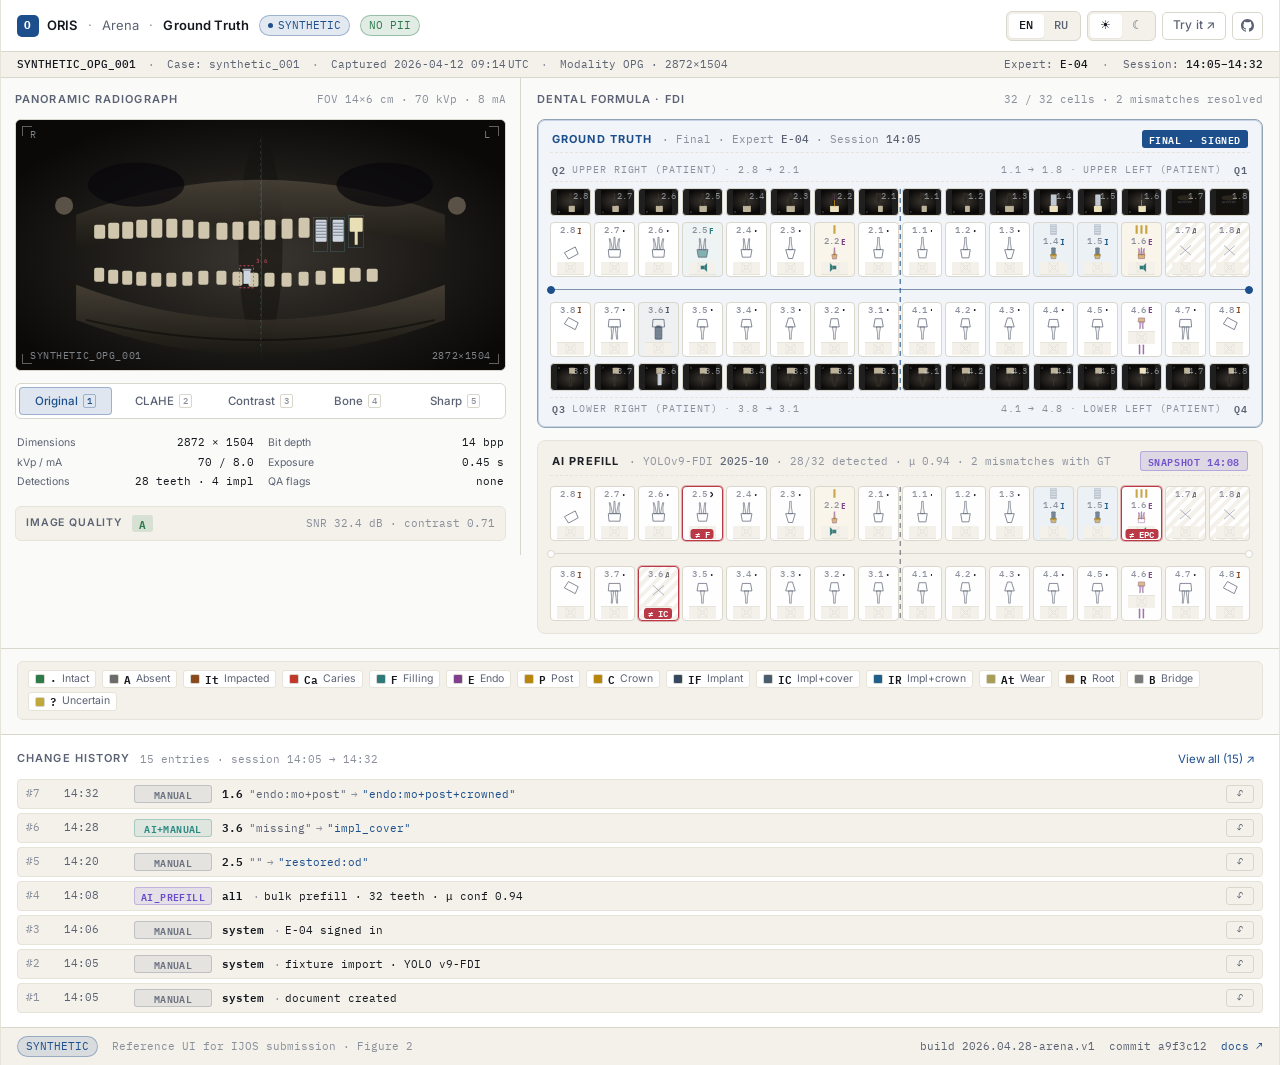
<file: docs/figure2.html>
<!doctype html>
<html lang="en" data-theme="light" data-lang="en">
<head>
<meta charset="utf-8">
<title>ORIS v0.1 · Reference Application</title>
<meta name="viewport" content="width=1280">
<link rel="preconnect" href="https://fonts.googleapis.com">
<link rel="preconnect" href="https://fonts.gstatic.com" crossorigin>
<link href="https://fonts.googleapis.com/css2?family=Inter:wght@400;500;600;700&family=IBM+Plex+Mono:wght@400;500;600&display=swap" rel="stylesheet">
<style>
  /* ============ TOKENS ============ */
  :root {
    --bg: #050507;
    --surface: #0e1117;
    --surface-2: #161a24;
    --surface-3: #1d2230;
    --border: #242a3a;
    --border-soft: #1b202c;
    --border-strong: #3a4256;
    --text: #e6e8ee;
    --text-muted: #8a93a6;
    --text-dim: #5b6478;
    --accent: #6dc4d8;
    --accent-ink: #061013;
    --danger: #e0556b;

    --src-manual: #8a93a6;
    --src-ai: #a78bfa;
    --src-ai-manual: #5fbab2;

    /* status palette — print-safe, identical in both themes */
    --st-present: #2c7a4a;
    --st-missing: #6b6b6b;
    --st-impacted: #8a4a20;
    --st-caries: #c0392b;
    --st-attrition: #a89e58;
    --st-root: #8c5e2a;
    --st-restored: #2c7a7a;
    --st-endo: #7e3f8c;
    --st-impl: #34495e;
    --st-impl-cover: #4a5d70;
    --st-impl-heal: #5e6f80;
    --st-impl-rest: #1f5f8c;
    --st-post: #b8860b;
    --st-crowned: #b8860b;
    --st-bridge: #7a7a7a;
    --st-bar: #4a4a4a;
    --st-cantilever: #7a6a7a;
    --st-uncertain: #c0a83a;

    --font-ui: 'Inter', system-ui, sans-serif;
    --font-mono: 'IBM Plex Mono', ui-monospace, monospace;
  }
  [data-theme="light"] {
    --bg: #fafaf8;
    --surface: #ffffff;
    --surface-2: #f3f1ea;
    --surface-3: #ebe8de;
    --border: #d9d6cc;
    --border-soft: #e6e3d9;
    --border-strong: #b6b1a3;
    --text: #15181f;
    --text-muted: #5b6273;
    --text-dim: #8a8f9c;
    --accent: #1d4f8c;
    --accent-ink: #ffffff;
    --danger: #b8323f;

    --src-manual: #6b7180;
    --src-ai: #6b4cc8;
    --src-ai-manual: #2a8a82;
  }

  * { box-sizing: border-box; }
  html, body { margin: 0; padding: 0; }
  body {
    background: var(--bg);
    color: var(--text);
    font-family: var(--font-ui);
    font-size: 13px;
    line-height: 1.4;
    -webkit-font-smoothing: antialiased;
  }
  .mono { font-family: var(--font-mono); font-variant-numeric: tabular-nums; }
  .tabular { font-variant-numeric: tabular-nums; }
  :focus-visible { outline: 2px solid var(--accent); outline-offset: 2px; border-radius: 3px; }

  button { font: inherit; }

  /* ============ SHELL ============ */
  .app {
    width: 1280px;
    margin: 0 auto;
    background: var(--bg);
    border-left: 1px solid var(--border-soft);
    border-right: 1px solid var(--border-soft);
  }

  /* ============ TOPBAR ============ */
  .topbar {
    height: 52px;
    display: flex; align-items: center;
    padding: 0 16px;
    border-bottom: 1px solid var(--border);
    background: var(--surface);
    gap: 10px;
    white-space: nowrap;
  }
  .brand { display: flex; align-items: center; gap: 8px; font-weight: 600; font-size: 13px; letter-spacing: 0.01em; white-space: nowrap; flex-shrink: 0; }
  .brand-mark {
    width: 22px; height: 22px; border-radius: 5px;
    background: var(--accent); color: var(--accent-ink);
    display: grid; place-items: center;
    font-family: var(--font-mono); font-size: 11px; font-weight: 700;
  }
  .brand-sep { color: var(--text-dim); font-weight: 400; padding: 0 2px; }
  .brand-sub { color: var(--text-muted); font-weight: 400; }
  .brand-mode { color: var(--text); font-weight: 600; }

  .pill {
    display: inline-flex; align-items: center; gap: 5px;
    padding: 2px 8px; border-radius: 999px;
    font-family: var(--font-mono); font-size: 10.5px;
    border: 1px solid;
    white-space: nowrap;
    flex-shrink: 0;
  }
  .pill.synthetic {
    background: color-mix(in srgb, var(--accent) 12%, transparent);
    color: var(--accent);
    border-color: color-mix(in srgb, var(--accent) 35%, transparent);
  }
  .pill.no-pii {
    background: color-mix(in srgb, var(--st-present) 14%, transparent);
    color: var(--st-present);
    border-color: color-mix(in srgb, var(--st-present) 40%, transparent);
  }

  .topbar-right { margin-left: auto; display: flex; align-items: center; gap: 6px; }
  .seg {
    display: inline-flex; padding: 2px;
    background: var(--surface-2); border: 1px solid var(--border);
    border-radius: 6px;
  }
  .seg button {
    height: 24px; padding: 0 10px;
    background: transparent; border: 0;
    color: var(--text-muted);
    font-size: 11.5px; font-weight: 500;
    border-radius: 4px; cursor: pointer;
    font-family: var(--font-mono);
    letter-spacing: 0.03em;
  }
  .seg button[aria-pressed="true"] {
    background: var(--surface); color: var(--text);
    box-shadow: 0 1px 2px rgba(0,0,0,.06);
  }
  [data-theme="dark"] .seg button[aria-pressed="true"] { background: var(--surface-3); }

  .icon-btn {
    height: 28px; min-width: 28px; padding: 0 8px;
    display: inline-flex; align-items: center; justify-content: center; gap: 6px;
    background: transparent; color: var(--text-muted);
    border: 1px solid var(--border); border-radius: 5px;
    font-size: 12px; cursor: pointer;
    transition: color .12s, border-color .12s;
  }
  .icon-btn:hover { color: var(--text); border-color: var(--text-dim); }
  .icon-btn svg { width: 13px; height: 13px; }

  /* ============ INFO STRIP ============ */
  .infostrip {
    height: 26px;
    display: flex; align-items: center; gap: 12px;
    padding: 0 16px;
    background: var(--surface-2);
    border-bottom: 1px solid var(--border);
    font-size: 11px; color: var(--text-muted);
    font-family: var(--font-mono);
    white-space: nowrap;
    overflow: hidden;
  }
  .infostrip b { color: var(--text); font-weight: 500; }
  .infostrip .sep { color: var(--text-dim); }
  .infostrip .right { margin-left: auto; display: flex; gap: 14px; }

  /* ============ MAIN: production darwin_lab pattern ============ */
  /* Grid layout: 520px OPG + fluid formulas. Sticky disabled — preview widths
     are too narrow for sticky to behave as in production (1600+ workstation). */
  .arena-body {
    display: grid;
    grid-template-columns: 520px 1fr;
    align-items: start;
    min-width: 0;
  }
  .arena-opg-col {
    border-right: 1px solid var(--border);
    min-width: 0;
  }
  .arena-formulas-col {
    min-width: 0;
    padding: 14px 16px;
    display: flex; flex-direction: column; gap: 12px;
  }
  .legend-wrap {
    padding: 0 16px 14px;
    border-top: 1px solid var(--border);
    padding-top: 12px;
  }

  /* ============ LEFT: OPG ============ */
  .left { padding: 14px; display: flex; flex-direction: column; gap: 12px; }

  .panel-head {
    display: flex; align-items: baseline; gap: 10px;
  }
  .panel-title {
    font-size: 11px; text-transform: uppercase; letter-spacing: 0.1em;
    color: var(--text-muted); font-weight: 600;
  }
  .panel-meta {
    margin-left: auto;
    font-family: var(--font-mono); font-size: 10.5px; color: var(--text-dim);
  }

  .opg-stage {
    width: 100%;
    aspect-ratio: 488 / 250;
    background: #08090b;
    border: 1px solid var(--border);
    border-radius: 6px;
    overflow: hidden;
    position: relative;
  }
  [data-theme="light"] .opg-stage { background: #1a1a1a; }
  .opg-stage svg { width: 100%; height: 100%; display: block; }
  .opg-overlay {
    position: absolute; inset: 0;
    pointer-events: none;
    color: rgba(220,230,240,.55);
    font-family: var(--font-mono); font-size: 9.5px;
    letter-spacing: 0.06em; text-transform: uppercase;
  }
  .opg-overlay .corner { position: absolute; width: 10px; height: 10px; border: 1px solid rgba(255,255,255,.35); }
  .opg-overlay .corner.tl { top: 6px; left: 6px; border-right: 0; border-bottom: 0; }
  .opg-overlay .corner.tr { top: 6px; right: 6px; border-left: 0; border-bottom: 0; }
  .opg-overlay .corner.bl { bottom: 6px; left: 6px; border-right: 0; border-top: 0; }
  .opg-overlay .corner.br { bottom: 6px; right: 6px; border-left: 0; border-top: 0; }
  .opg-overlay .meta-tl { position: absolute; top: 8px; left: 14px; }
  .opg-overlay .meta-tr { position: absolute; top: 8px; right: 14px; }
  .opg-overlay .meta-bl { position: absolute; bottom: 8px; left: 14px; }
  .opg-overlay .meta-br { position: absolute; bottom: 8px; right: 14px; }
  .opg-overlay .axis { position: absolute; left: 50%; top: 6px; bottom: 6px; width: 1px; background: linear-gradient(to bottom, transparent, rgba(109,196,216,.25), transparent); }

  .filter-bar {
    display: flex; gap: 4px;
    background: var(--surface);
    border: 1px solid var(--border);
    border-radius: 6px;
    padding: 3px;
  }
  .filter-btn {
    flex: 1; height: 28px;
    background: transparent; border: 1px solid transparent;
    color: var(--text-muted);
    font-size: 11.5px; font-weight: 500;
    border-radius: 4px; cursor: pointer;
    display: inline-flex; align-items: center; justify-content: center; gap: 5px;
    transition: color .12s, background .12s;
  }
  .filter-btn:hover { color: var(--text); background: var(--surface-2); }
  .filter-btn[aria-pressed="true"] {
    background: color-mix(in srgb, var(--accent) 14%, transparent);
    color: var(--accent);
    border-color: color-mix(in srgb, var(--accent) 35%, transparent);
  }
  .filter-btn .kbd {
    font-family: var(--font-mono); font-size: 9px;
    color: var(--text-dim); border: 1px solid var(--border); border-radius: 2px;
    padding: 0 3px; line-height: 1.4;
  }
  .filter-btn[aria-pressed="true"] .kbd { color: var(--accent); border-color: color-mix(in srgb, var(--accent) 35%, transparent); }

  .opg-meta-grid {
    display: grid; grid-template-columns: 1fr 1fr; gap: 4px 14px;
    font-size: 11px;
    padding: 4px 2px;
  }
  .opg-meta-grid .row { display: flex; justify-content: space-between; gap: 8px; align-items: baseline; min-width: 0; }
  .opg-meta-grid .label { color: var(--text-muted); white-space: nowrap; flex-shrink: 0; font-size: 10.5px; }
  .opg-meta-grid .val { color: var(--text); font-family: var(--font-mono); font-size: 10.5px; white-space: nowrap; overflow: hidden; text-overflow: ellipsis; }

  .qa-row {
    display: flex; align-items: center; gap: 10px;
    padding: 8px 10px;
    background: var(--surface-2);
    border: 1px solid var(--border-soft);
    border-radius: 6px;
    font-size: 11.5px;
  }
  .qa-row .label { color: var(--text-muted); font-size: 10.5px; text-transform: uppercase; letter-spacing: 0.08em; font-weight: 600; }
  .qa-row .grade {
    font-family: var(--font-mono); color: var(--st-present);
    background: color-mix(in srgb, var(--st-present) 14%, transparent);
    padding: 1px 7px; border-radius: 3px;
    font-size: 11px; font-weight: 600;
  }
  .qa-row .meta { margin-left: auto; font-family: var(--font-mono); font-size: 10.5px; color: var(--text-dim); }

  /* ============ FORMULA blocks ============ */
  .right { display: contents; }
  .formula-head {
    display: flex; align-items: baseline; gap: 10px;
  }
  .formula-actions { margin-left: auto; display: flex; gap: 6px; }

  /* Wrapper blocks */
  .block {
    border: 1px solid var(--border);
    border-radius: 8px;
    padding: 10px 12px 12px;
    display: flex; flex-direction: column; gap: 6px;
    min-width: 0;
    background: var(--surface);
  }
  .block.gt {
    background: color-mix(in srgb, var(--accent) 6%, var(--surface));
    border-color: color-mix(in srgb, var(--accent) 38%, var(--border));
    box-shadow: 0 0 0 1px color-mix(in srgb, var(--accent) 20%, transparent) inset;
  }
  .block.ai {
    background: var(--surface-2);
    border-color: var(--border-soft);
    opacity: 0.96;
  }
  .block-head {
    display: flex; align-items: center; gap: 10px;
    padding: 0 2px 4px;
    border-bottom: 1px dashed var(--border-soft);
    margin-bottom: 4px;
    white-space: nowrap;
  }
  .block-head .ttl {
    font-size: 11px; text-transform: uppercase; letter-spacing: 0.1em;
    color: var(--text); font-weight: 700;
  }
  .block.gt .block-head .ttl {
    color: var(--accent);
  }
  .block-head .meta {
    font-family: var(--font-mono); font-size: 10.5px;
    color: var(--text-dim);
  }
  .block-head .meta b { color: var(--text-muted); font-weight: 500; }
  .block-head .badge {
    margin-left: auto;
    font-family: var(--font-mono); font-size: 10px;
    padding: 2px 7px; border-radius: 3px;
    letter-spacing: 0.06em; font-weight: 600;
  }
  .block.gt .block-head .badge { background: var(--accent); color: var(--accent-ink); }
  .block.ai .block-head .badge { background: color-mix(in srgb, var(--src-ai) 16%, transparent); color: var(--src-ai); border: 1px solid color-mix(in srgb, var(--src-ai) 35%, transparent); }

  /* Block-internal midline divider */
  .midline {
    position: relative;
    height: 1px;
    margin: 6px 0;
    background: var(--border);
  }
  .block.gt .midline { background: color-mix(in srgb, var(--accent) 50%, var(--border)); }
  .midline::before, .midline::after {
    content: ''; position: absolute; top: -3px; width: 6px; height: 6px;
    background: var(--surface); border: 1px solid var(--border); border-radius: 50%;
  }
  .block.gt .midline::before, .block.gt .midline::after {
    background: var(--accent);
    border-color: var(--accent);
  }
  .midline::before { left: -3px; }
  .midline::after { right: -3px; }
  .midline .lab {
    position: absolute; top: -7px; left: 50%; transform: translateX(-50%);
    background: var(--surface);
    padding: 0 8px;
    font-family: var(--font-mono); font-size: 9px;
    letter-spacing: 0.12em;
    color: var(--text-dim);
    text-transform: uppercase;
  }
  .block.gt .midline .lab { background: color-mix(in srgb, var(--accent) 6%, var(--surface)); color: var(--accent); }
  .block.ai .midline .lab { background: var(--surface-2); }

  /* AI block — same cell scale as GT (production pattern: identical structure, only chrome differs) */
  /* No size overrides; cells share --cell-w / --cell-h via .cells grid */

  /* mismatch indicator on AI cells */
  .cell.mismatch { position: relative; }
  .cell.mismatch .mm-flag {
    position: absolute; bottom: 1px; left: 50%; transform: translateX(-50%);
    display: inline-flex; align-items: center; gap: 2px;
    font-family: var(--font-mono); font-size: 8.5px;
    color: white; background: var(--danger);
    padding: 1px 4px; border-radius: 3px;
    line-height: 1; font-weight: 600;
    z-index: 2;
    white-space: nowrap;
  }
  .cell.mismatch[data-diff]:hover::before {
    content: '✗ ' attr(data-ai) ' → ' attr(data-diff);
    position: absolute; bottom: calc(100% + 6px); left: 50%; transform: translateX(-50%);
    background: var(--danger); color: white;
    font-family: var(--font-mono); font-size: 10px;
    padding: 3px 7px; border-radius: 3px; white-space: nowrap;
    z-index: 10; pointer-events: none;
  }
  .cell.mismatch[data-diff]:hover::after {
    content: ''; position: absolute; bottom: calc(100% + 2px); left: 50%; transform: translateX(-50%);
    border: 4px solid transparent; border-top-color: var(--danger);
    z-index: 10; pointer-events: none;
  }
  .cell.selected[data-ostr]:hover::before {
    content: attr(data-ostr);
    position: absolute; bottom: calc(100% + 6px); left: 50%; transform: translateX(-50%);
    background: var(--accent); color: var(--accent-ink);
    font-family: var(--font-mono); font-size: 10px;
    padding: 3px 7px; border-radius: 3px; white-space: nowrap;
    z-index: 10; pointer-events: none;
  }

  /* Quadrant labels above carousel */
  .quad-row {
    display: grid;
    grid-template-columns: 1fr 1fr;
    font-family: var(--font-mono); font-size: 9.5px;
    color: var(--text-dim);
    letter-spacing: 0.1em;
    text-transform: uppercase;
    padding: 0 2px 4px;
    border-bottom: 1px dashed var(--border-soft);
  }
  .quad-row .q { display: flex; align-items: center; gap: 6px; }
  .quad-row .q.right { justify-content: flex-end; }
  .quad-row .q .num { color: var(--text-muted); font-weight: 600; }

  /* Carousel of crops */
  .crops {
    display: grid;
    grid-template-columns: repeat(16, minmax(0, 1fr));
    gap: 3px;
    min-width: 0;
  }
  .crop {
    position: relative;
    aspect-ratio: 80 / 56;
    background: #0a0a0a;
    border: 1px solid var(--border);
    border-radius: 4px;
    overflow: hidden;
    cursor: zoom-in;
    transition: border-color .12s, transform .12s;
  }
  .crop:hover { border-color: var(--accent); transform: translateY(-1px); }
  [data-theme="light"] .crop { background: #1f1f1f; }
  .crop svg { width: 100%; height: 100%; display: block; }
  .crop .crop-fdi {
    position: absolute; top: 1px; right: 2px;
    font-family: var(--font-mono); font-size: 8.5px;
    color: rgba(220,230,240,.55);
  }
  .crop.flipped svg { transform: scaleY(-1); }

  /* AI prefill row */
  .row-band {
    display: grid;
    grid-template-columns: 78px 1fr;
    gap: 6px;
    align-items: stretch;
  }
  .band-label {
    display: flex; flex-direction: column; justify-content: center;
    padding: 4px 6px;
    border-right: 1px dashed var(--border-soft);
  }
  .band-label .ttl {
    font-size: 10.5px; text-transform: uppercase; letter-spacing: 0.08em;
    color: var(--text-muted); font-weight: 600;
  }
  .band-label .sub {
    font-family: var(--font-mono); font-size: 9.5px; color: var(--text-dim); margin-top: 2px;
  }
  .band-label .conf {
    font-family: var(--font-mono); font-size: 10.5px;
    margin-top: 4px; color: var(--src-ai); font-weight: 500;
  }
  .row-band.gt .band-label .ttl { color: var(--text); }
  .row-band.gt .band-label .pip {
    display: inline-block; width: 6px; height: 6px;
    border-radius: 50%; background: var(--accent);
    margin-right: 5px; vertical-align: middle;
  }

  .cells {
    display: grid;
    grid-template-columns: repeat(16, minmax(0, 1fr));
    gap: 3px;
    min-width: 0;
  }

  .cell {
    aspect-ratio: 48 / 64;
    min-width: 0;
    background: var(--surface);
    border: 1px solid var(--border);
    border-radius: 4px;
    position: relative;
    display: flex; flex-direction: column;
    align-items: stretch;
    overflow: hidden;
    cursor: pointer;
    transition: border-color .12s, transform .12s, box-shadow .12s;
  }
  .cell:hover { border-color: var(--text-muted); }
  .cell.selected {
    border-color: var(--accent);
    box-shadow: 0 0 0 2px color-mix(in srgb, var(--accent) 25%, transparent);
  }
  .cell.mismatch {
    border-color: var(--danger);
    box-shadow: 0 0 0 1px color-mix(in srgb, var(--danger) 35%, transparent);
  }
  .cell.flipped .anatomy { transform: scaleY(-1); }
  .cell.flipped .surfaces { transform: scaleY(-1); }

  /* Vertical midline (FDI sagittal plane) — separator on 8th cell of each row */
  /* Vertical anatomical centerline — one independent line per chart.
     Each chart's line is positioned absolutely on the .block element and
     spans from that block's top crops/cell row down to its bottom one,
     never crossing the gap to the other block. */
  .cell.midline-right { /* class kept for legacy; no styling */ }
  .block.gt, .block.ai { position: relative; }
  .anatomical-axis {
    position: absolute;
    left: 50%;
    width: 1.5px;
    transform: translateX(-0.75px);
    pointer-events: none;
    z-index: 5;
    /* Dashed look via mask. */
    -webkit-mask-image: repeating-linear-gradient(to bottom, #000 0 5px, transparent 5px 9px);
            mask-image: repeating-linear-gradient(to bottom, #000 0 5px, transparent 5px 9px);
  }
  .block.gt .anatomical-axis {
    background: color-mix(in srgb, var(--accent) 70%, transparent);
  }
  .block.ai .anatomical-axis {
    background: color-mix(in srgb, var(--text-muted) 70%, transparent);
  }

  /* Inline cell-root SVG block — sits above crown for upper, below for lower (production darwin_lab pattern) */
  .cell .cell-root {
    height: 11px;
    display: flex; align-items: center; justify-content: center;
    pointer-events: none;
    opacity: 0.75;
    flex-shrink: 0;
  }
  .cell .cell-root svg { display: block; width: 100%; height: 100%; }
  /* hide cell-root for cells without endo/root indication */
  .cell:not(.has-root) .cell-root { display: none; }

  /* Cell internals — flex column with ordered rows.
     Top row: FDI label + status abbr (no overlap).
     Middle: anatomy SVG (flex:1).
     Optional: cell-root SVG (above for upper, below for lower).
     Bottom: surface map polygon. */
  .cell .head {
    display: flex; align-items: center; justify-content: space-between;
    padding: 1px 3px 0;
    gap: 2px;
    min-height: 11px;
    order: 1;
  }
  .cell .fdi {
    font-family: var(--font-mono); font-size: 8.5px;
    color: var(--text-dim);
    font-weight: 500;
    line-height: 1;
    flex-shrink: 0;
  }
  .cell .abbr {
    font-family: var(--font-mono); font-size: 9px;
    font-weight: 600;
    color: var(--text);
    line-height: 1;
    overflow: hidden;
    text-overflow: ellipsis;
    white-space: nowrap;
    min-width: 0;
    text-align: right;
  }
  .cell .anatomy {
    flex: 1;
    display: flex; align-items: center; justify-content: center;
    padding: 1px;
    min-height: 0;
    order: 2;
  }
  .cell .anatomy svg { display: block; width: 100%; height: 100%; }
  .cell .surfaces {
    height: 13px;
    display: flex; align-items: center; justify-content: center;
    border-top: 1px solid var(--border-soft);
    background: var(--surface-2);
    order: 3;
    flex-shrink: 0;
  }
  .cell .surfaces svg { display: block; height: 11px; width: 11px; }

  /* upper: cell-root above crown (visually) but in flow ordered first.
     But .flipped flips anatomy via scaleY — so for upper cells the cell-root
     stays anatomically "below" the inverted crown, which is correct. */
  .cell.flipped .cell-root { order: 0; }
  .cell:not(.flipped) .cell-root { order: 4; }

  /* Visual cell variants by status */
  .cell.s-missing { background: repeating-linear-gradient(135deg, var(--surface) 0 4px, var(--surface-2) 4px 8px); color: var(--text-dim); }
  .cell.s-missing .abbr { color: var(--text-dim); }
  .cell.s-impl-cover { background: color-mix(in srgb, var(--st-impl) 8%, var(--surface)); }
  .cell.s-impl-restored { background: color-mix(in srgb, var(--st-impl-rest) 9%, var(--surface)); }
  .cell.s-endo-post-crowned { background: color-mix(in srgb, var(--st-crowned) 8%, var(--surface)); }
  .cell.s-restored { background: color-mix(in srgb, var(--st-restored) 8%, var(--surface)); }

  /* Small status legend */
  .legend {
    display: flex; flex-wrap: wrap; gap: 4px 6px;
    padding: 8px 10px;
    background: var(--surface-2);
    border: 1px solid var(--border-soft);
    border-radius: 6px;
  }
  .legend-item {
    display: inline-flex; align-items: center; gap: 5px;
    padding: 1px 6px;
    font-size: 11px;
    border-radius: 3px;
    background: var(--surface);
    border: 1px solid var(--border-soft);
  }
  .legend-item .swatch {
    width: 10px; height: 10px; border-radius: 2px;
    border: 1px solid var(--border);
  }
  .legend-item .ab { font-family: var(--font-mono); font-size: 10.5px; color: var(--text); font-weight: 600; }
  .legend-item .nm { color: var(--text-muted); font-size: 10.5px; }

  /* ============ HISTORY ============ */
  .history {
    border-top: 1px solid var(--border);
    padding: 12px 16px 14px;
    background: var(--surface);
  }
  .history-head { white-space: nowrap; }
  .history-head {
    display: flex; align-items: center; gap: 10px;
    margin-bottom: 8px;
  }
  .history-title { font-size: 11px; text-transform: uppercase; letter-spacing: 0.1em; color: var(--text-muted); font-weight: 600; }
  .history-meta { font-family: var(--font-mono); font-size: 10.5px; color: var(--text-dim); }
  .history-actions { margin-left: auto; display: flex; gap: 6px; }
  .history-link {
    background: transparent; border: 0;
    color: var(--accent); font-size: 11.5px;
    cursor: pointer; padding: 4px 8px;
    border-radius: 4px;
  }
  .history-link:hover { background: color-mix(in srgb, var(--accent) 12%, transparent); }

  .history-strip {
    display: grid; gap: 4px;
  }
  .hist-item {
    display: grid;
    grid-template-columns: 28px 60px 78px 1fr 28px;
    align-items: center;
    gap: 10px;
    padding: 5px 8px;
    background: var(--surface-2);
    border: 1px solid var(--border-soft);
    border-radius: 4px;
    font-size: 11.5px;
  }
  .hist-item .seq {
    font-family: var(--font-mono); font-size: 11px;
    color: var(--text-dim);
  }
  .hist-item .ts {
    font-family: var(--font-mono); font-size: 11px;
    color: var(--text-muted);
  }
  .hist-item .src {
    font-size: 10px; font-family: var(--font-mono);
    text-transform: uppercase; letter-spacing: 0.04em;
    padding: 1px 6px; border-radius: 3px;
    text-align: center;
    border: 1px solid;
    font-weight: 600;
  }
  .hist-item .src.manual { color: var(--src-manual); background: color-mix(in srgb, var(--src-manual) 10%, transparent); border-color: color-mix(in srgb, var(--src-manual) 30%, transparent); }
  .hist-item .src.ai_prefill { color: var(--src-ai); background: color-mix(in srgb, var(--src-ai) 10%, transparent); border-color: color-mix(in srgb, var(--src-ai) 30%, transparent); }
  .hist-item .src.ai_prefill_then_manual { color: var(--src-ai-manual); background: color-mix(in srgb, var(--src-ai-manual) 10%, transparent); border-color: color-mix(in srgb, var(--src-ai-manual) 30%, transparent); }
  .hist-item .diff { color: var(--text); font-family: var(--font-mono); font-size: 11px; }
  .hist-item .diff em { color: var(--text-dim); font-style: normal; padding: 0 4px; }
  .hist-item .diff .a { color: var(--text-muted); }
  .hist-item .diff .b { color: var(--accent); }
  .hist-item .diff .fdi { color: var(--text); font-weight: 600; padding-right: 6px; }
  .hist-item .roll {
    background: transparent; border: 1px solid var(--border);
    color: var(--text-muted);
    font-size: 10px; padding: 1px 4px;
    border-radius: 3px; cursor: pointer;
    font-family: var(--font-mono);
  }
  .hist-item .roll:hover { color: var(--danger); border-color: var(--danger); }

  /* ============ FOOTER ============ */
  .footer {
    border-top: 1px solid var(--border);
    background: var(--surface-2);
    padding: 8px 16px;
    display: flex; align-items: center; gap: 14px;
    font-family: var(--font-mono); font-size: 10.5px;
    color: var(--text-muted);
    white-space: nowrap;
  }
  .footer .right { margin-left: auto; display: flex; gap: 14px; }
  .footer .ref { color: var(--text-dim); }
  .footer a { color: var(--accent); text-decoration: none; }

  /* ============ I18N ============ */
  [data-lang="en"] .ru-only { display: none; }
  [data-lang="ru"] .en-only { display: none; }
</style>
</head>
<body>
<div class="app">
  <!-- =========== TOPBAR =========== -->
  <header class="topbar">
    <div class="brand">
      <span class="brand-mark">O</span>
      <span>ORIS</span>
      <span class="brand-sep">·</span>
      <span class="brand-sub">Arena</span>
      <span class="brand-sep">·</span>
      <span class="brand-mode" data-i18n="mode.gt">Ground Truth</span>
    </div>
    <span class="pill synthetic"><span style="width:5px;height:5px;border-radius:50%;background:currentColor"></span>SYNTHETIC</span>
    <span class="pill no-pii">NO&nbsp;PII</span>

    <div class="topbar-right">
      <div class="seg" role="tablist" aria-label="Language">
        <button data-lang-toggle="en" aria-pressed="true">EN</button>
        <button data-lang-toggle="ru" aria-pressed="false">RU</button>
      </div>
      <div class="seg" role="tablist" aria-label="Theme">
        <button data-theme-toggle="light" aria-pressed="true" title="Light"><span aria-hidden="true">☀</span></button>
        <button data-theme-toggle="dark" aria-pressed="false" title="Dark"><span aria-hidden="true">☾</span></button>
      </div>
      <a href="/play" class="icon-btn" title="Interactive playground" data-i18n-title="nav.play" style="text-decoration:none; padding:4px 10px; font-size:12px; font-weight:500; letter-spacing:0.01em;" data-i18n="nav.play">Try it ↗</a>
      <a href="https://github.com/zmeik/oris" target="_blank" rel="noopener" class="icon-btn" title="GitHub" aria-label="GitHub repository">
        <svg viewBox="0 0 16 16" fill="currentColor" aria-hidden="true"><path d="M8 0C3.58 0 0 3.58 0 8a8 8 0 005.47 7.59c.4.07.55-.17.55-.38 0-.19-.01-.82-.01-1.49-2.01.37-2.53-.49-2.69-.94-.09-.23-.48-.94-.82-1.13-.28-.15-.68-.52-.01-.53.63-.01 1.08.58 1.23.82.72 1.21 1.87.87 2.33.66.07-.52.28-.87.51-1.07-1.78-.2-3.64-.89-3.64-3.95 0-.87.31-1.59.82-2.15-.08-.2-.36-1.02.08-2.12 0 0 .67-.21 2.2.82.64-.18 1.32-.27 2-.27.68 0 1.36.09 2 .27 1.53-1.04 2.2-.82 2.2-.82.44 1.1.16 1.92.08 2.12.51.56.82 1.27.82 2.15 0 3.07-1.87 3.75-3.65 3.95.29.25.54.73.54 1.48 0 1.07-.01 1.93-.01 2.2 0 .21.15.46.55.38A8.013 8.013 0 0016 8c0-4.42-3.58-8-8-8z"/></svg>
      </a>
    </div>
  </header>

  <!-- =========== INFO STRIP =========== -->
  <div class="infostrip">
    <span><b>SYNTHETIC_OPG_001</b></span>
    <span class="sep">·</span>
    <span><span data-i18n="meta.case">Case</span>: synthetic_001</span>
    <span class="sep">·</span>
    <span><span data-i18n="meta.captured">Captured</span> 2026-04-12 09:14&thinsp;UTC</span>
    <span class="sep">·</span>
    <span><span data-i18n="meta.modality">Modality</span> OPG · 2872×1504</span>
    <div class="right">
      <span><span data-i18n="meta.expert">Expert</span>: <b>E-04</b></span>
      <span class="sep">·</span>
      <span><span data-i18n="meta.session">Session</span>: <b>14:05–14:32</b></span>
    </div>
  </div>

  <!-- =========== MAIN =========== -->
  <main>
   <div class="arena-body">
    <!-- ===== LEFT: OPG col (sticky) ===== -->
    <section class="arena-opg-col left">
      <div class="panel-head">
        <span class="panel-title" data-i18n="opg.title">Panoramic radiograph</span>
        <span class="panel-meta">FOV 14×6 cm · 70 kVp · 8 mA</span>
      </div>

      <div class="opg-stage">
        <svg viewBox="0 0 488 250" preserveAspectRatio="xMidYMid slice" aria-label="Synthetic panoramic radiograph">
          <defs>
            <radialGradient id="opgGrad" cx="50%" cy="55%" r="60%">
              <stop offset="0%" stop-color="#3a3530"/>
              <stop offset="60%" stop-color="#1c1a17"/>
              <stop offset="100%" stop-color="#0a0908"/>
            </radialGradient>
            <radialGradient id="archG" cx="50%" cy="50%" r="50%">
              <stop offset="0%" stop-color="#d6cfb8"/>
              <stop offset="80%" stop-color="#7a7160"/>
              <stop offset="100%" stop-color="#3c3830" stop-opacity="0"/>
            </radialGradient>
            <linearGradient id="boneG" x1="0" x2="0" y1="0" y2="1">
              <stop offset="0%" stop-color="#4a4338"/>
              <stop offset="100%" stop-color="#1a1813"/>
            </linearGradient>
            <filter id="grain"><feTurbulence type="fractalNoise" baseFrequency="0.9" numOctaves="2" seed="3"/><feColorMatrix values="0 0 0 0 0  0 0 0 0 0  0 0 0 0 0  0 0 0 0.06 0"/><feComposite in2="SourceGraphic" operator="in"/></filter>
          </defs>
          <rect width="488" height="250" fill="url(#opgGrad)"/>
          <!-- Spine column shadow -->
          <ellipse cx="244" cy="125" rx="22" ry="105" fill="#15130f" opacity="0.55"/>
          <!-- Mandibular arch (lower) -->
          <path d="M 60 165 Q 244 235 428 165 L 428 200 Q 244 270 60 200 Z" fill="url(#boneG)" opacity="0.85"/>
          <!-- Maxillary arch (upper) -->
          <path d="M 60 95 Q 244 25 428 95 L 428 130 Q 244 80 60 130 Z" fill="url(#boneG)" opacity="0.85"/>
          <!-- Sinus voids -->
          <ellipse cx="120" cy="65" rx="48" ry="22" fill="#08070a" opacity="0.7"/>
          <ellipse cx="368" cy="65" rx="48" ry="22" fill="#08070a" opacity="0.7"/>
          <!-- TMJ heads -->
          <circle cx="48" cy="86" r="9" fill="#5a5246"/>
          <circle cx="440" cy="86" r="9" fill="#5a5246"/>
          <!-- Tooth crowns row, upper -->
          <g fill="#cfc6ad">
            <!-- Q2 (left in image: indices 0..7) -->
            <rect x="78"  y="105" width="11" height="14" rx="2"/>
            <rect x="92"  y="103" width="11" height="16" rx="2"/>
            <rect x="106" y="102" width="11" height="17" rx="2"/>
            <rect x="120" y="100" width="11" height="18" rx="2"/>
            <rect x="135" y="99"  width="11" height="19" rx="2"/>
            <rect x="150" y="99"  width="11" height="19" rx="2"/>
            <rect x="166" y="100" width="11" height="18" rx="2"/>
            <rect x="182" y="102" width="11" height="17" rx="2"/>
            <!-- Q1 -->
            <rect x="200" y="103" width="11" height="17" rx="2"/>
            <rect x="216" y="102" width="11" height="18" rx="2"/>
            <rect x="232" y="101" width="11" height="19" rx="2"/>
            <rect x="248" y="100" width="11" height="20" rx="2"/>
            <rect x="265" y="99"  width="11" height="20" rx="2"/>
            <rect x="282" y="98"  width="11" height="20" rx="2"/>
            <!-- 1.5 implant fixture (cyan threaded) -->
            <g>
              <rect x="299" y="100" width="11" height="22" rx="1" fill="#cfd6e0"/>
              <rect x="299" y="102" width="11" height="1" fill="#7a8290"/>
              <rect x="299" y="105" width="11" height="1" fill="#7a8290"/>
              <rect x="299" y="108" width="11" height="1" fill="#7a8290"/>
              <rect x="299" y="111" width="11" height="1" fill="#7a8290"/>
              <rect x="299" y="114" width="11" height="1" fill="#7a8290"/>
              <rect x="299" y="117" width="11" height="1" fill="#7a8290"/>
            </g>
            <!-- 1.4 implant fixture -->
            <g>
              <rect x="316" y="100" width="11" height="22" rx="1" fill="#cfd6e0"/>
              <rect x="316" y="103" width="11" height="1" fill="#7a8290"/>
              <rect x="316" y="106" width="11" height="1" fill="#7a8290"/>
              <rect x="316" y="109" width="11" height="1" fill="#7a8290"/>
              <rect x="316" y="112" width="11" height="1" fill="#7a8290"/>
              <rect x="316" y="115" width="11" height="1" fill="#7a8290"/>
            </g>
            <!-- 1.6 endo+post+crowned (radiopaque crown + post) -->
            <g>
              <rect x="333" y="98" width="13" height="14" rx="1" fill="#e8dfb6"/>
              <rect x="338" y="111" width="3" height="14" fill="#e8dfb6"/>
            </g>
            <!-- 1.7, 1.8 missing (gap) -->
          </g>
          <!-- Tooth crowns lower -->
          <g fill="#cfc6ad">
            <rect x="78"  y="148" width="10" height="14" rx="2"/>
            <rect x="92"  y="150" width="10" height="14" rx="2"/>
            <rect x="106" y="151" width="10" height="14" rx="2"/>
            <rect x="120" y="152" width="10" height="14" rx="2"/>
            <rect x="135" y="153" width="10" height="14" rx="2"/>
            <rect x="150" y="153" width="10" height="14" rx="2"/>
            <rect x="166" y="152" width="10" height="14" rx="2"/>
            <rect x="182" y="151" width="10" height="14" rx="2"/>
            <rect x="200" y="151" width="10" height="14" rx="2"/>
            <rect x="216" y="152" width="10" height="14" rx="2"/>
            <rect x="232" y="153" width="10" height="14" rx="2"/>
            <rect x="248" y="153" width="10" height="14" rx="2"/>
            <rect x="265" y="153" width="10" height="14" rx="2"/>
            <rect x="282" y="152" width="10" height="14" rx="2"/>
            <rect x="299" y="151" width="10" height="14" rx="2"/>
            <!-- 4.6 endo+restored+crowned (radiopaque) -->
            <rect x="316" y="148" width="12" height="16" rx="1" fill="#e8dfb6"/>
            <rect x="333" y="148" width="11" height="14" rx="2"/>
            <rect x="350" y="149" width="11" height="13" rx="2"/>
            <!-- 3.6 (after midline) impl_cover - subtle screw -->
            <g>
              <rect x="226" y="149" width="9" height="2" rx="1" fill="#aab2bf"/>
              <rect x="227" y="151" width="7" height="13" fill="#cfd6e0"/>
            </g>
          </g>
          <!-- IAN canal hint -->
          <path d="M 70 200 Q 244 240 418 200" stroke="#0a0907" stroke-width="2" fill="none" opacity="0.55"/>
          <!-- Midline guide -->
          <line x1="244" y1="20" x2="244" y2="230" stroke="#6dc4d8" stroke-opacity="0.18" stroke-dasharray="2 4"/>
          <!-- detection bboxes (subtle) -->
          <g stroke="#6dc4d8" stroke-opacity="0.35" fill="none" stroke-width="0.5">
            <rect x="332" y="96" width="15" height="32"/>
            <rect x="297" y="98" width="14" height="34"/>
            <rect x="314" y="98" width="14" height="34"/>
          </g>
          <!-- mismatch highlight on 3.6 -->
          <rect x="223" y="146" width="14" height="22" stroke="#e0556b" stroke-width="1" fill="none" stroke-dasharray="2 2" opacity="0.85"/>
          <text x="240" y="143" font-family="IBM Plex Mono, monospace" font-size="6" fill="#e0556b" opacity="0.9">3.6</text>
        </svg>
        <div class="opg-overlay" aria-hidden="true">
          <span class="corner tl"></span><span class="corner tr"></span>
          <span class="corner bl"></span><span class="corner br"></span>
          <span class="meta-tl">R</span>
          <span class="meta-tr">L</span>
          <span class="meta-bl">SYNTHETIC_OPG_001</span>
          <span class="meta-br">2872×1504</span>
          <span class="axis"></span>
        </div>
      </div>

      <!-- Filter buttons -->
      <div class="filter-bar" role="group" aria-label="Image filter">
        <button class="filter-btn" aria-pressed="true" data-filter="orig"><span data-i18n="filter.orig">Original</span><span class="kbd">1</span></button>
        <button class="filter-btn" aria-pressed="false" data-filter="clahe">CLAHE<span class="kbd">2</span></button>
        <button class="filter-btn" aria-pressed="false" data-filter="contrast"><span data-i18n="filter.contrast">Contrast</span><span class="kbd">3</span></button>
        <button class="filter-btn" aria-pressed="false" data-filter="bone"><span data-i18n="filter.bone">Bone</span><span class="kbd">4</span></button>
        <button class="filter-btn" aria-pressed="false" data-filter="sharp"><span data-i18n="filter.sharp">Sharp</span><span class="kbd">5</span></button>
      </div>

      <!-- Technical metadata grid -->
      <div class="opg-meta-grid">
        <div class="row"><span class="label" data-i18n="meta.dim">Dimensions</span><span class="val">2872 × 1504</span></div>
        <div class="row"><span class="label" data-i18n="meta.bit">Bit depth</span><span class="val">14 bpp</span></div>
        <div class="row"><span class="label" data-i18n="meta.kvp">kVp / mA</span><span class="val">70 / 8.0</span></div>
        <div class="row"><span class="label" data-i18n="meta.expmA">Exposure</span><span class="val">0.45 s</span></div>
        <div class="row"><span class="label" data-i18n="meta.det">Detections</span><span class="val">28 teeth · 4 impl</span></div>
        <div class="row"><span class="label" data-i18n="meta.qa">QA flags</span><span class="val">none</span></div>
      </div>

      <div class="qa-row">
        <span class="label" data-i18n="qa.label">Image quality</span>
        <span class="grade">A</span>
        <span class="meta">SNR 32.4 dB · contrast 0.71</span>
      </div>
    </section>

    <!-- ===== RIGHT: formulas col (GT + AI stack) ===== -->
    <section class="arena-formulas-col">
      <div class="formula-head">
        <span class="panel-title" data-i18n="formula.title">Dental formula · FDI</span>
        <span class="panel-meta">32 / 32 cells · 2 mismatches resolved</span>
      </div>

      <!-- ===================================================
           BLOCK 1 — GROUND TRUTH (full documentation w/ crops)
           =================================================== -->
      <section class="block gt" aria-label="Ground truth block">
        <div class="anatomical-axis" aria-hidden="true"></div>
        <div class="block-head">
          <span class="ttl" data-i18n="block.gt.title">Ground truth</span>
          <span class="meta">· <span data-i18n="block.gt.final">Final</span> · <span data-i18n="meta.expert">Expert</span> <b>E-04</b> · <span data-i18n="meta.session">Session</span> <b>14:05</b></span>
          <span class="badge" data-i18n="block.gt.badge">FINAL · SIGNED</span>
        </div>

        <!-- Quadrant labels above upper crops -->
        <div class="quad-row">
          <span class="q"><span class="num">Q2</span><span data-i18n="quad.upperRight">Upper right (patient)</span> · 2.8 → 2.1</span>
          <span class="q right">1.1 → 1.8 · <span data-i18n="quad.upperLeft">Upper left (patient)</span><span class="num" style="margin-left:6px">Q1</span></span>
        </div>

        <!-- Crops upper (roots UP — flipped) -->
        <div class="crops" id="cropsUpper" aria-label="Upper crops carousel"></div>

        <!-- GT row UPPER -->
        <div class="cells" id="gtUpper"></div>

        <!-- Midline divider -->
        <div class="midline" style="color: rgba(120, 140, 29, 0.404)"></div>

        <!-- GT row LOWER -->
        <div class="cells" id="gtLower"></div>

        <!-- Crops lower (roots DOWN) -->
        <div class="crops" id="cropsLower" aria-label="Lower crops carousel"></div>

        <!-- Quadrant labels under lower crops -->
        <div class="quad-row" style="border-bottom: 0; border-top: 1px dashed var(--border-soft); padding-top: 4px; padding-bottom: 0;">
          <span class="q"><span class="num">Q3</span><span data-i18n="quad.lowerRight">Lower right (patient)</span> · 3.8 → 3.1</span>
          <span class="q right">4.1 → 4.8 · <span data-i18n="quad.lowerLeft">Lower left (patient)</span><span class="num" style="margin-left:6px">Q4</span></span>
        </div>
      </section><!-- /.block.gt -->

      <!-- ===================================================
           BLOCK 2 — AI PREFILL (sibling of GT, same scale)
           =================================================== -->
      <section class="block ai" aria-label="AI prefill block">
        <div class="anatomical-axis" aria-hidden="true"></div>
        <div class="block-head">
          <span class="ttl" data-i18n="block.ai.title">AI prefill</span>
          <span class="meta">· YOLOv9-FDI <b>2025-10</b> · <span data-i18n="block.ai.det">28/32 detected</span> · μ 0.94 · <span data-i18n="block.ai.diff">2 mismatches with GT</span></span>
          <span class="badge" data-i18n="block.ai.badge">SNAPSHOT 14:08</span>
        </div>
        <div class="cells" id="aiUpper"></div>
        <div class="midline"></div>
        <div class="cells" id="aiLower"></div>
      </section><!-- /.block.ai -->

    </section><!-- /.arena-formulas-col -->
   </div><!-- /.arena-body -->

   <!-- Status legend — full-width below arena, above history -->
   <div class="legend-wrap">
     <div class="legend" id="legend"></div>
   </div>
  </main>

  <!-- =========== HISTORY =========== -->
  <section class="history" aria-labelledby="histTitle">
    <div class="history-head">
      <span class="history-title" id="histTitle" data-i18n="hist.title">Change history</span>
      <span class="history-meta">15 entries · session 14:05 → 14:32</span>
      <div class="history-actions">
        <button class="history-link" data-i18n="hist.viewAll">View all (15) ↗</button>
      </div>
    </div>
    <div class="history-strip" id="histStrip"></div>
  </section>

  <!-- =========== FOOTER =========== -->
  <footer class="footer">
    <span class="pill synthetic">SYNTHETIC</span>
    <span class="ref" data-i18n="footer.ref">Reference UI for IJOS submission · Figure 2</span>
    <div class="right">
      <span>build 2026.04.28-arena.v1</span>
      <span>commit a9f3c12</span>
      <a href="#">docs ↗</a>
    </div>
  </footer>
</div>

<script>
/* =========================================================
   Dictionaries
   ========================================================= */
const I18N = {
  en: {
    'mode.gt': 'Ground Truth',
    'nav.play': 'Try it ↗',
    'meta.case': 'Case',
    'meta.captured': 'Captured',
    'meta.modality': 'Modality',
    'meta.expert': 'Expert',
    'meta.session': 'Session',
    'opg.title': 'Panoramic radiograph',
    'filter.orig': 'Original',
    'filter.contrast': 'Contrast',
    'filter.bone': 'Bone',
    'filter.sharp': 'Sharp',
    'meta.dim': 'Dimensions',
    'meta.bit': 'Bit depth',
    'meta.kvp': 'kVp / mA',
    'meta.expmA': 'Exposure',
    'meta.det': 'Detections',
    'meta.qa': 'QA flags',
    'qa.label': 'Image quality',
    'formula.title': 'Dental formula · FDI',
    'quad.upperRight': 'Upper right (patient)',
    'quad.upperLeft': 'Upper left (patient)',
    'quad.lowerRight': 'Lower right (patient)',
    'quad.lowerLeft': 'Lower left (patient)',
    'row.ai': 'AI prefill',
    'row.gt': 'Ground truth',
    'block.gt.title': 'Ground truth',
    'block.gt.final': 'Final',
    'block.gt.badge': 'FINAL · SIGNED',
    'block.ai.title': 'AI prefill',
    'block.ai.det': '28/32 detected',
    'block.ai.diff': '2 mismatches with GT',
    'block.ai.badge': 'SNAPSHOT 14:08',
    'midline': '\\n',
    'hist.title': 'Change history',
    'hist.viewAll': 'View all (15) ↗',
    'footer.ref': 'Reference UI for IJOS submission · Figure 2',
  },
  ru: {
    'mode.gt': 'Эталон',
    'nav.play': 'Поиграть ↗',
    'meta.case': 'Случай',
    'meta.captured': 'Снято',
    'meta.modality': 'Модальность',
    'meta.expert': 'Эксперт',
    'meta.session': 'Сессия',
    'opg.title': 'Панорамный снимок',
    'filter.orig': 'Оригинал',
    'filter.contrast': 'Контраст',
    'filter.bone': 'Кость',
    'filter.sharp': 'Резкость',
    'meta.dim': 'Размер',
    'meta.bit': 'Битность',
    'meta.kvp': 'кВп / мА',
    'meta.expmA': 'Экспозиция',
    'meta.det': 'Детекции',
    'meta.qa': 'QA-флаги',
    'qa.label': 'Качество снимка',
    'formula.title': 'Зубная формула · FDI',
    'quad.upperRight': 'Верх. правый (пациент)',
    'quad.upperLeft': 'Верх. левый (пациент)',
    'quad.lowerRight': 'Ниж. правый (пациент)',
    'quad.lowerLeft': 'Ниж. левый (пациент)',
    'row.ai': 'AI-черновик',
    'row.gt': 'Эталон',
    'block.gt.title': 'Эталон',
    'block.gt.final': 'Финал',
    'block.gt.badge': 'ФИНАЛ · ПОДПИСАН',
    'block.ai.title': 'AI-черновик',
    'block.ai.det': '28 из 32 найдено',
    'block.ai.diff': '2 расхождения с GT',
    'block.ai.badge': 'СНИМОК 14:08',
    'midline': '\\n',
    'hist.title': 'История изменений',
    'hist.viewAll': 'Показать все (15) ↗',
    'footer.ref': 'Референсный UI для IJOS · Figure 2',
  },
};

/* =========================================================
   Status taxonomy — abbr per RU/EN convention (§1)
   ========================================================= */
const STATUSES = {
  present:           { ru: '·',   en: '·',  color: 'var(--st-present)',   name: { en: 'Intact',     ru: 'Интактный' } },
  missing:           { ru: 'О',   en: 'A',  color: 'var(--st-missing)',   name: { en: 'Absent',     ru: 'Отсутствует' } },
  impacted:          { ru: 'Rt',  en: 'It', color: 'var(--st-impacted)',  name: { en: 'Impacted',   ru: 'Ретинирован' } },
  caries:            { ru: 'С',   en: 'Ca', color: 'var(--st-caries)',    name: { en: 'Caries',     ru: 'Кариес' } },
  attrition:         { ru: 'Ст',  en: 'At', color: 'var(--st-attrition)', name: { en: 'Wear',       ru: 'Стираемость' } },
  root:              { ru: 'R',   en: 'R',  color: 'var(--st-root)',      name: { en: 'Root',       ru: 'Корень' } },
  restored:          { ru: 'П',   en: 'F',  color: 'var(--st-restored)',  name: { en: 'Filling',    ru: 'Пломба' } },
  endo:              { ru: 'Э',   en: 'E',  color: 'var(--st-endo)',      name: { en: 'Endo',       ru: 'Эндо' } },
  impl_fixture:      { ru: 'И',   en: 'IF', color: 'var(--st-impl)',      name: { en: 'Implant',    ru: 'Имплантат' } },
  impl_cover:        { ru: 'ИЗ',  en: 'IC', color: 'var(--st-impl-cover)',name: { en: 'Impl+cover', ru: 'И+Заглушка' } },
  impl_healing:      { ru: 'ИФ',  en: 'IH', color: 'var(--st-impl-heal)', name: { en: 'Impl+heal',  ru: 'И+Формирователь' } },
  impl_abutment:     { ru: 'И',   en: 'IA', color: 'var(--st-impl)',      name: { en: 'Impl+abut',  ru: 'И+Абатмент' } },
  impl_temp_abut:    { ru: 'И',   en: 'IT', color: 'var(--st-impl)',      name: { en: 'Impl+temp',  ru: 'И+Времен.' } },
  impl_provisional:  { ru: 'И',   en: 'IP', color: 'var(--st-impl)',      name: { en: 'Impl+prov',  ru: 'И+Провиз.' } },
  impl_restored:     { ru: 'ИК',  en: 'IR', color: 'var(--st-impl-rest)', name: { en: 'Impl+crown', ru: 'И+Коронка' } },
  post:              { ru: 'Ш',   en: 'P',  color: 'var(--st-post)',      name: { en: 'Post',       ru: 'Штифт' } },
  crowned:           { ru: 'К',   en: 'C',  color: 'var(--st-crowned)',   name: { en: 'Crown',      ru: 'Коронка' } },
  bridge:            { ru: 'М',   en: 'B',  color: 'var(--st-bridge)',    name: { en: 'Bridge',     ru: 'Мост' } },
  bar:               { ru: 'Б',   en: 'Bar',color: 'var(--st-bar)',       name: { en: 'Bar',        ru: 'Балка' } },
  cantilever:        { ru: 'Кн',  en: 'Ct', color: 'var(--st-cantilever)',name: { en: 'Cantilever', ru: 'Консоль' } },
  uncertain:         { ru: '?',   en: '?',  color: 'var(--st-uncertain)', name: { en: 'Uncertain',  ru: 'Неясно' } },
  empty:             { ru: '✕',   en: '✕',  color: 'var(--text-dim)',     name: { en: 'Reset',      ru: 'Сброс' } },
};

/* primary status from layered string (first layer minus surfaces) */
function primary(layered) {
  if (!layered) return 'empty';
  const first = layered.split('+')[0].split(':')[0];
  return first;
}
function abbr(layered, lang) {
  if (!layered) return STATUSES.empty[lang];
  const layers = layered.split('+').map(l => l.split(':')[0]);
  // collapse implant series + post + crowned
  return layers.map(k => STATUSES[k]?.[lang] ?? '?').join('');
}
function surfacesOf(layered) {
  if (!layered) return null;
  for (const layer of layered.split('+')) {
    const [k, s] = layer.split(':');
    if (s) return { status: k, surfaces: s.split('') };
  }
  return null;
}

/* =========================================================
   FDI ordering — Q2(28..21) Q1(11..18) for upper, Q3 / Q4 for lower
   The user's eye reads left→right within the image
   ========================================================= */
const UPPER_FDI = ['2.8','2.7','2.6','2.5','2.4','2.3','2.2','2.1', '1.1','1.2','1.3','1.4','1.5','1.6','1.7','1.8'];
const LOWER_FDI = ['3.8','3.7','3.6','3.5','3.4','3.3','3.2','3.1', '4.1','4.2','4.3','4.4','4.5','4.6','4.7','4.8'];

/* tooth type by FDI second digit */
function toothType(fdi) {
  const n = parseInt(fdi.split('.')[1], 10);
  const upper = fdi[0] === '1' || fdi[0] === '2';
  if (n === 1 || n === 2) return upper ? 'UP_I' : 'LO_I';
  if (n === 3) return upper ? 'UP_C' : 'LO_C';
  if (n === 4 || n === 5) return upper ? 'UP_PM' : 'LO_PM';
  return upper ? 'UP_M' : 'LO_M'; // 6,7,8
}

/* =========================================================
   Demo data — AI prefill vs GT
   ========================================================= */
const GT = {
  '1.8':'missing', '1.7':'missing',
  '1.6':'endo:mo+post+crowned',
  '1.5':'impl_restored', '1.4':'impl_restored',
  '1.3':'present', '1.2':'present', '1.1':'present',
  '2.1':'present', '2.2':'endo:mo+post+crowned',
  '2.3':'present', '2.4':'present',
  '2.5':'restored:od', '2.6':'present', '2.7':'present', '2.8':'impacted',
  '3.8':'impacted','3.7':'present','3.6':'impl_cover',
  '3.5':'present','3.4':'present','3.3':'present','3.2':'present','3.1':'present',
  '4.1':'present','4.2':'present','4.3':'present','4.4':'present','4.5':'present',
  '4.6':'endo+restored+crowned','4.7':'present','4.8':'impacted',
};
const AI = {
  ...GT,
  // AI underestimates: 1.6 had no crown yet, 2.5 plain, 3.6 thought missing
  '1.6': 'endo:mo+post',
  '2.5': '',
  '3.6': 'missing',
};

const HISTORY = [
  { seq:7, ts:'14:32', src:'manual',                  fdi:'1.6', a:'endo:mo+post',     b:'endo:mo+post+crowned' },
  { seq:6, ts:'14:28', src:'ai_prefill_then_manual',  fdi:'3.6', a:'missing',          b:'impl_cover' },
  { seq:5, ts:'14:20', src:'manual',                  fdi:'2.5', a:'',                 b:'restored:od' },
  { seq:4, ts:'14:08', src:'ai_prefill', bulk:true,   note:'bulk prefill · 32 teeth · μ conf 0.94' },
  { seq:3, ts:'14:06', src:'manual',                  fdi:'expert', note:'E-04 signed in' },
  { seq:2, ts:'14:05', src:'manual',                  fdi:'doc',    note:'fixture import · YOLO v9-FDI' },
  { seq:1, ts:'14:05', src:'manual',                  fdi:'doc',    note:'document created' },
];

/* =========================================================
   SVG: per-tooth anatomy (TOOTH_LIBRARY-light)
   roots always pointing DOWN in svg (y+); cell flips for upper.
   ========================================================= */
function anatomySvg({ type, status, fdi }) {
  const W = 28, H = 36;
  const isUpper = fdi[0] === '1' || fdi[0] === '2';
  const layers = (status||'').split('+').map(s => s.split(':')[0]);
  const has = k => layers.includes(k);

  // Crown shape per type
  let crownPath, neckY = 16, neckW = 14;
  if (type === 'UP_I' || type === 'LO_I')      { crownPath = `M 9 4 L 19 4 L 21 16 L 7 16 Z`;  neckW = 14; }
  else if (type === 'UP_C' || type === 'LO_C') { crownPath = `M 11 3 L 17 3 L 21 16 L 7 16 Z`;  neckW = 14; }
  else if (type === 'UP_PM'|| type === 'LO_PM'){ crownPath = `M 8 5 L 20 5 L 22 16 L 6 16 Z`;   neckW = 16; }
  else                                          { crownPath = `M 6 5 L 22 5 L 23 16 L 5 16 Z`;  neckW = 18; }

  // Roots — number per type
  let roots = [];
  if (type === 'UP_I' || type === 'LO_I' || type === 'LO_C' || type === 'UP_C')
    roots = [{ x:14, w:6, len:18, curve:0 }];
  else if (type === 'UP_PM') roots = [{x:11,w:4,len:16,curve:-1},{x:17,w:4,len:16,curve:1}];
  else if (type === 'LO_PM') roots = [{x:14,w:6,len:18,curve:0}];
  else if (type === 'UP_M')  roots = [{x:9,w:4,len:16,curve:-2},{x:14,w:4,len:18,curve:0},{x:19,w:4,len:16,curve:2}];
  else                       roots = [{x:11,w:4,len:18,curve:-1},{x:17,w:4,len:18,curve:1}];

  const stroke = 'currentColor';
  const crownFill = (() => {
    if (has('crowned') || has('impl_restored')) return 'var(--st-crowned)';
    if (has('restored')) return 'var(--st-restored)';
    if (has('caries'))   return 'var(--st-caries)';
    return 'transparent';
  })();
  const crownStroke = has('endo') ? 'var(--st-endo)' : 'currentColor';

  // Implant fixture rendered as threaded rectangle in place of roots
  const isImpl = has('impl_fixture') || has('impl_cover') || has('impl_healing') || has('impl_abutment') || has('impl_temp_abut') || has('impl_provisional') || has('impl_restored');

  const paths = [];

  // crown
  if (has('missing')) {
    paths.push(`<path d="M 6 8 L 22 22 M 22 8 L 6 22" stroke="var(--text-dim)" stroke-width="1.4" fill="none" opacity="0.7"/>`);
  } else if (has('impacted')) {
    paths.push(`<g transform="rotate(28 14 14)"><path d="${crownPath}" fill="${crownFill}" fill-opacity="0.55" stroke="${crownStroke}" stroke-width="1"/></g>`);
  } else {
    paths.push(`<path d="${crownPath}" fill="${crownFill}" fill-opacity="0.55" stroke="${crownStroke}" stroke-width="1.1"/>`);
  }

  // roots
  if (isImpl) {
    // implant fixture
    paths.push(`<rect x="9" y="16" width="10" height="18" fill="var(--st-impl)" fill-opacity="0.7" stroke="var(--st-impl)" stroke-width="0.8" rx="1"/>`);
    for (let y = 18; y <= 32; y += 2) paths.push(`<line x1="9" y1="${y}" x2="19" y2="${y}" stroke="rgba(255,255,255,.35)" stroke-width="0.4"/>`);
    if (has('impl_restored')) {
      paths.push(`<rect x="6" y="13" width="16" height="4" fill="var(--st-crowned)" fill-opacity="0.85" rx="1"/>`);
    } else if (has('impl_cover')) {
      paths.push(`<rect x="11" y="14" width="6" height="2" fill="var(--text-muted)"/>`);
    } else if (has('impl_healing')) {
      paths.push(`<rect x="11" y="12" width="6" height="4" fill="var(--st-impl-heal)" rx="1"/>`);
    }
  } else if (!has('missing') && !has('impacted')) {
    for (const r of roots) {
      const tipX = r.x + r.curve;
      const baseTopX1 = r.x - r.w/2;
      const baseTopX2 = r.x + r.w/2;
      const tipY = 16 + r.len;
      const tipW = Math.max(1, r.w * 0.4);
      const d = `M ${baseTopX1} 16 Q ${r.x - 0.5} ${16 + r.len*0.6} ${tipX - tipW/2} ${tipY} L ${tipX + tipW/2} ${tipY} Q ${r.x + 0.5} ${16 + r.len*0.6} ${baseTopX2} 16 Z`;
      paths.push(`<path d="${d}" fill="rgba(0,0,0,0.04)" stroke="${has('endo') ? 'var(--st-endo)' : 'currentColor'}" stroke-width="0.9" stroke-linejoin="round"/>`);
      // canal fill if endo
      if (has('endo')) {
        const canalD = `M ${tipX} 16.5 Q ${r.x - 0.3} ${16 + r.len*0.55} ${tipX} ${tipY - 1.2}`;
        paths.push(`<path d="${canalD}" stroke="var(--st-endo)" stroke-width="1.1" fill="none" stroke-linecap="round"/>`);
      }
      // post
      if (has('post')) {
        const postD = `M ${tipX - 0.6} 13 L ${tipX + 0.6} 13 L ${tipX + 0.4} ${16 + r.len*0.55} L ${tipX - 0.4} ${16 + r.len*0.55} Z`;
        paths.push(`<path d="${postD}" fill="var(--st-post)"/>`);
      }
    }
  }

  // FDI quadrant flip — done at the cell level via CSS
  return `<svg viewBox="0 0 ${W} ${H}" preserveAspectRatio="xMidYMid meet" style="color:var(--text-muted)">${paths.join('')}</svg>`;
}

/* =========================================================
   SVG: surface polygon (5 zones m d o v l)
   ========================================================= */
function surfacesSvg({ surfaces, status, fdi }) {
  // m on left if Q2/Q3, on right if Q1/Q4
  const q = parseInt(fdi[0], 10);
  const mLeft = (q === 2 || q === 3);
  // viewBox 24x24
  const fill = (s) => surfaces?.includes(s) ? 'var(--st-restored)' : 'transparent';
  // zones: outer ring 4 zones (m d v l), center o
  const m = mLeft
    ? `M 2 2 L 12 12 L 2 22 Z`     // mesial = LEFT triangle
    : `M 22 2 L 12 12 L 22 22 Z`;
  const d = mLeft
    ? `M 22 2 L 12 12 L 22 22 Z`
    : `M 2 2 L 12 12 L 2 22 Z`;
  const v = `M 2 2 L 22 2 L 12 12 Z`;
  const l = `M 2 22 L 22 22 L 12 12 Z`;
  const o = `M 8 8 L 16 8 L 16 16 L 8 16 Z`;
  return `<svg viewBox="0 0 24 24" preserveAspectRatio="xMidYMid meet">
    <path d="${v}" fill="${fill('v')}" stroke="var(--border)" stroke-width="0.6"/>
    <path d="${l}" fill="${fill('l')}" stroke="var(--border)" stroke-width="0.6"/>
    <path d="${m}" fill="${fill('m')}" stroke="var(--border)" stroke-width="0.6"/>
    <path d="${d}" fill="${fill('d')}" stroke="var(--border)" stroke-width="0.6"/>
    <rect x="8" y="8" width="8" height="8" fill="${fill('o')}" stroke="var(--border)" stroke-width="0.6"/>
  </svg>`;
}

/* =========================================================
   Crop SVG (mini-radiograph stub)
   ========================================================= */
function cropSvg(fdi) {
  const seed = (fdi.charCodeAt(0) + fdi.charCodeAt(2)) % 10;
  const xCrown = 28 + (seed % 3) * 2;
  const status = GT[fdi];
  const isImpl = /impl/.test(status||'');
  const isMissing = status === 'missing';
  const hasCrown = /crowned|impl_restored/.test(status||'');
  const xrayCrown = hasCrown ? '#ece2bd' : '#bcb39a';
  if (isMissing) {
    return `<svg viewBox="0 0 80 56" preserveAspectRatio="xMidYMid slice">
      <rect width="80" height="56" fill="#13110d"/>
      <ellipse cx="40" cy="38" rx="18" ry="6" fill="#2a261c"/>
      <text x="40" y="32" font-family="IBM Plex Mono" font-size="6" fill="#5b6478" text-anchor="middle">MISSING</text>
    </svg>`;
  }
  return `<svg viewBox="0 0 80 56" preserveAspectRatio="xMidYMid slice">
    <defs><radialGradient id="cg${fdi.replace('.','')}" cx="50%" cy="55%"><stop offset="0%" stop-color="#3a3530"/><stop offset="100%" stop-color="#0a0908"/></radialGradient></defs>
    <rect width="80" height="56" fill="url(#cg${fdi.replace('.','')})"/>
    <rect x="${30+seed}" y="6" width="${20-seed}" height="14" rx="1.5" fill="${xrayCrown}"/>
    ${isImpl ? `
      <rect x="${33+seed}" y="20" width="${14-seed}" height="26" rx="1" fill="#cfd6e0"/>
      ${[22,25,28,31,34,37,40,43].map(y => `<line x1="${33+seed}" y1="${y}" x2="${47-seed}" y2="${y}" stroke="#7a8290" stroke-width="0.5"/>`).join('')}
    ` : `
      <path d="M ${32+seed} 20 Q ${37+seed} 35 ${36+seed} 48 L ${44-seed} 48 Q ${43-seed} 35 ${48-seed} 20 Z" fill="#2a2620" stroke="#5a5246" stroke-width="0.5"/>
      ${/endo/.test(status||'') ? `<path d="M 40 22 L 40 46" stroke="#7e3f8c" stroke-width="1" fill="none"/>` : ''}
      ${/post/.test(status||'') ? `<rect x="39" y="19" width="2" height="14" fill="#b8860b"/>` : ''}
    `}
    <text x="2" y="9" font-family="IBM Plex Mono" font-size="6" fill="rgba(255,255,255,.55)">${fdi}</text>
  </svg>`;
}

/* =========================================================
   SVG: inline cell-root indicator (production darwin_lab)
   Tiny vertical strokes representing rooted/endo status.
   ========================================================= */
function rootSvg(status, type) {
  // canal count: 1 for incisors/canines/premolars-single, 2 for upper PM, 3 for molars
  let canals = 2;
  if (type === 'UP_I' || type === 'UP_C' || type === 'LO_I' || type === 'LO_C') canals = 1;
  if (type === 'UP_PM') canals = 2;
  if (type === 'LO_PM') canals = 1;
  if (type === 'UP_M') canals = 3;
  if (type === 'LO_M') canals = 2;

  const W = 28, H = 11;
  const isImpl = /impl_restored/.test(status);
  const isPost = /post/.test(status);
  const isEndo = /endo/.test(status);
  const isRoot = status === 'root';

  // Implant: solid threaded fixture mini
  if (isImpl) {
    return `<svg viewBox="0 0 ${W} ${H}" preserveAspectRatio="xMidYMid meet">
      <rect x="11" y="0" width="6" height="${H}" rx="0.5" fill="#cfd6e0" stroke="#7a8290" stroke-width="0.4"/>
      <line x1="11" y1="2.5" x2="17" y2="2.5" stroke="#7a8290" stroke-width="0.5"/>
      <line x1="11" y1="5" x2="17" y2="5" stroke="#7a8290" stroke-width="0.5"/>
      <line x1="11" y1="7.5" x2="17" y2="7.5" stroke="#7a8290" stroke-width="0.5"/>
      <line x1="11" y1="10" x2="17" y2="10" stroke="#7a8290" stroke-width="0.5"/>
    </svg>`;
  }

  // Endo / post / root: vertical canal strokes
  const cx = W / 2;
  const spread = canals === 1 ? 0 : canals === 2 ? 4 : 5;
  const positions = canals === 1 ? [cx]
    : canals === 2 ? [cx - spread/2, cx + spread/2]
    : [cx - spread, cx, cx + spread];

  const canalColor = isPost ? 'var(--st-post, #e0a85a)'
    : isEndo ? 'var(--st-endo, #d8b4d8)'
    : 'var(--text-dim, #6a7080)';
  const canalW = isPost ? 2.2 : 1.6;

  const strokes = positions.map(x => {
    if (isPost) {
      // Filled dense post
      return `<rect x="${x - canalW/2}" y="1" width="${canalW}" height="${H - 2}" fill="${canalColor}" rx="0.4"/>`;
    }
    if (isEndo) {
      return `<line x1="${x}" y1="1" x2="${x}" y2="${H - 1}" stroke="${canalColor}" stroke-width="${canalW}" stroke-linecap="round"/>`;
    }
    // root only: outline
    return `<line x1="${x}" y1="1.5" x2="${x}" y2="${H - 1.5}" stroke="${canalColor}" stroke-width="0.9" stroke-dasharray="1.5 1" stroke-linecap="round"/>`;
  }).join('');

  return `<svg viewBox="0 0 ${W} ${H}" preserveAspectRatio="xMidYMid meet">${strokes}</svg>`;
}

/* =========================================================
   Render
   ========================================================= */
function statusClass(layered) {
  if (!layered) return '';
  if (layered === 'missing') return 's-missing';
  if (layered === 'impl_cover') return 's-impl-cover';
  if (layered === 'impl_restored') return 's-impl-restored';
  if (layered.startsWith('endo') && /post/.test(layered) && /crowned/.test(layered)) return 's-endo-post-crowned';
  if (layered.startsWith('restored')) return 's-restored';
  return '';
}

function renderCells(host, fdiList, sourceMap, opts={}) {
  host.innerHTML = '';
  fdiList.forEach((fdi, i) => {
    const layered = sourceMap[fdi] ?? '';
    const lang = document.documentElement.dataset.lang;
    const sf = surfacesOf(layered);
    const isUpper = fdi[0] === '1' || fdi[0] === '2';
    const cls = ['cell', statusClass(layered)];
    if (isUpper) cls.push('flipped');
    // Vertical midline (FDI sagittal plane) — separator on 8th cell of each row
    if (i === 7) cls.push('midline-right');
    // Inline cell-root SVG for endodontically treated / rooted teeth
    const hasRoot = /endo|^root|impl_restored|post/.test(layered);
    if (hasRoot) cls.push('has-root');
    // mismatch flag — show on the AI row (where the original disagreement lived)
    const isAi = opts.ai;
    const isMismatch = AI[fdi] !== GT[fdi];
    if (isAi && isMismatch) cls.push('mismatch');
    const ttype = toothType(fdi);
    const cell = document.createElement('button');
    cell.className = cls.filter(Boolean).join(' ');
    cell.type = 'button';
    cell.dataset.fdi = fdi;
    if (isAi && isMismatch) {
      cell.dataset.ai = abbr(AI[fdi], lang) || '∅';
      cell.dataset.diff = abbr(GT[fdi], lang) || '∅';
    }
    cell.setAttribute('aria-label', `FDI ${fdi} — ${layered || 'empty'}`);
    cell.innerHTML = `
      ${hasRoot ? `<span class="cell-root">${rootSvg(layered, ttype)}</span>` : ''}
      <span class="head">
        <span class="fdi mono">${fdi}</span>
        <span class="abbr" style="${layered && layered !== 'present' ? 'color:'+(STATUSES[primary(layered)]?.color || 'var(--text)') : ''}">${abbr(layered, lang)}</span>
      </span>
      <span class="anatomy">${anatomySvg({ type: ttype, status: layered, fdi })}</span>
      <span class="surfaces">${surfacesSvg({ surfaces: sf?.surfaces || [], status: sf?.status, fdi })}</span>
      ${isAi && isMismatch ? `<span class="mm-flag" title="AI ≠ GT">≠ ${abbr(GT[fdi], lang) || '∅'}</span>` : ''}
    `;
    host.appendChild(cell);
  });
}

function renderCrops(host, fdiList, flip) {
  host.innerHTML = '';
  fdiList.forEach(fdi => {
    const c = document.createElement('button');
    c.type = 'button';
    c.className = 'crop' + (flip ? ' flipped' : '');
    c.dataset.fdi = fdi;
    c.setAttribute('aria-label', `Crop ${fdi}`);
    c.innerHTML = cropSvg(fdi) + `<span class="crop-fdi">${fdi}</span>`;
    host.appendChild(c);
  });
}

function renderLegend() {
  const host = document.getElementById('legend');
  const lang = document.documentElement.dataset.lang;
  const order = ['present','missing','impacted','caries','restored','endo','post','crowned','impl_fixture','impl_cover','impl_restored','attrition','root','bridge','uncertain'];
  host.innerHTML = order.map(k => {
    const s = STATUSES[k];
    return `<span class="legend-item"><span class="swatch" style="background:${s.color}"></span><span class="ab">${s[lang]}</span><span class="nm">${s.name[lang]}</span></span>`;
  }).join('');
}

function renderHistory() {
  const host = document.getElementById('histStrip');
  const lang = document.documentElement.dataset.lang;
  const SRC_LABEL = {
    en: { manual:'manual', ai_prefill:'ai_prefill', ai_prefill_then_manual:'ai+manual' },
    ru: { manual:'вручную', ai_prefill:'ai_prefill', ai_prefill_then_manual:'ai+вручную' }
  };
  host.innerHTML = HISTORY.map(h => `
    <div class="hist-item">
      <span class="seq">#${h.seq}</span>
      <span class="ts">${h.ts}</span>
      <span class="src ${h.src}">${SRC_LABEL[lang][h.src]}</span>
      <span class="diff">
        ${h.bulk
          ? `<span class="fdi">${lang==='en'?'all':'все'}</span><em>·</em>${h.note}`
          : h.fdi === 'doc' || h.fdi === 'expert'
              ? `<span class="fdi">${lang==='en'?'system':'система'}</span><em>·</em>${h.note}`
              : `<span class="fdi">${h.fdi}</span><span class="a">"${h.a}"</span><em>→</em><span class="b">"${h.b}"</span>`
        }
      </span>
      <button class="roll" title="${lang==='en'?'Rollback':'Откатить'}" aria-label="Rollback">↶</button>
    </div>
  `).join('');
}

function applyI18n() {
  const lang = document.documentElement.dataset.lang;
  document.querySelectorAll('[data-i18n]').forEach(el => {
    const key = el.getAttribute('data-i18n');
    if (I18N[lang][key]) el.textContent = I18N[lang][key];
  });
}

function renderAll() {
  renderCrops(document.getElementById('cropsUpper'), UPPER_FDI, true);
  renderCrops(document.getElementById('cropsLower'), LOWER_FDI, false);
  renderCells(document.getElementById('gtUpper'), UPPER_FDI, GT);
  renderCells(document.getElementById('gtLower'), LOWER_FDI, GT);
  renderCells(document.getElementById('aiUpper'), UPPER_FDI, AI, { ai:true });
  renderCells(document.getElementById('aiLower'), LOWER_FDI, AI, { ai:true });
  renderLegend();
  renderHistory();
  applyI18n();
  positionAnatomicalAxis();
}

function positionAnatomicalAxis() {
  // GT axis: top of cropsUpper to bottom of cropsLower (within .block.gt).
  const gtBlock = document.querySelector('.block.gt');
  const gtAxis  = gtBlock?.querySelector('.anatomical-axis');
  const gtTop   = document.getElementById('cropsUpper');
  const gtBot   = document.getElementById('cropsLower');
  if (gtBlock && gtAxis && gtTop && gtBot) {
    const bR = gtBlock.getBoundingClientRect();
    const tR = gtTop.getBoundingClientRect();
    const cR = gtBot.getBoundingClientRect();
    gtAxis.style.top    = (tR.top - bR.top) + 'px';
    gtAxis.style.bottom = (bR.bottom - cR.bottom) + 'px';
  }

  // AI axis: top of aiUpper to bottom of aiLower (within .block.ai).
  const aiBlock = document.querySelector('.block.ai');
  const aiAxis  = aiBlock?.querySelector('.anatomical-axis');
  const aiTop   = document.getElementById('aiUpper');
  const aiBot   = document.getElementById('aiLower');
  if (aiBlock && aiAxis && aiTop && aiBot) {
    const bR = aiBlock.getBoundingClientRect();
    const tR = aiTop.getBoundingClientRect();
    const cR = aiBot.getBoundingClientRect();
    aiAxis.style.top    = (tR.top - bR.top) + 'px';
    aiAxis.style.bottom = (bR.bottom - cR.bottom) + 'px';
  }
}

window.addEventListener('resize', () => positionAnatomicalAxis());

/* =========================================================
   Toggles & state
   ========================================================= */
function setLang(l) {
  document.documentElement.dataset.lang = l;
  localStorage.setItem('oris.lang', l);
  document.querySelectorAll('[data-lang-toggle]').forEach(b => {
    b.setAttribute('aria-pressed', String(b.dataset.langToggle === l));
  });
  renderAll();
}
function setTheme(t) {
  document.documentElement.dataset.theme = t;
  localStorage.setItem('oris.theme', t);
  document.querySelectorAll('[data-theme-toggle]').forEach(b => {
    b.setAttribute('aria-pressed', String(b.dataset.themeToggle === t));
  });
}

document.querySelectorAll('[data-lang-toggle]').forEach(b => b.addEventListener('click', () => setLang(b.dataset.langToggle)));
document.querySelectorAll('[data-theme-toggle]').forEach(b => b.addEventListener('click', () => setTheme(b.dataset.themeToggle)));

/* Filter buttons */
document.querySelectorAll('.filter-btn').forEach(b => {
  b.addEventListener('click', () => {
    document.querySelectorAll('.filter-btn').forEach(x => x.setAttribute('aria-pressed','false'));
    b.setAttribute('aria-pressed','true');
  });
});

/* Cell selection */
document.addEventListener('click', e => {
  const cell = e.target.closest('.cell');
  if (!cell) return;
  document.querySelectorAll('.cell.selected').forEach(c => c.classList.remove('selected'));
  cell.classList.add('selected');
});

/* Keyboard 1..5 for filters */
document.addEventListener('keydown', e => {
  if (e.target.matches('input,textarea')) return;
  if (e.key >= '1' && e.key <= '5') {
    const btns = document.querySelectorAll('.filter-btn');
    const idx = parseInt(e.key,10) - 1;
    if (btns[idx]) btns[idx].click();
  }
});

/* Init from storage */
const savedLang = localStorage.getItem('oris.lang');
const savedTheme = localStorage.getItem('oris.theme');
if (savedLang) setLang(savedLang); else setLang('en');
if (savedTheme) setTheme(savedTheme); else setTheme('light');

renderAll();
</script>
</body>
</html>
</file>
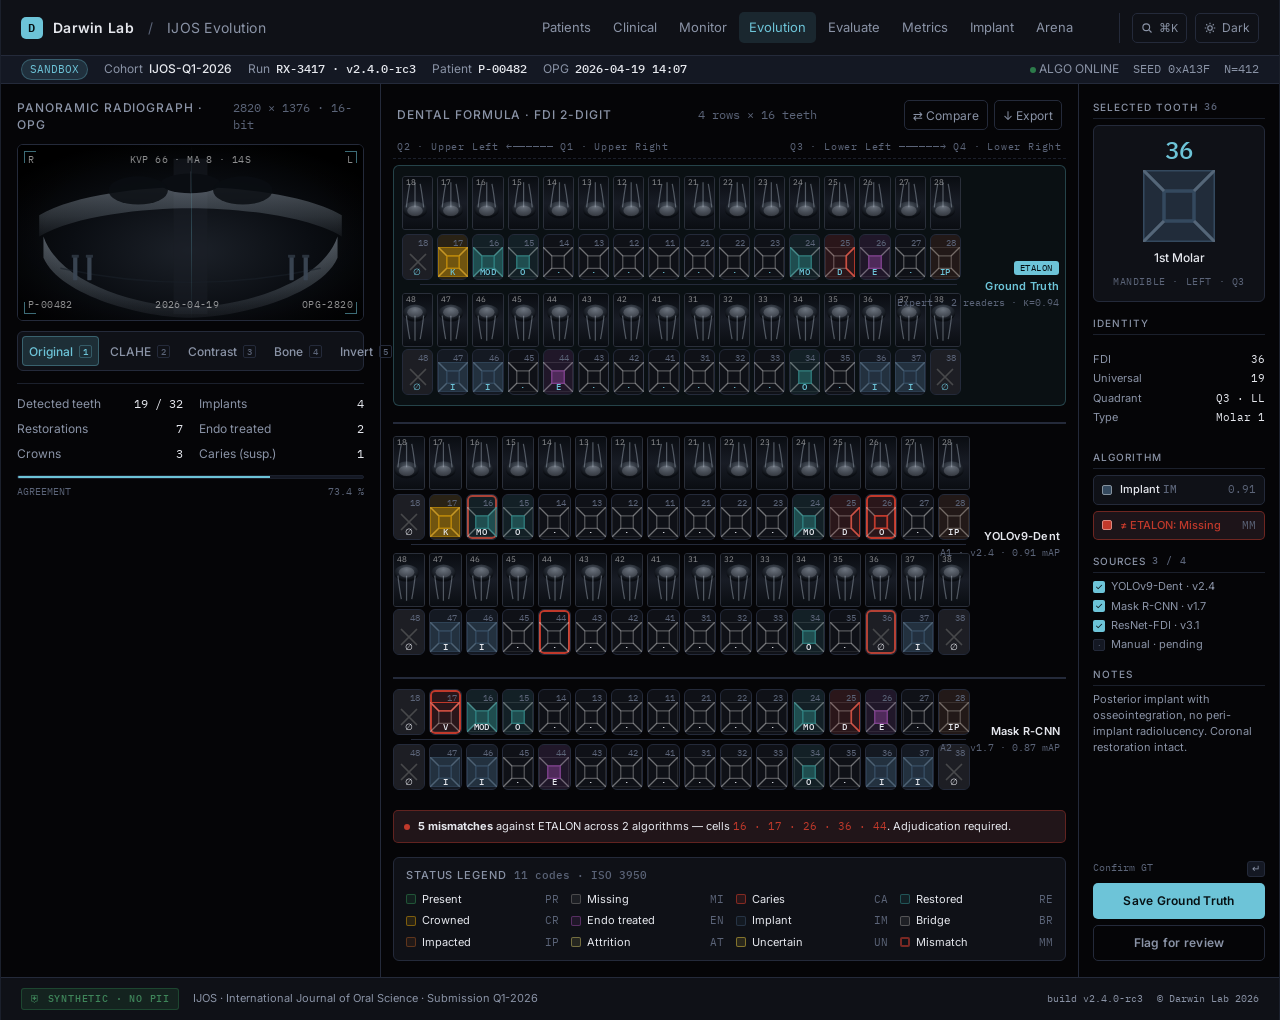
<file: docs/design-reference/cowork-source.html>
<!doctype html>
<html lang="en">
<head>
<meta charset="utf-8">
<title>IJOS — Evolution Lab</title>
<meta name="viewport" content="width=1280">
<link rel="preconnect" href="https://fonts.googleapis.com">
<link rel="preconnect" href="https://fonts.gstatic.com" crossorigin>
<link href="https://fonts.googleapis.com/css2?family=Inter:wght@400;500;600&family=IBM+Plex+Mono:wght@400;500&display=swap" rel="stylesheet">
<style>
  /* ---------- TOKENS ---------- */
  :root {
    --bg: #050507;
    --surface: #0f1117;
    --surface-2: #141823;
    --border: #242a3a;
    --border-soft: #1b202c;
    --text: #e6e8ee;
    --text-muted: #8a93a6;
    --text-dim: #5b6478;
    --accent: #6dc4d8;
    --accent-ink: #061013;
    --danger: #e0556b;

    /* status (same in both themes per spec) */
    --st-caries: #c0392b;
    --st-endo: #7e3f8c;
    --st-crown: #b8860b;
    --st-restored: #2c7a7a;
    --st-implant: #34495e;
    --st-missing: #6b6b6b;
    --st-present: #2c7a4a;
    --st-impacted: #8a4a20;
    --st-attrition: #a89e58;
    --st-uncertain: #c0a83a;
    --st-bridge: #7a7a7a;

    --font-ui: 'Inter', system-ui, sans-serif;
    --font-mono: 'IBM Plex Mono', ui-monospace, monospace;
  }
  [data-theme="light"] {
    --bg: #fafaf8;
    --surface: #ffffff;
    --surface-2: #f1f1ec;
    --border: #d9d6cc;
    --border-soft: #e6e3d9;
    --text: #1a1d24;
    --text-muted: #5b6273;
    --text-dim: #8a8f9c;
    --accent: #1d4f8c;
    --accent-ink: #ffffff;
    --danger: #b8323f;
  }

  * { box-sizing: border-box; }
  html, body { margin: 0; padding: 0; }
  body {
    background: var(--bg);
    color: var(--text);
    font-family: var(--font-ui);
    font-size: 14px;
    line-height: 1.4;
    -webkit-font-smoothing: antialiased;
    min-height: 100vh;
  }
  .tabular { font-variant-numeric: tabular-nums; }
  .mono { font-family: var(--font-mono); font-variant-numeric: tabular-nums; }

  /* Focus rings */
  :focus-visible {
    outline: 2px solid var(--accent);
    outline-offset: 2px;
    border-radius: 3px;
  }

  /* ---------- APP SHELL ---------- */
  .app {
    width: 1280px;
    margin: 0 auto;
    background: var(--bg);
    border-left: 1px solid var(--border-soft);
    border-right: 1px solid var(--border-soft);
    min-height: 900px;
  }

  /* Topbar */
  .topbar {
    height: 56px;
    display: flex;
    align-items: center;
    padding: 0 20px;
    border-bottom: 1px solid var(--border);
    background: var(--surface);
    gap: 24px;
  }
  .brand {
    display: flex; align-items: center; gap: 10px;
    font-weight: 600; font-size: 14px; letter-spacing: 0.02em;
  }
  .brand-mark {
    width: 22px; height: 22px; border-radius: 5px;
    background: var(--accent);
    display: grid; place-items: center;
    color: var(--accent-ink);
    font-family: var(--font-mono); font-size: 12px; font-weight: 600;
  }
  .brand-sep { color: var(--text-dim); margin: 0 4px; font-weight: 400; }
  .brand-sub { color: var(--text-muted); font-weight: 400; }

  .nav {
    margin-left: auto;
    display: flex; align-items: center; gap: 2px;
  }
  .nav a {
    font-size: 13px; padding: 6px 10px; border-radius: 5px;
    color: var(--text-muted); text-decoration: none;
    transition: color .12s, background .12s;
  }
  .nav a:hover { color: var(--text); }
  .nav a.active {
    color: var(--accent); background: color-mix(in srgb, var(--accent) 12%, transparent);
  }
  .topbar-tools { display: flex; align-items: center; gap: 8px; margin-left: 12px; padding-left: 12px; border-left: 1px solid var(--border); }
  .icon-btn {
    height: 30px; min-width: 30px; padding: 0 8px;
    display: inline-flex; align-items: center; gap: 6px;
    background: transparent; color: var(--text-muted);
    border: 1px solid var(--border); border-radius: 5px;
    font-family: var(--font-ui); font-size: 12px;
    cursor: pointer; transition: color .12s, border-color .12s, background .12s;
  }
  .icon-btn:hover { color: var(--text); border-color: var(--text-dim); }

  /* Sandbox bar */
  .sandbox {
    height: 28px;
    display: flex; align-items: center; gap: 16px;
    padding: 0 20px;
    background: var(--surface-2);
    border-bottom: 1px solid var(--border);
    font-size: 12px; color: var(--text-muted);
  }
  .sandbox .pill {
    display: inline-flex; align-items: center; gap: 6px;
    padding: 2px 8px; border-radius: 999px;
    background: color-mix(in srgb, var(--accent) 14%, transparent);
    color: var(--accent);
    font-family: var(--font-mono); font-size: 11px;
    border: 1px solid color-mix(in srgb, var(--accent) 30%, transparent);
  }
  .sandbox .crumb { display: inline-flex; align-items: center; gap: 6px; }
  .sandbox .crumb b { color: var(--text); font-weight: 500; }
  .sandbox .right { margin-left: auto; display: flex; gap: 14px; }
  .dot { width: 6px; height: 6px; border-radius: 50%; background: var(--st-present); display: inline-block; }

  /* ---------- 3-col layout ---------- */
  .layout {
    display: grid;
    grid-template-columns: 380px 1fr 200px;
    /* widened center for 16 × 48px cells = 700px */
    gap: 0;
  }
  .col {
    border-right: 1px solid var(--border);
    min-height: 760px;
  }
  .col:last-child { border-right: 0; }

  /* ---------- LEFT: X-RAY ---------- */
  .xray-panel { padding: 16px 16px 14px; }
  .panel-head {
    display: flex; align-items: baseline; gap: 10px;
    margin-bottom: 10px;
  }
  .panel-title { font-size: 12px; text-transform: uppercase; letter-spacing: 0.08em; color: var(--text-muted); font-weight: 500; }
  .panel-meta { font-size: 12px; color: var(--text-dim); margin-left: auto; font-family: var(--font-mono); }

  .xray-stage {
    width: 100%;
    aspect-ratio: 488 / 250;
    background: #000;
    border-radius: 6px;
    border: 1px solid var(--border);
    overflow: hidden;
    position: relative;
  }
  [data-theme="light"] .xray-stage { background: #1a1a1a; }
  .xray-stage svg { width: 100%; height: 100%; display: block; transition: filter .25s ease; }
  .xray-overlay {
    position: absolute; inset: 0;
    pointer-events: none;
    display: flex; flex-direction: column;
    padding: 8px 10px;
    color: rgba(255,255,255,.55);
    font-family: var(--font-mono); font-size: 10px;
    letter-spacing: 0.04em;
    text-transform: uppercase;
  }
  .xray-overlay .corners {
    position: absolute; inset: 6px; pointer-events: none;
  }
  .xray-corner {
    position: absolute; width: 12px; height: 12px;
    border: 1px solid rgba(109,196,216,.55);
  }
  .xray-corner.tl { top:0; left:0; border-right: none; border-bottom: none; }
  .xray-corner.tr { top:0; right:0; border-left: none; border-bottom: none; }
  .xray-corner.bl { bottom:0; left:0; border-right: none; border-top: none; }
  .xray-corner.br { bottom:0; right:0; border-left: none; border-top: none; }
  .xray-meta-row {
    display: flex; justify-content: space-between; width: 100%;
  }
  .xray-meta-row.bottom { margin-top: auto; }
  .xray-axis {
    position: absolute; left: 50%; top: 0; bottom: 0; width: 1px;
    background: linear-gradient(to bottom, transparent, rgba(109,196,216,.25), transparent);
  }

  /* Filter toolbar */
  .filter-bar {
    margin-top: 10px;
    display: flex; gap: 4px;
    background: var(--surface);
    border: 1px solid var(--border);
    border-radius: 6px;
    padding: 4px;
  }
  .filter-btn {
    flex: 1;
    height: 30px;
    background: transparent;
    border: 1px solid transparent;
    color: var(--text-muted);
    font-family: var(--font-ui);
    font-size: 12px;
    font-weight: 500;
    border-radius: 4px;
    cursor: pointer;
    transition: all .12s;
    display: inline-flex; align-items: center; justify-content: center; gap: 6px;
  }
  .filter-btn:hover { color: var(--text); background: var(--surface-2); }
  .filter-btn[aria-pressed="true"] {
    background: color-mix(in srgb, var(--accent) 16%, transparent);
    color: var(--accent);
    border-color: color-mix(in srgb, var(--accent) 35%, transparent);
  }
  .filter-btn .kbd {
    font-family: var(--font-mono); font-size: 9px;
    color: var(--text-dim);
    border: 1px solid var(--border); border-radius: 2px;
    padding: 0 3px;
  }
  .filter-btn[aria-pressed="true"] .kbd { color: var(--accent); border-color: color-mix(in srgb, var(--accent) 30%, transparent); }

  /* Detection chips strip */
  .detections {
    margin-top: 12px;
    border-top: 1px solid var(--border-soft);
    padding-top: 12px;
    display: grid;
    grid-template-columns: 1fr 1fr;
    gap: 8px 16px;
    font-size: 12px;
  }
  .det-row { display: flex; justify-content: space-between; align-items: center; }
  .det-row .label { color: var(--text-muted); }
  .det-row .val { color: var(--text); font-family: var(--font-mono); }
  .progress {
    margin-top: 12px;
    height: 4px; background: var(--surface-2); border-radius: 2px; overflow: hidden;
    border: 1px solid var(--border-soft);
  }
  .progress > span { display: block; height: 100%; background: var(--accent); width: 73%; }

  /* ---------- CENTER: FORMULA ---------- */
  .center-panel { padding: 16px 12px; }
  .formula-head { display: flex; align-items: center; gap: 12px; margin-bottom: 10px; padding: 0 4px; }
  .formula-title { font-size: 12px; text-transform: uppercase; letter-spacing: 0.08em; color: var(--text-muted); font-weight: 500; }
  .formula-actions { margin-left: auto; display: flex; gap: 6px; }

  /* quadrant labels above the grid */
  .quad-row {
    display: grid;
    grid-template-columns: 1fr 1fr;
    font-family: var(--font-mono); font-size: 10px; color: var(--text-dim);
    letter-spacing: 0.08em;
    padding: 0 4px 4px;
    border-bottom: 1px dashed var(--border-soft);
    margin-bottom: 6px;
  }
  .quad-row span:last-child { text-align: right; }

  .formula-table {
    display: flex; flex-direction: column; gap: 6px;
  }
  .formula-row {
    display: flex; align-items: center; gap: 10px;
    padding: 6px 4px;
    border-radius: 6px;
  }
  .formula-row.etalon {
    background: color-mix(in srgb, var(--accent) 8%, transparent);
    border: 1px solid color-mix(in srgb, var(--accent) 30%, transparent);
    padding: 8px 6px;
  }
  .row-label {
    width: 86px; flex: 0 0 86px;
    display: flex; flex-direction: column; gap: 2px;
  }
  .row-label .name {
    font-size: 12px; font-weight: 600; color: var(--text);
    display: inline-flex; align-items: center; gap: 6px;
  }
  .formula-row.etalon .row-label .name { color: var(--accent); }
  .row-label .sub {
    font-family: var(--font-mono); font-size: 10px; color: var(--text-dim);
  }
  .row-label .badge {
    display: inline-block; padding: 1px 6px; font-size: 9px; font-family: var(--font-mono);
    color: var(--accent-ink); background: var(--accent); border-radius: 3px;
    letter-spacing: 0.06em;
  }

  /* ---------- Algorithm block ---------- */
  .algo-block {
    position: relative;
    padding: 10px 0;
    display: grid;
    grid-template-columns: 1fr;
    gap: 0;
  }
  .algo-block + .algo-block {
    border-top: 2px solid var(--border);
    margin-top: 6px;
  }
  .algo-block.etalon {
    background: color-mix(in srgb, var(--accent) 6%, transparent);
    border: 1px solid color-mix(in srgb, var(--accent) 28%, transparent);
    border-radius: 6px;
    padding: 8px 8px 10px;
  }
  .algo-block.etalon + .algo-block { margin-top: 10px; border-top: 2px solid var(--border); }

  .algo-label {
    position: absolute;
    right: 6px; top: 50%;
    transform: translateY(-50%);
    display: flex; flex-direction: column; align-items: flex-end; gap: 2px;
    font-size: 11px;
    pointer-events: none;
  }
  .algo-label .name { font-weight: 600; color: var(--text); letter-spacing: 0.02em; }
  .algo-label .sub { font-family: var(--font-mono); font-size: 10px; color: var(--text-dim); }
  .algo-label .badge {
    display: inline-block; padding: 1px 6px; font-size: 9px; font-family: var(--font-mono);
    color: var(--accent-ink); background: var(--accent); border-radius: 3px;
    letter-spacing: 0.06em; margin-bottom: 2px;
  }
  .algo-block.etalon .algo-label .name { color: var(--accent); }

  /* sub-rows */
  .arch-row {
    display: flex; align-items: stretch;
    padding-right: 96px; /* room for algo label on right */
  }
  .arch-row .arch-tag {
    width: 18px; flex: 0 0 18px;
    font-family: var(--font-mono); font-size: 9px;
    color: var(--text-dim);
    display: flex; align-items: center; justify-content: center;
    writing-mode: vertical-rl;
    transform: rotate(180deg);
    letter-spacing: 0.12em;
    text-transform: uppercase;
  }

  .midline-divider {
    height: 1px; background: var(--border);
    margin: 4px 18px 4px 18px;
    margin-right: calc(96px + 4px);
  }

  /* cells row */
  .cells {
    display: grid;
    grid-template-columns: repeat(16, 1fr);
    gap: 4px;
    flex: 1;
  }

  .cell {
    aspect-ratio: 48 / 56;
    min-width: 0;
    background: var(--surface);
    border: 1px solid var(--border);
    border-radius: 6px;
    position: relative;
    display: flex; flex-direction: column;
    align-items: center; justify-content: flex-start;
    padding: 2px 2px 2px;
    cursor: pointer;
    transition: transform .08s, border-color .12s;
  }
  .cell:hover { border-color: var(--text-dim); transform: translateY(-1px); }
  .cell[aria-selected="true"] {
    border-color: var(--accent);
    box-shadow: 0 0 0 1px var(--accent);
  }
  .cell.mismatch {
    box-shadow: inset 0 0 0 2px var(--st-caries);
  }
  .cell.mismatch[aria-selected="true"] {
    box-shadow: inset 0 0 0 2px var(--st-caries), 0 0 0 1px var(--accent);
  }

  /* Status fill = 15% bg */
  .cell .fill {
    position: absolute; inset: 0; border-radius: 5px;
    opacity: 0.15;
    pointer-events: none;
  }
  .cell .fdi {
    position: absolute; top: 3px; right: 4px;
    font-family: var(--font-mono); font-size: 9px;
    color: var(--text-dim);
    letter-spacing: 0;
    line-height: 1;
    font-variant-numeric: tabular-nums;
  }
  .cell .tooth {
    width: 30px; height: 30px;
    margin-top: 10px;
    flex-shrink: 0;
    display: block;
  }
  .cell .abbr {
    position: absolute; bottom: 3px; left: 0; right: 0;
    text-align: center;
    font-family: var(--font-mono); font-size: 9px;
    font-weight: 500;
    letter-spacing: 0.04em;
    line-height: 1;
    color: var(--text);
  }
  .cell.gt .abbr { color: var(--accent); }

  /* ---------- Crop carousel ---------- */
  .crop-carousel {
    display: grid;
    grid-template-columns: repeat(16, 1fr);
    gap: 4px;
    padding-right: 96px;
    height: 56px;
    margin-bottom: 4px;
    align-items: end;
    position: relative;
  }
  .crop-carousel.upper { align-items: flex-end; }
  .crop-carousel.lower { align-items: flex-start; margin-top: 4px; margin-bottom: 0; }

  .carousel-card {
    height: 54px;
    width: 100%;
    border: 1px solid #2a2f3a;
    border-radius: 3px;
    background: #0a0d12;
    position: relative;
    cursor: pointer;
    transition: border-color .14s, transform .12s;
    overflow: hidden;
  }
  .carousel-card svg { display:block; width:100%; height:100%; }
  [data-theme="light"] .carousel-card { background: #1a1d22; border-color: #4a4e58; }
  .carousel-card:hover { border-color: var(--accent); transform: translateY(-1px); }
  .carousel-card .fdi-tag {
    position: absolute; top: 1px; left: 3px;
    font-family: var(--font-mono); font-size: 8px;
    color: rgba(255,255,255,0.55);
    letter-spacing: 0;
    z-index: 2;
    line-height: 1;
  }
  .carousel-card .surf-tag {
    position: absolute; bottom: 1px; right: 3px;
    font-family: var(--font-mono); font-size: 8px;
    color: var(--accent);
    z-index: 2;
    line-height: 1;
  }

  /* ---------- Crop viewer overlay ---------- */
  .crop-viewer-backdrop {
    position: fixed; inset: 0;
    background: rgba(0,0,0,0.72);
    display: none;
    z-index: 100;
    backdrop-filter: blur(2px);
  }
  .crop-viewer-backdrop.open { display: block; }
  .crop-viewer {
    position: absolute;
    top: 50%; left: 50%;
    transform: translate(-50%, -50%);
    width: 480px;
    background: var(--surface);
    border: 1px solid var(--accent);
    border-radius: 8px;
    box-shadow: 0 24px 60px rgba(0,0,0,0.6), 0 0 0 4px color-mix(in srgb, var(--accent) 18%, transparent);
    overflow: hidden;
    display: grid;
    grid-template-columns: 1fr 120px;
  }
  .crop-viewer-head {
    grid-column: 1 / -1;
    display: flex; align-items: center; gap: 8px;
    padding: 8px 12px;
    border-bottom: 1px solid var(--border);
    background: var(--surface-2);
  }
  .crop-viewer-head .title {
    font-family: var(--font-mono); font-size: 14px; color: var(--accent);
    font-weight: 500;
  }
  .crop-viewer-head .meta {
    font-family: var(--font-mono); font-size: 11px; color: var(--text-dim);
  }
  .crop-viewer-head .close {
    margin-left: auto;
    height: 24px; width: 24px;
    display: grid; place-items: center;
    background: transparent;
    border: 1px solid var(--border);
    border-radius: 4px;
    color: var(--text-muted);
    cursor: pointer;
    font-family: var(--font-mono);
  }
  .crop-viewer-head .close:hover { color: var(--st-caries); border-color: var(--st-caries); }
  .crop-viewer-img {
    background: #000;
    aspect-ratio: 360 / 260;
    position: relative;
  }
  .crop-viewer-img svg { width: 100%; height: 100%; display: block; }
  .crop-viewer-img .corners {
    position: absolute; inset: 8px; pointer-events: none;
  }
  .crop-viewer-img .xc {
    position: absolute; width: 14px; height: 14px;
    border: 1px solid var(--accent);
  }
  .crop-viewer-img .xc.tl { top:0; left:0; border-right:none; border-bottom:none; }
  .crop-viewer-img .xc.tr { top:0; right:0; border-left:none; border-bottom:none; }
  .crop-viewer-img .xc.bl { bottom:0; left:0; border-right:none; border-top:none; }
  .crop-viewer-img .xc.br { bottom:0; right:0; border-left:none; border-top:none; }
  .crop-viewer-img .scale-bar {
    position: absolute; bottom: 10px; left: 10px;
    color: var(--accent); font-family: var(--font-mono); font-size: 10px;
    display: flex; align-items: center; gap: 6px;
  }
  .crop-viewer-img .scale-bar::before {
    content: ""; width: 36px; height: 2px; background: var(--accent);
  }

  .crop-viewer-side {
    border-left: 1px solid var(--border);
    background: var(--surface);
    padding: 10px 8px;
    display: flex; flex-direction: column; gap: 6px;
  }
  .crop-viewer-side .lab {
    font-size: 10px; text-transform: uppercase; letter-spacing: 0.08em;
    color: var(--text-muted);
  }
  .surf-btn {
    height: 26px; width: 100%;
    background: var(--surface-2);
    border: 1px solid var(--border);
    border-radius: 4px;
    color: var(--text); font-family: var(--font-mono); font-size: 11px;
    display: flex; align-items: center; gap: 6px;
    padding: 0 8px;
    cursor: pointer;
  }
  .surf-btn:hover { border-color: var(--accent); color: var(--accent); }
  .surf-btn .dot { width: 8px; height: 8px; border-radius: 50%; background: var(--text-dim); }
  .surf-btn.on .dot { background: var(--accent); }
  .crop-viewer-foot {
    grid-column: 1 / -1;
    display: flex; gap: 8px;
    padding: 8px 12px;
    border-top: 1px solid var(--border);
    background: var(--surface-2);
    font-family: var(--font-mono); font-size: 11px;
    color: var(--text-muted);
  }
  .crop-viewer-foot .right { margin-left: auto; display: flex; gap: 6px; }
  .crop-viewer-foot kbd {
    background: var(--bg); border: 1px solid var(--border);
    border-radius: 3px; padding: 0 5px;
    font-family: var(--font-mono); font-size: 10px;
    color: var(--text-muted);
  }
  .cell.empty {
    background: transparent;
    border-style: dashed;
    border-color: var(--border-soft);
  }

  /* Quadrant divider in middle of grid */
  .cells .divider {
    width: 0; border-left: 1px dashed var(--border);
    margin: 0 -2px;
    align-self: stretch;
  }

  /* Legend */
  .legend {
    margin-top: 14px;
    padding: 10px 12px;
    background: var(--surface);
    border: 1px solid var(--border);
    border-radius: 6px;
  }
  .legend-title {
    font-size: 11px; text-transform: uppercase; letter-spacing: 0.08em;
    color: var(--text-muted); font-weight: 500; margin-bottom: 8px;
    display: flex; align-items: center; gap: 8px;
  }
  .legend-title .count {
    font-family: var(--font-mono); color: var(--text-dim);
    text-transform: none; letter-spacing: 0;
  }
  .legend-grid {
    display: grid;
    grid-template-columns: repeat(4, 1fr);
    gap: 6px 12px;
  }
  .legend-item {
    display: flex; align-items: center; gap: 6px;
    font-size: 11px;
  }
  .legend-swatch {
    width: 10px; height: 10px; border-radius: 2px;
    border: 1px solid color-mix(in srgb, currentColor 60%, transparent);
    background: color-mix(in srgb, currentColor 15%, transparent);
  }
  .legend-item .name { color: var(--text); }
  .legend-item .abbr { color: var(--text-dim); font-family: var(--font-mono); margin-left: auto; }

  /* ---------- RIGHT: SIDEBAR ---------- */
  .sidebar { padding: 16px 14px; display: flex; flex-direction: column; gap: 14px; height: 100%; }
  .sb-section { display: flex; flex-direction: column; gap: 6px; }
  .sb-head {
    font-size: 10px; text-transform: uppercase; letter-spacing: 0.1em;
    color: var(--text-muted); font-weight: 500;
    display: flex; align-items: center; gap: 6px;
    padding-bottom: 4px; border-bottom: 1px solid var(--border-soft);
  }
  .sb-head .num { font-family: var(--font-mono); color: var(--text-dim); }

  .tooth-card {
    display: flex; flex-direction: column; align-items: center; gap: 8px;
    padding: 12px 8px;
    background: var(--surface);
    border: 1px solid var(--border);
    border-radius: 6px;
  }
  .tooth-card .big-fdi {
    font-family: var(--font-mono); font-size: 24px; font-weight: 500;
    color: var(--accent);
    line-height: 1;
  }
  .tooth-card .tooth-big { width: 72px; height: 72px; }
  .tooth-card .name {
    font-size: 12px; color: var(--text); font-weight: 500;
  }
  .tooth-card .pos {
    font-size: 10px; color: var(--text-dim); font-family: var(--font-mono);
    text-transform: uppercase; letter-spacing: 0.06em;
  }

  .kv {
    display: grid; grid-template-columns: 1fr auto;
    gap: 4px 8px;
    font-size: 11px;
  }
  .kv dt { color: var(--text-muted); font-weight: 400; }
  .kv dd { margin: 0; color: var(--text); font-family: var(--font-mono); text-align: right; }

  .status-row {
    display: flex; align-items: center; gap: 8px;
    padding: 6px 8px;
    background: var(--surface);
    border: 1px solid var(--border);
    border-radius: 5px;
    font-size: 11px;
  }
  .status-row .swatch {
    width: 10px; height: 10px; border-radius: 2px;
  }
  .status-row .name { flex: 1; color: var(--text); font-weight: 500; }
  .status-row .conf { color: var(--text-dim); font-family: var(--font-mono); }

  .source-list { display: flex; flex-direction: column; gap: 4px; }
  .source-item {
    display: flex; align-items: center; gap: 6px;
    font-size: 11px; color: var(--text-muted);
  }
  .source-item .check {
    width: 12px; height: 12px; border-radius: 2px;
    background: var(--accent);
    color: var(--accent-ink);
    display: grid; place-items: center;
    font-size: 9px;
  }
  .source-item.off .check { background: var(--surface-2); color: var(--text-dim); border: 1px solid var(--border); }

  .btn {
    height: 36px; padding: 0 12px;
    border-radius: 5px;
    font-family: var(--font-ui); font-size: 12px; font-weight: 600;
    cursor: pointer;
    display: inline-flex; align-items: center; justify-content: center; gap: 6px;
    border: 1px solid transparent;
    transition: all .12s;
    width: 100%;
    letter-spacing: 0.02em;
  }
  .btn-primary { background: var(--accent); color: var(--accent-ink); }
  .btn-primary:hover { filter: brightness(1.06); }
  .btn-ghost { background: transparent; color: var(--text-muted); border-color: var(--border); }
  .btn-ghost:hover { color: var(--text); border-color: var(--text-dim); }

  .sb-actions { margin-top: auto; display: flex; flex-direction: column; gap: 6px; }
  .keyhint {
    display: flex; justify-content: space-between;
    font-size: 10px; color: var(--text-dim);
    font-family: var(--font-mono);
  }
  .keyhint kbd {
    background: var(--surface-2); border: 1px solid var(--border);
    border-radius: 3px; padding: 0 4px;
    font-family: var(--font-mono); font-size: 10px;
    color: var(--text-muted);
  }

  /* Footer */
  .footer {
    border-top: 1px solid var(--border);
    padding: 10px 20px;
    display: flex; align-items: center; gap: 14px;
    font-size: 11px; color: var(--text-muted);
    background: var(--surface);
  }
  .footer .right { margin-left: auto; display: flex; gap: 14px; align-items: center; font-family: var(--font-mono); font-size: 10px; }
  .privacy {
    display: inline-flex; align-items: center; gap: 6px;
    padding: 3px 8px;
    background: color-mix(in srgb, var(--st-present) 18%, transparent);
    color: color-mix(in srgb, var(--st-present) 90%, var(--text));
    border: 1px solid color-mix(in srgb, var(--st-present) 40%, transparent);
    border-radius: 3px;
    font-family: var(--font-mono); font-size: 10px; letter-spacing: 0.08em;
    font-weight: 500;
  }
  [data-theme="light"] .privacy {
    color: #1a5a3a;
    background: color-mix(in srgb, var(--st-present) 14%, white);
  }

  /* Mismatch alert banner under formula */
  .alert {
    margin-top: 10px;
    padding: 8px 10px;
    background: color-mix(in srgb, var(--st-caries) 10%, var(--surface));
    border: 1px solid color-mix(in srgb, var(--st-caries) 40%, transparent);
    border-radius: 5px;
    font-size: 11px;
    color: var(--text);
    display: flex; align-items: center; gap: 8px;
  }
  .alert .pin { width: 6px; height: 6px; border-radius: 50%; background: var(--st-caries); }
  .alert .mono { color: var(--st-caries); }

  /* tweaks: ensure fixed center width sums to 1280 cleanly when 16*24+15*4 = 444 */
</style>
</head>
<body data-theme="dark">
<div class="app" role="application" aria-label="Evolution lab — dental formula evaluator">

  <!-- ============== TOPBAR ============== -->
  <header class="topbar">
    <div class="brand">
      <div class="brand-mark" aria-hidden="true">D</div>
      <span>Darwin Lab</span>
      <span class="brand-sep">/</span>
      <span class="brand-sub">IJOS Evolution</span>
    </div>

    <nav class="nav" aria-label="Primary">
      <a href="#">Patients</a>
      <a href="#">Clinical</a>
      <a href="#">Monitor</a>
      <a href="#" class="active" aria-current="page">Evolution</a>
      <a href="#">Evaluate</a>
      <a href="#">Metrics</a>
      <a href="#">Implant</a>
      <a href="#">Arena</a>
    </nav>

    <div class="topbar-tools">
      <button class="icon-btn" aria-label="Search">
        <svg width="12" height="12" viewBox="0 0 16 16" fill="none" stroke="currentColor" stroke-width="1.5"><circle cx="7" cy="7" r="4.5"/><path d="m11 11 3 3"/></svg>
        <span class="mono">⌘K</span>
      </button>
      <button class="icon-btn" id="themeBtn" aria-label="Toggle theme" aria-pressed="false">
        <svg width="12" height="12" viewBox="0 0 16 16" fill="none" stroke="currentColor" stroke-width="1.5"><circle cx="8" cy="8" r="3"/><path d="M8 1v2M8 13v2M1 8h2M13 8h2M3 3l1.4 1.4M11.6 11.6 13 13M3 13l1.4-1.4M11.6 4.4 13 3"/></svg>
        <span id="themeLabel">Dark</span>
      </button>
    </div>
  </header>

  <!-- ============== SANDBOX BAR ============== -->
  <div class="sandbox" role="region" aria-label="Sandbox context">
    <span class="pill" aria-label="Sandbox environment">SANDBOX</span>
    <span class="crumb">Cohort <b>IJOS-Q1-2026</b></span>
    <span class="crumb">Run <b class="mono">RX-3417 · v2.4.0-rc3</b></span>
    <span class="crumb">Patient <b class="mono">P-00482</b></span>
    <span class="crumb">OPG <b class="mono">2026-04-19 14:07</b></span>
    <span class="right">
      <span><span class="dot"></span> ALGO ONLINE</span>
      <span class="mono">SEED 0xA13F</span>
      <span class="mono">N=412</span>
    </span>
  </div>

  <!-- ============== 3 COLUMN LAYOUT ============== -->
  <div class="layout">

    <!-- ====== LEFT: X-RAY ====== -->
    <section class="col" aria-label="Panoramic radiograph">
      <div class="xray-panel">
        <div class="panel-head">
          <span class="panel-title">Panoramic Radiograph · OPG</span>
          <span class="panel-meta">2820 × 1376 · 16-bit</span>
        </div>

        <div class="xray-stage" id="xrayStage" aria-label="OPG image with adjustable filter">
          <!-- An SVG-faked OPG: jaw arch + teeth glyphs over a dark gradient; CSS filter changes look -->
          <svg viewBox="0 0 488 250" preserveAspectRatio="xMidYMid slice" id="xraySvg" aria-hidden="true">
            <defs>
              <radialGradient id="bgGlow" cx="50%" cy="60%" r="65%">
                <stop offset="0%" stop-color="#1c2129"/>
                <stop offset="55%" stop-color="#0a0d12"/>
                <stop offset="100%" stop-color="#000"/>
              </radialGradient>
              <linearGradient id="boneGrad" x1="0" y1="0" x2="0" y2="1">
                <stop offset="0%" stop-color="#9aa6b3" stop-opacity="0.85"/>
                <stop offset="60%" stop-color="#5d6770" stop-opacity="0.75"/>
                <stop offset="100%" stop-color="#2c3138" stop-opacity="0.6"/>
              </linearGradient>
              <linearGradient id="toothGrad" x1="0" y1="0" x2="0" y2="1">
                <stop offset="0%" stop-color="#e8ecf0" stop-opacity="0.95"/>
                <stop offset="100%" stop-color="#8a92a0" stop-opacity="0.7"/>
              </linearGradient>
              <filter id="grain"><feTurbulence baseFrequency="0.9" numOctaves="2" seed="3"/><feColorMatrix values="0 0 0 0 0.5  0 0 0 0 0.5  0 0 0 0 0.5  0 0 0 0.06 0"/><feComposite in2="SourceGraphic" operator="in"/></filter>
            </defs>

            <rect width="488" height="250" fill="url(#bgGlow)"/>

            <!-- spine / cervical shadow -->
            <rect x="220" y="20" width="48" height="220" fill="#1a1f26" opacity="0.5"/>

            <!-- maxilla (upper jaw arch) -->
            <path d="M 30 100 C 80 70, 180 60, 244 60 C 308 60, 408 70, 458 100 L 458 130 C 408 100, 308 90, 244 90 C 180 90, 80 100, 30 130 Z"
                  fill="url(#boneGrad)" opacity="0.55"/>
            <!-- mandible (lower jaw arch) -->
            <path d="M 36 130 C 60 200, 180 230, 244 230 C 308 230, 428 200, 452 130 L 452 160 C 428 215, 308 245, 244 245 C 180 245, 60 215, 36 160 Z"
                  fill="url(#boneGrad)" opacity="0.6"/>

            <!-- nasal cavity -->
            <ellipse cx="244" cy="55" rx="42" ry="14" fill="#0a0d12"/>
            <line x1="244" y1="38" x2="244" y2="68" stroke="#2a3038" stroke-width="1"/>

            <!-- maxillary sinuses -->
            <ellipse cx="170" cy="65" rx="42" ry="20" fill="#0a0d12" opacity="0.85"/>
            <ellipse cx="318" cy="65" rx="42" ry="20" fill="#0a0d12" opacity="0.85"/>

            <!-- mandibular canal -->
            <path d="M 60 175 Q 244 215 428 175" stroke="#1a2028" stroke-width="2" fill="none" opacity="0.6"/>

            <!-- TEETH UPPER (16 across) -->
            <g id="teethUpper">
              <!-- generated below by JS too, but baked-in for SSR-look -->
            </g>
            <!-- TEETH LOWER -->
            <g id="teethLower"></g>

            <!-- implants in lower molars (slate posts) -->
            <g opacity="0.95">
              <!-- left lower molars (37, 36) -->
              <rect x="78" y="158" width="6" height="34" rx="1" fill="#3b4654"/>
              <rect x="76" y="156" width="10" height="4" fill="#2c3540"/>
              <rect x="98" y="158" width="6" height="34" rx="1" fill="#3b4654"/>
              <rect x="96" y="156" width="10" height="4" fill="#2c3540"/>
              <!-- right lower molars (46, 47) -->
              <rect x="384" y="158" width="6" height="34" rx="1" fill="#3b4654"/>
              <rect x="382" y="156" width="10" height="4" fill="#2c3540"/>
              <rect x="404" y="158" width="6" height="34" rx="1" fill="#3b4654"/>
              <rect x="402" y="156" width="10" height="4" fill="#2c3540"/>
            </g>

            <!-- subtle grain -->
            <rect width="488" height="250" fill="#fff" opacity="0.04" filter="url(#grain)"/>

            <!-- soft vignette -->
            <radialGradient id="vig" cx="50%" cy="50%" r="70%"><stop offset="60%" stop-color="#000" stop-opacity="0"/><stop offset="100%" stop-color="#000" stop-opacity="0.55"/></radialGradient>
            <rect width="488" height="250" fill="url(#vig)"/>
          </svg>

          <div class="xray-overlay" aria-hidden="true">
            <div class="xray-meta-row">
              <span>R</span>
              <span>kVp 66 · mA 8 · 14s</span>
              <span>L</span>
            </div>
            <div class="xray-axis"></div>
            <div class="xray-meta-row bottom">
              <span class="mono">P-00482</span>
              <span class="mono">2026-04-19</span>
              <span class="mono">OPG-2820</span>
            </div>
            <div class="corners">
              <span class="xray-corner tl"></span>
              <span class="xray-corner tr"></span>
              <span class="xray-corner bl"></span>
              <span class="xray-corner br"></span>
            </div>
          </div>
        </div>

        <!-- Filter buttons -->
        <div class="filter-bar" role="toolbar" aria-label="Image filter">
          <button class="filter-btn" aria-pressed="true" data-filter="original">Original <span class="kbd">1</span></button>
          <button class="filter-btn" aria-pressed="false" data-filter="clahe">CLAHE <span class="kbd">2</span></button>
          <button class="filter-btn" aria-pressed="false" data-filter="contrast">Contrast <span class="kbd">3</span></button>
          <button class="filter-btn" aria-pressed="false" data-filter="bone">Bone <span class="kbd">4</span></button>
          <button class="filter-btn" aria-pressed="false" data-filter="invert">Invert <span class="kbd">5</span></button>
        </div>

        <!-- Detection summary -->
        <div class="detections">
          <div class="det-row"><span class="label">Detected teeth</span><span class="val">19 / 32</span></div>
          <div class="det-row"><span class="label">Implants</span><span class="val">4</span></div>
          <div class="det-row"><span class="label">Restorations</span><span class="val">7</span></div>
          <div class="det-row"><span class="label">Endo treated</span><span class="val">2</span></div>
          <div class="det-row"><span class="label">Crowns</span><span class="val">3</span></div>
          <div class="det-row"><span class="label">Caries (susp.)</span><span class="val">1</span></div>
        </div>

        <div class="progress" aria-label="Algorithm agreement 73%"><span></span></div>
        <div style="display:flex; justify-content:space-between; margin-top:6px; font-size:10px; color:var(--text-dim); font-family: var(--font-mono);">
          <span>AGREEMENT</span><span>73.4 %</span>
        </div>
      </div>
    </section>

    <!-- ====== CENTER: FORMULA ====== -->
    <section class="col" aria-label="Dental formula evaluation grid">
      <div class="center-panel">
        <div class="formula-head">
          <span class="formula-title">Dental Formula · FDI 2-digit</span>
          <span class="panel-meta mono">4 rows × 16 teeth</span>
          <div class="formula-actions">
            <button class="icon-btn" aria-label="Compare rows">⇄ Compare</button>
            <button class="icon-btn" aria-label="Export evaluation">↓ Export</button>
          </div>
        </div>

        <div class="quad-row" aria-hidden="true">
          <span>Q2 · Upper Left  ←——————  Q1 · Upper Right</span>
          <span>Q3 · Lower Left  ——————→  Q4 · Lower Right</span>
        </div>

        <div class="formula-table" id="formulaTable" role="table" aria-label="Dental formula table">
          <!-- rows injected by JS -->
        </div>

        <div class="alert" role="status">
          <span class="pin"></span>
          <span><b>2 mismatches</b> against ETALON in row <span class="mono">A1 · YOLOv9-Dent</span> — cells <span class="mono">36</span> and <span class="mono">26</span>. Adjudication required.</span>
        </div>

        <div class="legend" aria-label="Status legend">
          <div class="legend-title">Status legend <span class="count mono">11 codes · ISO 3950</span></div>
          <div class="legend-grid">
            <div class="legend-item" style="color: var(--st-present)"><span class="legend-swatch"></span><span class="name">Present</span><span class="abbr">PR</span></div>
            <div class="legend-item" style="color: var(--st-missing)"><span class="legend-swatch"></span><span class="name">Missing</span><span class="abbr">MI</span></div>
            <div class="legend-item" style="color: var(--st-caries)"><span class="legend-swatch"></span><span class="name">Caries</span><span class="abbr">CA</span></div>
            <div class="legend-item" style="color: var(--st-restored)"><span class="legend-swatch"></span><span class="name">Restored</span><span class="abbr">RE</span></div>
            <div class="legend-item" style="color: var(--st-crown)"><span class="legend-swatch"></span><span class="name">Crowned</span><span class="abbr">CR</span></div>
            <div class="legend-item" style="color: var(--st-endo)"><span class="legend-swatch"></span><span class="name">Endo treated</span><span class="abbr">EN</span></div>
            <div class="legend-item" style="color: var(--st-implant)"><span class="legend-swatch"></span><span class="name">Implant</span><span class="abbr">IM</span></div>
            <div class="legend-item" style="color: var(--st-bridge)"><span class="legend-swatch"></span><span class="name">Bridge</span><span class="abbr">BR</span></div>
            <div class="legend-item" style="color: var(--st-impacted)"><span class="legend-swatch"></span><span class="name">Impacted</span><span class="abbr">IP</span></div>
            <div class="legend-item" style="color: var(--st-attrition)"><span class="legend-swatch"></span><span class="name">Attrition</span><span class="abbr">AT</span></div>
            <div class="legend-item" style="color: var(--st-uncertain)"><span class="legend-swatch"></span><span class="name">Uncertain</span><span class="abbr">UN</span></div>
            <div class="legend-item" style="color: var(--st-caries)"><span class="legend-swatch" style="background:transparent; border-style:solid; border-width:2px;"></span><span class="name">Mismatch</span><span class="abbr">MM</span></div>
          </div>
        </div>
      </div>
    </section>

    <!-- ====== RIGHT: SIDEBAR ====== -->
    <aside class="col sidebar" aria-label="Tooth detail">
      <div class="sb-section">
        <div class="sb-head">Selected tooth <span class="num" id="sbFdi">36</span></div>
        <div class="tooth-card">
          <div class="big-fdi" id="sbBigFdi">36</div>
          <svg class="tooth-big" id="sbToothBig" viewBox="0 0 36 36" aria-hidden="true"></svg>
          <div class="name" id="sbName">First Molar</div>
          <div class="pos" id="sbPos">Mandible · Left · Q3</div>
        </div>
      </div>

      <div class="sb-section">
        <div class="sb-head">Identity</div>
        <dl class="kv">
          <dt>FDI</dt><dd>36</dd>
          <dt>Universal</dt><dd>19</dd>
          <dt>Quadrant</dt><dd>Q3 · LL</dd>
          <dt>Type</dt><dd>Molar 1</dd>
        </dl>
      </div>

      <div class="sb-section">
        <div class="sb-head">Algorithm</div>
        <div class="status-row">
          <span class="swatch" style="background: var(--st-implant); border:1px solid color-mix(in srgb, var(--st-implant) 60%, white);"></span>
          <span class="name">Implant <span style="color:var(--text-dim);font-family:var(--font-mono);">IM</span></span>
          <span class="conf">0.91</span>
        </div>
        <div class="status-row" style="border-color: color-mix(in srgb, var(--st-caries) 50%, transparent); background: color-mix(in srgb, var(--st-caries) 8%, var(--surface));">
          <span class="swatch" style="background: var(--st-caries); border:1px solid color-mix(in srgb, var(--st-caries) 60%, white);"></span>
          <span class="name" style="color: var(--st-caries);">≠ ETALON: Missing</span>
          <span class="conf">MM</span>
        </div>
      </div>

      <div class="sb-section">
        <div class="sb-head">Sources <span class="num" id="srcCount">3 / 4</span></div>
        <div class="source-list">
          <div class="source-item"><span class="check">✓</span> YOLOv9-Dent · v2.4</div>
          <div class="source-item"><span class="check">✓</span> Mask R-CNN · v1.7</div>
          <div class="source-item"><span class="check">✓</span> ResNet-FDI · v3.1</div>
          <div class="source-item off"><span class="check">·</span> Manual · pending</div>
        </div>
      </div>

      <div class="sb-section">
        <div class="sb-head">Notes</div>
        <div style="font-size:11px; color: var(--text-muted); line-height:1.45;">Posterior implant with osseointegration, no peri-implant radiolucency. Coronal restoration intact.</div>
      </div>

      <div class="sb-actions">
        <div class="keyhint"><span>Confirm GT</span><kbd>↵</kbd></div>
        <button class="btn btn-primary" aria-label="Save Ground Truth for tooth 36">Save Ground Truth</button>
        <button class="btn btn-ghost" aria-label="Flag for review">Flag for review</button>
      </div>
    </aside>
  </div>

  <!-- ============== FOOTER ============== -->
  <footer class="footer">
    <span class="privacy" aria-label="Privacy: synthetic data, no personally identifiable information">⛨ SYNTHETIC · NO PII</span>
    <span>IJOS · International Journal of Oral Science · Submission Q1-2026</span>
    <span class="right">
      <span>build <span class="mono">v2.4.0-rc3</span></span>
      <span class="mono">© Darwin Lab 2026</span>
    </span>
  </footer>
</div>

<!-- Crop viewer overlay -->
<div class="crop-viewer-backdrop" id="cropBackdrop" role="dialog" aria-modal="true" aria-label="Tooth crop viewer">
  <div class="crop-viewer">
    <div class="crop-viewer-head">
      <span class="title" id="cvFdi">2.1</span>
      <span class="meta" id="cvMeta">crop · 360×260 · 100%</span>
      <button class="close" id="cvClose" aria-label="Close viewer">×</button>
    </div>
    <div class="crop-viewer-img" id="cvImg">
      <div class="corners"><span class="xc tl"></span><span class="xc tr"></span><span class="xc bl"></span><span class="xc br"></span></div>
      <div class="scale-bar">5 mm</div>
    </div>
    <div class="crop-viewer-side">
      <span class="lab">Surfaces</span>
      <button class="surf-btn"><span class="dot"></span> V · vest.</button>
      <button class="surf-btn on"><span class="dot"></span> M · mes.</button>
      <button class="surf-btn on"><span class="dot"></span> O · occl.</button>
      <button class="surf-btn on"><span class="dot"></span> D · dist.</button>
      <button class="surf-btn"><span class="dot"></span> L · ling.</button>
    </div>
    <div class="crop-viewer-foot">
      <span>Click surface to toggle finding</span>
      <span class="right">
        <span><kbd>←</kbd><kbd>→</kbd> nav</span>
        <span><kbd>Esc</kbd> close</span>
      </span>
    </div>
  </div>
</div>

<script>
/* ============= Production 5-zone V-M-D-L+O polygon SVG ============= */
/* viewBox 24x24. Polygons:
   V (vestibular, top trapezoid): 0,0 24,0 17,7 7,7
   L (lingual, bottom trapezoid): 24,24 0,24 7,17 17,17
   M (mesial — toward midline): LEFT side for Q2/Q3, RIGHT side for Q1/Q4
   D (distal — opposite of M)
   O (occlusal centre square): 7,7 17,7 17,17 7,17
   Plus 4 diagonals connecting outer corners to inner-square corners.
*/
const STATUS_COLOR = {
  PR:'var(--st-present)', MI:'var(--st-missing)', CA:'var(--st-caries)',
  RE:'var(--st-restored)', CR:'var(--st-crown)', EN:'var(--st-endo)',
  IM:'var(--st-implant)', BR:'var(--st-bridge)', IP:'var(--st-impacted)',
  AT:'var(--st-attrition)', UN:'var(--st-uncertain)'
};

/**
 * Build the 5-zone tooth SVG.
 * @param size  pixel size (rendered at 36 inside cells)
 * @param fdi   FDI tooth number — used to flip M/D for left vs right quadrants
 * @param surf  per-surface status map: { v, m, d, l, o }   (each = status key OR null)
 * @param mode  'fill' (default) | 'stroke' (caries-style outline only)
 * @param opts  { missing: bool, implantAll: status, crownAll: status }
 */
function toothSVG(size, fdi, surf, opts={}) {
  const svgNS = 'http://www.w3.org/2000/svg';
  const svg = document.createElementNS(svgNS, 'svg');
  svg.setAttribute('viewBox', '0 0 24 24');
  svg.setAttribute('width', size);
  svg.setAttribute('height', size);
  svg.setAttribute('class', 'tooth-svg');

  if (opts.missing) {
    // dim X — polygons hidden, faint marker
    const x = document.createElementNS(svgNS, 'path');
    x.setAttribute('d', 'M 6 6 L 18 18 M 18 6 L 6 18');
    x.setAttribute('stroke', 'var(--st-missing)');
    x.setAttribute('stroke-width', '1.4');
    x.setAttribute('stroke-linecap', 'round');
    x.setAttribute('opacity', '0.55');
    svg.appendChild(x);
    return svg;
  }

  // Quadrant from FDI: 1,4 = right (M on right). 2,3 = left (M on left).
  const q = Math.floor(fdi / 10);
  const mOnLeft = (q === 2 || q === 3);

  // Polygon point sets
  const POINTS = {
    v: '0,0 24,0 17,7 7,7',
    l: '24,24 0,24 7,17 17,17',
    o: '7,7 17,7 17,17 7,17',
    leftSide:  '0,24 0,0 7,7 7,17',
    rightSide: '24,0 24,24 17,17 17,7'
  };
  const mPoints = mOnLeft ? POINTS.leftSide  : POINTS.rightSide;
  const dPoints = mOnLeft ? POINTS.rightSide : POINTS.leftSide;

  function poly(cls, points, status, mode) {
    const p = document.createElementNS(svgNS, 'polygon');
    p.setAttribute('class', cls);
    p.setAttribute('points', points);
    if (status && mode !== 'hidden') {
      const col = STATUS_COLOR[status];
      if (mode === 'stroke') {
        // outlined only (caries:d style)
        p.setAttribute('fill', 'transparent');
        p.setAttribute('stroke', col);
        p.setAttribute('stroke-width', '1.4');
        p.classList.add('on-stroke');
      } else {
        // filled at 50% + stroke at 100%
        p.setAttribute('fill', col);
        p.setAttribute('fill-opacity', '0.5');
        p.setAttribute('stroke', col);
        p.setAttribute('stroke-width', '1');
        p.classList.add('on');
      }
    } else {
      p.setAttribute('fill', 'transparent');
      p.setAttribute('stroke', 'rgba(255,255,255,0.16)');
      p.setAttribute('stroke-width', '1');
    }
    p.setAttribute('stroke-linejoin', 'miter');
    return p;
  }

  // Surface entries: { status, mode } — mode 'fill' default, 'stroke' for outline-only
  const s = surf || {};
  svg.appendChild(poly('sf-v', POINTS.v, s.v?.status, s.v?.mode || 'fill'));
  svg.appendChild(poly('sf-l', POINTS.l, s.l?.status, s.l?.mode || 'fill'));
  svg.appendChild(poly('sf-m', mPoints,  s.m?.status, s.m?.mode || 'fill'));
  svg.appendChild(poly('sf-d', dPoints,  s.d?.status, s.d?.mode || 'fill'));
  svg.appendChild(poly('sf-o', POINTS.o, s.o?.status, s.o?.mode || 'fill'));

  // 4 diagonals — corners to inner square
  const diag = document.createElementNS(svgNS, 'path');
  diag.setAttribute('d', 'M0,0 L7,7 M24,0 L17,7 M24,24 L17,17 M0,24 L7,17');
  diag.setAttribute('stroke', 'rgba(255,255,255,0.16)');
  diag.setAttribute('stroke-width', '1');
  diag.setAttribute('fill', 'none');
  svg.appendChild(diag);

  return svg;
}

/* In light theme override the default stroke */
(function injectThemeStroke(){
  const css = `[data-theme="light"] .tooth-svg polygon[stroke="rgba(255,255,255,0.16)"],
               [data-theme="light"] .tooth-svg path[stroke="rgba(255,255,255,0.16)"] {
                 stroke: rgba(0,0,0,0.22) !important;
               }`;
  const tag = document.createElement('style'); tag.textContent = css; document.head.appendChild(tag);
})();

/* FDI numbering — upper: Q1 (18→11) | Q2 (21→28) ; lower: Q4 (48→41) | Q3 (31→38) */
/* (Per spec request: 18→11 · 21→28 upper; 48→41 · 31→38 lower) */
const FDI_UPPER = [18,17,16,15,14,13,12,11, 21,22,23,24,25,26,27,28];
const FDI_LOWER = [48,47,46,45,44,43,42,41, 31,32,33,34,35,36,37,38];

const STATUS_NAME = {
  PR:'Present', MI:'Missing', CA:'Caries', RE:'Restored',
  CR:'Crowned', EN:'Endo', IM:'Implant', BR:'Bridge',
  IP:'Impacted', AT:'Attrition', UN:'Uncertain'
};

/* ===== ORIS-style finding ===== 
   Each tooth maps to: { code, abbr, surf:{v,m,d,l,o → {status, mode}}, missing, fillCellWith }
   code values used: PR, MI, IM, CR, restored:mod, restored:o, caries:d, caries:v, endo:o, etc.
*/
function emptySurf(){ return {v:null,m:null,d:null,l:null,o:null}; }
function allSurf(status, mode='fill'){
  const e = {}; ['v','m','d','l','o'].forEach(k => e[k] = {status, mode}); return e;
}
function makeFinding(spec) {
  // spec is a string in ORIS-ish grammar
  // 'PR' present default, 'MI' missing, 'IM' implant, 'CR' crown,
  // 'restored:mod' / 'restored:o' / 'caries:d' / 'caries:v' / 'endo:o' / 'attrition:o', etc.
  if (spec === 'PR') return { code:'PR', abbr:'·',  surf: emptySurf() };
  if (spec === 'MI') return { code:'MI', abbr:'∅',  surf: emptySurf(), missing:true, fillVar:'--st-missing' };
  if (spec === 'IM') return { code:'IM', abbr:'I',  surf: allSurf('IM'), fillVar:'--st-implant' };
  if (spec === 'CR') return { code:'CR', abbr:'K',  surf: allSurf('CR'), fillVar:'--st-crown' };
  if (spec === 'BR') return { code:'BR', abbr:'B',  surf: allSurf('BR'), fillVar:'--st-bridge' };
  if (spec === 'IP') return { code:'IP', abbr:'IP', surf: emptySurf(), fillVar:'--st-impacted' };
  if (spec === 'UN') return { code:'UN', abbr:'?',  surf: emptySurf(), fillVar:'--st-uncertain' };

  if (spec.startsWith('restored:')) {
    const surfaces = spec.split(':')[1]; // e.g. 'mod', 'o', 'mo'
    const surf = emptySurf();
    surfaces.split('').forEach(s => surf[s] = {status:'RE', mode:'fill'});
    return { code:'RE', abbr: surfaces.toUpperCase(), surf, fillVar:'--st-restored' };
  }
  if (spec.startsWith('caries:')) {
    const surfaces = spec.split(':')[1];
    const surf = emptySurf();
    surfaces.split('').forEach(s => surf[s] = {status:'CA', mode:'stroke'});
    return { code:'CA', abbr: surfaces.toUpperCase(), surf, fillVar:'--st-caries' };
  }
  if (spec.startsWith('endo:')) {
    const surfaces = spec.split(':')[1];
    const surf = emptySurf();
    surfaces.split('').forEach(s => surf[s] = {status:'EN', mode:'fill'});
    return { code:'EN', abbr: 'E', surf, fillVar:'--st-endo' };
  }
  if (spec.startsWith('attrition:')) {
    const surfaces = spec.split(':')[1];
    const surf = emptySurf();
    surfaces.split('').forEach(s => surf[s] = {status:'AT', mode:'fill'});
    return { code:'AT', abbr:'AT', surf, fillVar:'--st-attrition' };
  }
  return { code:'PR', abbr:'·', surf: emptySurf() };
}

/* ===== Sample data: ETALON dentition with rich per-surface findings ===== */
const ETALON = {
  18:'MI', 17:'CR',          16:'restored:mod', 15:'restored:o',  14:'PR', 13:'PR', 12:'PR', 11:'PR',
  21:'PR', 22:'PR', 23:'PR', 24:'restored:mo',  25:'caries:d',    26:'endo:o', 27:'PR', 28:'IP',
  48:'MI', 47:'IM', 46:'IM', 45:'PR',           44:'endo:o',      43:'PR', 42:'PR', 41:'PR',
  31:'PR', 32:'PR', 33:'PR', 34:'restored:o',   35:'PR',          36:'IM', 37:'IM', 38:'MI'
};
/* Algorithm 1 — YOLOv9-Dent: a few mismatches w.r.t. ETALON */
const ALGO1 = Object.assign({}, ETALON, {
  16:'restored:mo',   // ← mismatch (etalon: MOD)
  26:'caries:o',      // ← mismatch (etalon: endo:o)
  36:'MI',            // ← mismatch (etalon: IM)
  44:'PR'             // ← mismatch (etalon: endo:o)
});
/* Algorithm 2 — Mask R-CNN: matches almost perfectly */
const ALGO2 = Object.assign({}, ETALON, {
  17:'caries:v'       // ← single mismatch (etalon: CR)
});

/* What FDIs differ between two maps? */
function diffFdis(a, b) {
  return Object.keys(a).filter(k => a[k] !== b[k]).map(Number);
}

/* ===== Builders ===== */

function buildCell(fdi, finding, isEtalon, mismatch) {
  const cell = document.createElement('button');
  cell.className = 'cell' + (isEtalon ? ' gt' : '') + (mismatch ? ' mismatch' : '');
  cell.setAttribute('role', 'cell');
  cell.setAttribute('aria-label', `Tooth ${fdi}, ${STATUS_NAME[finding.code] || finding.code}${mismatch ? ', mismatch with ground truth' : ''}`);
  cell.setAttribute('data-fdi', fdi);
  cell.setAttribute('data-status', finding.code);

  // status fill 15%
  if (finding.fillVar) {
    const fill = document.createElement('span');
    fill.className = 'fill';
    fill.style.background = `var(${finding.fillVar})`;
    cell.appendChild(fill);
  }

  const fdiTag = document.createElement('span');
  fdiTag.className = 'fdi';
  fdiTag.textContent = fdi;
  cell.appendChild(fdiTag);

  const tooth = document.createElement('div');
  tooth.className = 'tooth';
  const svg = toothSVG(30, fdi, finding.surf, { missing: !!finding.missing });
  tooth.appendChild(svg);
  cell.appendChild(tooth);

  const ab = document.createElement('span');
  ab.className = 'abbr';
  ab.textContent = finding.abbr;
  cell.appendChild(ab);

  cell.addEventListener('click', () => selectTooth(fdi, finding, cell));
  return cell;
}

function buildArchRow(fdis, sourceMap, isEtalon, mismatchSet, archTag) {
  const wrap = document.createElement('div');
  wrap.className = 'arch-row';

  const cells = document.createElement('div');
  cells.className = 'cells';
  fdis.forEach(fdi => {
    const f = makeFinding(sourceMap[fdi] || 'PR');
    cells.appendChild(buildCell(fdi, f, isEtalon, mismatchSet.has(fdi)));
  });
  wrap.appendChild(cells);
  return wrap;
}

/* mini x-ray crop SVG — fakes a tooth radiograph (root + crown silhouette) */
function cropSVG(fdi, kind) {
  const svgNS = 'http://www.w3.org/2000/svg';
  const svg = document.createElementNS(svgNS, 'svg');
  svg.setAttribute('viewBox', '0 0 60 60');
  svg.setAttribute('preserveAspectRatio', 'xMidYMid slice');
  // upper teeth = roots up; lower = roots down
  const flip = (kind === 'upper');
  const seed = (fdi * 7919) % 100;
  const xJitter = (seed % 10) - 5;
  const innerHTML = `
    <defs>
      <radialGradient id="g${fdi}" cx="50%" cy="${flip?'70%':'30%'}" r="60%">
        <stop offset="0%" stop-color="#5e6772" stop-opacity="0.85"/>
        <stop offset="60%" stop-color="#272d36" stop-opacity="0.85"/>
        <stop offset="100%" stop-color="#0a0d12" stop-opacity="1"/>
      </radialGradient>
      <linearGradient id="b${fdi}" x1="0" y1="0" x2="0" y2="1">
        <stop offset="0%" stop-color="#0a0d12"/>
        <stop offset="50%" stop-color="#181c25"/>
        <stop offset="100%" stop-color="#0a0d12"/>
      </linearGradient>
    </defs>
    <rect width="60" height="60" fill="url(#b${fdi})"/>
    <g transform="translate(${30+xJitter} 30) ${flip?'scale(1 -1)':''}">
      <ellipse cx="0" cy="-8" rx="14" ry="10" fill="url(#g${fdi})"/>
      <path d="M -10 -5 Q -8 12, -6 22 M 10 -5 Q 8 12, 6 22 M 0 -5 Q 0 14, 0 24"
            stroke="rgba(160,170,185,0.45)" stroke-width="1.4" fill="none"/>
      <ellipse cx="0" cy="-9" rx="9" ry="6" fill="rgba(220,228,238,0.18)"/>
    </g>
    <rect width="60" height="60" fill="url(#noise)" opacity="0"/>
  `;
  svg.innerHTML = innerHTML;
  return svg;
}

function buildCarousel(fdis, kind /* 'upper' | 'lower' */) {
  const c = document.createElement('div');
  c.className = `crop-carousel ${kind}`;
  fdis.forEach(fdi => {
    const card = document.createElement('div');
    card.className = 'carousel-card';
    card.setAttribute('data-fdi', fdi);
    card.setAttribute('role', 'button');
    card.setAttribute('aria-label', `Open crop viewer for tooth ${fdi}`);
    card.appendChild(cropSVG(fdi, kind));
    const tag = document.createElement('span');
    tag.className = 'fdi-tag';
    tag.textContent = fdi;
    card.appendChild(tag);
    card.addEventListener('click', () => openCropViewer(fdi, kind));
    c.appendChild(card);
  });
  return c;
}

function buildAlgoBlock(opts) {
  // opts: { etalon, name, sub, sourceMap, mismatchFdis:[], showCarousel:true }
  const block = document.createElement('div');
  block.className = 'algo-block' + (opts.etalon ? ' etalon' : '');
  block.setAttribute('aria-label', opts.name + (opts.etalon ? ' ground truth' : ''));

  const upperMis = new Set(opts.mismatchFdis.filter(f => Math.floor(f/10) === 1 || Math.floor(f/10) === 2));
  const lowerMis = new Set(opts.mismatchFdis.filter(f => Math.floor(f/10) === 3 || Math.floor(f/10) === 4));

  // Upper carousel ABOVE upper arch (flush bottom)
  if (opts.showCarousel) {
    block.appendChild(buildCarousel(FDI_UPPER, 'upper'));
  }

  // Upper arch
  block.appendChild(buildArchRow(FDI_UPPER, opts.sourceMap, opts.etalon, upperMis, 'UPPER'));

  // Midline divider
  const div = document.createElement('div');
  div.className = 'midline-divider';
  block.appendChild(div);

  // Lower carousel ABOVE lower arch (flush top), mirroring around the midline
  if (opts.showCarousel) {
    block.appendChild(buildCarousel(FDI_LOWER, 'lower'));
  }

  // Lower arch
  block.appendChild(buildArchRow(FDI_LOWER, opts.sourceMap, opts.etalon, lowerMis, 'LOWER'));

  // Algo label on the right side (vertically centred)
  const lab = document.createElement('div');
  lab.className = 'algo-label';
  lab.innerHTML = `
    ${opts.etalon ? '<span class="badge">ETALON</span>' : ''}
    <span class="name">${opts.name}</span>
    <span class="sub">${opts.sub}</span>
  `;
  block.appendChild(lab);

  return block;
}

/* ===== Render ===== */
const tbl = document.getElementById('formulaTable');
tbl.innerHTML = '';

tbl.appendChild(buildAlgoBlock({
  etalon:true,
  name:'Ground Truth', sub:'Expert · 2 readers · κ=0.94',
  sourceMap: ETALON,
  mismatchFdis: [],
  showCarousel: true
}));

tbl.appendChild(buildAlgoBlock({
  name:'YOLOv9-Dent', sub:'A1 · v2.4 · 0.91 mAP',
  sourceMap: ALGO1,
  mismatchFdis: diffFdis(ALGO1, ETALON),
  showCarousel: true
}));

tbl.appendChild(buildAlgoBlock({
  name:'Mask R-CNN', sub:'A2 · v1.7 · 0.87 mAP',
  sourceMap: ALGO2,
  mismatchFdis: diffFdis(ALGO2, ETALON),
  showCarousel: false
}));

/* Update mismatch alert with real diff */
const allMis = [...new Set([...diffFdis(ALGO1, ETALON), ...diffFdis(ALGO2, ETALON)])].sort((a,b) => a-b);
const alertEl = document.querySelector('.alert > span:last-child');
if (alertEl) {
  alertEl.innerHTML = `<b>${allMis.length} mismatches</b> against ETALON across 2 algorithms — cells <span class="mono">${allMis.join(' · ')}</span>. Adjudication required.`;
}

/* ----- Sidebar updates ----- */
const sbBigSvg = document.getElementById('sbToothBig');
function setSidebar(fdi, status) {
  document.getElementById('sbFdi').textContent = fdi;
  document.getElementById('sbBigFdi').textContent = fdi;
  // tooth zones (use etalon for visual)
  const finding = makeFinding(ETALON[fdi] || 'PR');
  sbBigSvg.innerHTML = '';
  const node = toothSVG(72, fdi, finding.surf, { missing: !!finding.missing });
  while (node.firstChild) sbBigSvg.appendChild(node.firstChild);
  sbBigSvg.setAttribute('viewBox', '0 0 24 24');
  // names map
  const TYPES = {1:'Central Incisor',2:'Lateral Incisor',3:'Canine',4:'1st Premolar',5:'2nd Premolar',6:'1st Molar',7:'2nd Molar',8:'3rd Molar'};
  const t = TYPES[fdi % 10];
  const q = Math.floor(fdi/10);
  const arch = (q===1||q===2) ? 'Maxilla':'Mandible';
  const side = (q===1||q===4) ? 'Right' : 'Left';
  document.getElementById('sbName').textContent = t;
  document.getElementById('sbPos').textContent = `${arch} · ${side} · Q${q}`;
}
function selectTooth(fdi, finding, cellEl){
  document.querySelectorAll('.cell[aria-selected="true"]').forEach(c => c.removeAttribute('aria-selected'));
  if (cellEl) cellEl.setAttribute('aria-selected','true');
  setSidebar(fdi, finding && finding.code);
}
setSidebar(36, 'IM');

/* ----- Crop viewer ----- */
const cropBackdrop = document.getElementById('cropBackdrop');
const cvImg = document.getElementById('cvImg');
const cvFdi = document.getElementById('cvFdi');
const cvMeta = document.getElementById('cvMeta');
function fdiDotted(fdi){ return Math.floor(fdi/10) + '.' + (fdi%10); }
function openCropViewer(fdi, kind) {
  cvFdi.textContent = fdiDotted(fdi);
  cvMeta.textContent = `crop · 360×260 · 100% · ROI ${fdi}`;
  // clear & insert big radiograph svg
  [...cvImg.querySelectorAll('svg')].forEach(s => s.remove());
  const big = cropSVG(fdi, kind);
  big.setAttribute('viewBox', '0 0 60 60');
  big.style.position = 'absolute';
  big.style.inset = '0';
  big.style.width = '100%';
  big.style.height = '100%';
  cvImg.insertBefore(big, cvImg.firstChild);
  cropBackdrop.classList.add('open');
}
function closeCropViewer(){ cropBackdrop.classList.remove('open'); }
document.getElementById('cvClose').addEventListener('click', closeCropViewer);
cropBackdrop.addEventListener('click', (e) => { if (e.target === cropBackdrop) closeCropViewer(); });
document.addEventListener('keydown', (e) => { if (e.key === 'Escape') closeCropViewer(); });
document.querySelectorAll('.surf-btn').forEach(b => b.addEventListener('click', () => b.classList.toggle('on')));

/* ----- X-ray filters ----- */
const filterMap = {
  original: 'none',
  clahe:    'contrast(1.35) brightness(1.08) saturate(0.9)',
  contrast: 'contrast(1.6) brightness(0.95)',
  bone:     'contrast(1.25) brightness(1.15) hue-rotate(-12deg) saturate(1.4) sepia(0.18)',
  invert:   'invert(1) contrast(1.05) hue-rotate(180deg)'
};
const stage = document.getElementById('xraySvg');
document.querySelectorAll('.filter-btn').forEach(btn => {
  btn.addEventListener('click', () => {
    document.querySelectorAll('.filter-btn').forEach(b => b.setAttribute('aria-pressed','false'));
    btn.setAttribute('aria-pressed','true');
    stage.style.filter = filterMap[btn.dataset.filter];
  });
});

/* ----- Theme toggle ----- */
const themeBtn = document.getElementById('themeBtn');
const themeLabel = document.getElementById('themeLabel');
themeBtn.addEventListener('click', () => {
  const next = document.body.dataset.theme === 'dark' ? 'light' : 'dark';
  document.body.dataset.theme = next;
  themeLabel.textContent = next === 'dark' ? 'Dark' : 'Light';
  themeBtn.setAttribute('aria-pressed', String(next==='light'));
});

/* keyboard: 1..5 filters */
document.addEventListener('keydown', (e) => {
  const map = {'1':'original','2':'clahe','3':'contrast','4':'bone','5':'invert'};
  if (map[e.key]) {
    document.querySelector(`.filter-btn[data-filter="${map[e.key]}"]`)?.click();
  }
});
</script>
</body>
</html>
</file>
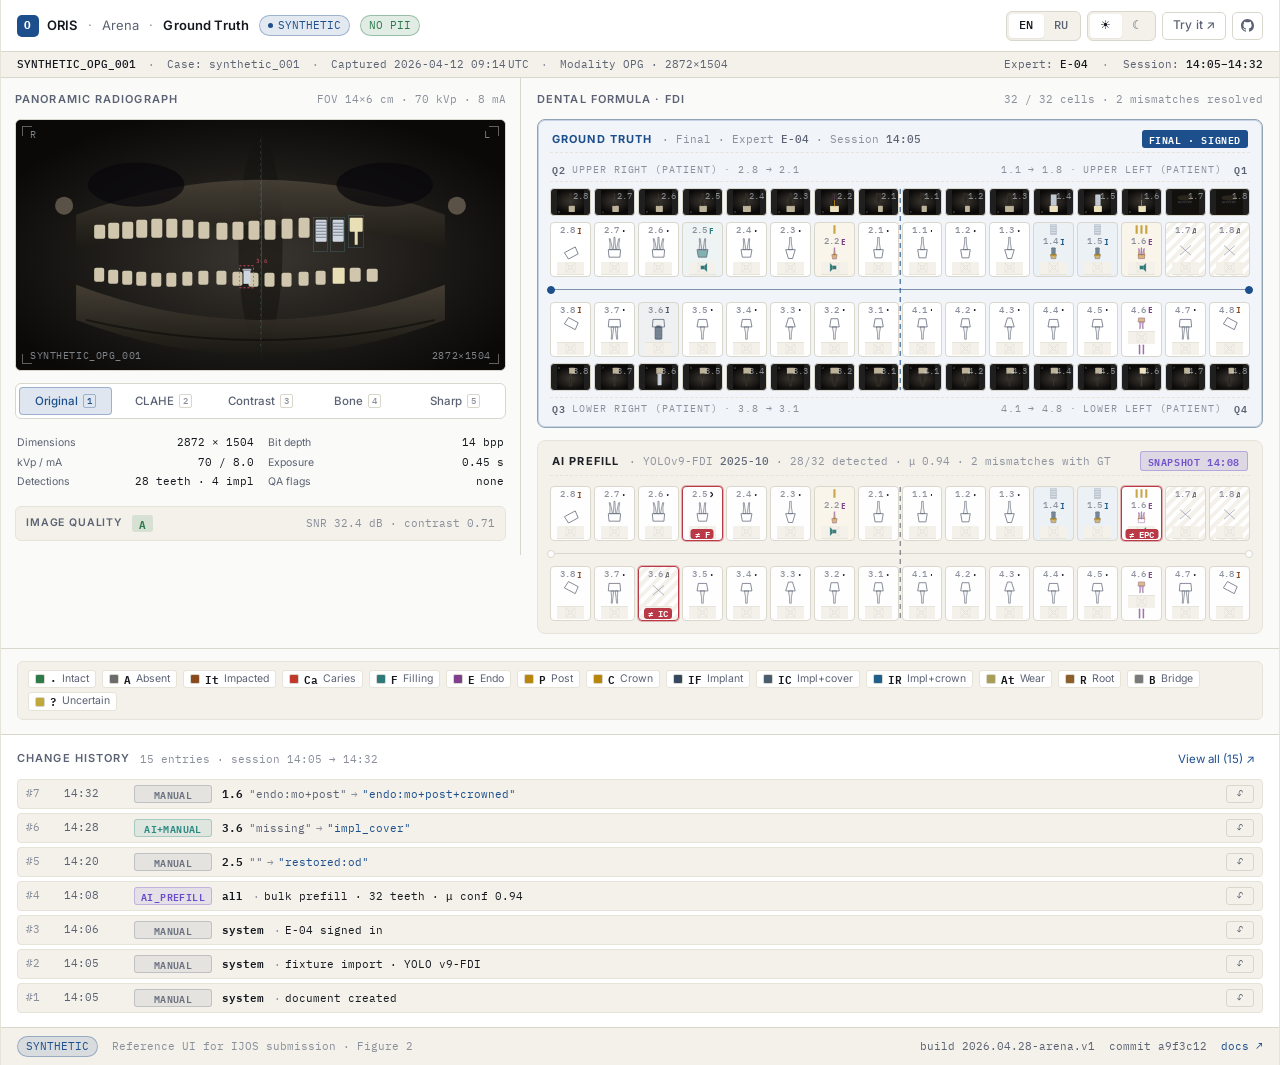
<file: reference-app/static/demo.html>
<!doctype html>
<!--
  ============================================================
  DEPRECATED (since 29.04.2026)
  ============================================================
  This static demo is OBSOLETE. It is kept in the repo only for
  historical traceability. DO NOT use it as Figure 2 in the IJOS
  paper, in the cover letter, or in the GitHub Pages deploy.

  USE INSTEAD: the live Flask /play endpoint
  (templates/darwin_lab.html + 14 JS modules in static/js/darwin/)
  or the GitHub Pages mirror at https://zmeik.github.io/oris/play/.

  See ./DEPRECATED.md for the full policy.
  ============================================================
-->
<html lang="en" data-theme="light" data-lang="en">
<head>
<meta charset="utf-8">
<title>ORIS v0.1 · Reference Application [DEPRECATED — see DEPRECATED.md]</title>
<meta name="viewport" content="width=1280">
<link rel="preconnect" href="https://fonts.googleapis.com">
<link rel="preconnect" href="https://fonts.gstatic.com" crossorigin>
<link href="https://fonts.googleapis.com/css2?family=Inter:wght@400;500;600;700&family=IBM+Plex+Mono:wght@400;500;600&display=swap" rel="stylesheet">
<style>
  /* ============ TOKENS ============ */
  :root {
    --bg: #050507;
    --surface: #0e1117;
    --surface-2: #161a24;
    --surface-3: #1d2230;
    --border: #242a3a;
    --border-soft: #1b202c;
    --border-strong: #3a4256;
    --text: #e6e8ee;
    --text-muted: #8a93a6;
    --text-dim: #5b6478;
    --accent: #6dc4d8;
    --accent-ink: #061013;
    --danger: #e0556b;

    --src-manual: #8a93a6;
    --src-ai: #a78bfa;
    --src-ai-manual: #5fbab2;

    /* status palette — print-safe, identical in both themes */
    --st-present: #2c7a4a;
    --st-missing: #6b6b6b;
    --st-impacted: #8a4a20;
    --st-caries: #c0392b;
    --st-attrition: #a89e58;
    --st-root: #8c5e2a;
    --st-restored: #2c7a7a;
    --st-endo: #7e3f8c;
    --st-impl: #34495e;
    --st-impl-cover: #4a5d70;
    --st-impl-heal: #5e6f80;
    --st-impl-rest: #1f5f8c;
    --st-post: #b8860b;
    --st-crowned: #b8860b;
    --st-bridge: #7a7a7a;
    --st-bar: #4a4a4a;
    --st-cantilever: #7a6a7a;
    --st-uncertain: #c0a83a;

    --font-ui: 'Inter', system-ui, sans-serif;
    --font-mono: 'IBM Plex Mono', ui-monospace, monospace;
  }
  [data-theme="light"] {
    --bg: #fafaf8;
    --surface: #ffffff;
    --surface-2: #f3f1ea;
    --surface-3: #ebe8de;
    --border: #d9d6cc;
    --border-soft: #e6e3d9;
    --border-strong: #b6b1a3;
    --text: #15181f;
    --text-muted: #5b6273;
    --text-dim: #8a8f9c;
    --accent: #1d4f8c;
    --accent-ink: #ffffff;
    --danger: #b8323f;

    --src-manual: #6b7180;
    --src-ai: #6b4cc8;
    --src-ai-manual: #2a8a82;
  }

  * { box-sizing: border-box; }
  html, body { margin: 0; padding: 0; }
  body {
    background: var(--bg);
    color: var(--text);
    font-family: var(--font-ui);
    font-size: 13px;
    line-height: 1.4;
    -webkit-font-smoothing: antialiased;
  }
  .mono { font-family: var(--font-mono); font-variant-numeric: tabular-nums; }
  .tabular { font-variant-numeric: tabular-nums; }
  :focus-visible { outline: 2px solid var(--accent); outline-offset: 2px; border-radius: 3px; }

  button { font: inherit; }

  /* ============ SHELL ============ */
  .app {
    width: 1280px;
    margin: 0 auto;
    background: var(--bg);
    border-left: 1px solid var(--border-soft);
    border-right: 1px solid var(--border-soft);
  }

  /* ============ TOPBAR ============ */
  .topbar {
    height: 52px;
    display: flex; align-items: center;
    padding: 0 16px;
    border-bottom: 1px solid var(--border);
    background: var(--surface);
    gap: 10px;
    white-space: nowrap;
  }
  .brand { display: flex; align-items: center; gap: 8px; font-weight: 600; font-size: 13px; letter-spacing: 0.01em; white-space: nowrap; flex-shrink: 0; }
  .brand-mark {
    width: 22px; height: 22px; border-radius: 5px;
    background: var(--accent); color: var(--accent-ink);
    display: grid; place-items: center;
    font-family: var(--font-mono); font-size: 11px; font-weight: 700;
  }
  .brand-sep { color: var(--text-dim); font-weight: 400; padding: 0 2px; }
  .brand-sub { color: var(--text-muted); font-weight: 400; }
  .brand-mode { color: var(--text); font-weight: 600; }

  .pill {
    display: inline-flex; align-items: center; gap: 5px;
    padding: 2px 8px; border-radius: 999px;
    font-family: var(--font-mono); font-size: 10.5px;
    border: 1px solid;
    white-space: nowrap;
    flex-shrink: 0;
  }
  .pill.synthetic {
    background: color-mix(in srgb, var(--accent) 12%, transparent);
    color: var(--accent);
    border-color: color-mix(in srgb, var(--accent) 35%, transparent);
  }
  .pill.no-pii {
    background: color-mix(in srgb, var(--st-present) 14%, transparent);
    color: var(--st-present);
    border-color: color-mix(in srgb, var(--st-present) 40%, transparent);
  }

  .topbar-right { margin-left: auto; display: flex; align-items: center; gap: 6px; }
  .seg {
    display: inline-flex; padding: 2px;
    background: var(--surface-2); border: 1px solid var(--border);
    border-radius: 6px;
  }
  .seg button {
    height: 24px; padding: 0 10px;
    background: transparent; border: 0;
    color: var(--text-muted);
    font-size: 11.5px; font-weight: 500;
    border-radius: 4px; cursor: pointer;
    font-family: var(--font-mono);
    letter-spacing: 0.03em;
  }
  .seg button[aria-pressed="true"] {
    background: var(--surface); color: var(--text);
    box-shadow: 0 1px 2px rgba(0,0,0,.06);
  }
  [data-theme="dark"] .seg button[aria-pressed="true"] { background: var(--surface-3); }

  .icon-btn {
    height: 28px; min-width: 28px; padding: 0 8px;
    display: inline-flex; align-items: center; justify-content: center; gap: 6px;
    background: transparent; color: var(--text-muted);
    border: 1px solid var(--border); border-radius: 5px;
    font-size: 12px; cursor: pointer;
    transition: color .12s, border-color .12s;
  }
  .icon-btn:hover { color: var(--text); border-color: var(--text-dim); }
  .icon-btn svg { width: 13px; height: 13px; }

  /* ============ INFO STRIP ============ */
  .infostrip {
    height: 26px;
    display: flex; align-items: center; gap: 12px;
    padding: 0 16px;
    background: var(--surface-2);
    border-bottom: 1px solid var(--border);
    font-size: 11px; color: var(--text-muted);
    font-family: var(--font-mono);
    white-space: nowrap;
    overflow: hidden;
  }
  .infostrip b { color: var(--text); font-weight: 500; }
  .infostrip .sep { color: var(--text-dim); }
  .infostrip .right { margin-left: auto; display: flex; gap: 14px; }

  /* ============ MAIN: production darwin_lab pattern ============ */
  /* Grid layout: 520px OPG + fluid formulas. Sticky disabled — preview widths
     are too narrow for sticky to behave as in production (1600+ workstation). */
  .arena-body {
    display: grid;
    grid-template-columns: 520px 1fr;
    align-items: start;
    min-width: 0;
  }
  .arena-opg-col {
    border-right: 1px solid var(--border);
    min-width: 0;
  }
  .arena-formulas-col {
    min-width: 0;
    padding: 14px 16px;
    display: flex; flex-direction: column; gap: 12px;
  }
  .legend-wrap {
    padding: 0 16px 14px;
    border-top: 1px solid var(--border);
    padding-top: 12px;
  }

  /* ============ LEFT: OPG ============ */
  .left { padding: 14px; display: flex; flex-direction: column; gap: 12px; }

  .panel-head {
    display: flex; align-items: baseline; gap: 10px;
  }
  .panel-title {
    font-size: 11px; text-transform: uppercase; letter-spacing: 0.1em;
    color: var(--text-muted); font-weight: 600;
  }
  .panel-meta {
    margin-left: auto;
    font-family: var(--font-mono); font-size: 10.5px; color: var(--text-dim);
  }

  .opg-stage {
    width: 100%;
    aspect-ratio: 488 / 250;
    background: #08090b;
    border: 1px solid var(--border);
    border-radius: 6px;
    overflow: hidden;
    position: relative;
  }
  [data-theme="light"] .opg-stage { background: #1a1a1a; }
  .opg-stage svg { width: 100%; height: 100%; display: block; }
  .opg-overlay {
    position: absolute; inset: 0;
    pointer-events: none;
    color: rgba(220,230,240,.55);
    font-family: var(--font-mono); font-size: 9.5px;
    letter-spacing: 0.06em; text-transform: uppercase;
  }
  .opg-overlay .corner { position: absolute; width: 10px; height: 10px; border: 1px solid rgba(255,255,255,.35); }
  .opg-overlay .corner.tl { top: 6px; left: 6px; border-right: 0; border-bottom: 0; }
  .opg-overlay .corner.tr { top: 6px; right: 6px; border-left: 0; border-bottom: 0; }
  .opg-overlay .corner.bl { bottom: 6px; left: 6px; border-right: 0; border-top: 0; }
  .opg-overlay .corner.br { bottom: 6px; right: 6px; border-left: 0; border-top: 0; }
  .opg-overlay .meta-tl { position: absolute; top: 8px; left: 14px; }
  .opg-overlay .meta-tr { position: absolute; top: 8px; right: 14px; }
  .opg-overlay .meta-bl { position: absolute; bottom: 8px; left: 14px; }
  .opg-overlay .meta-br { position: absolute; bottom: 8px; right: 14px; }
  .opg-overlay .axis { position: absolute; left: 50%; top: 6px; bottom: 6px; width: 1px; background: linear-gradient(to bottom, transparent, rgba(109,196,216,.25), transparent); }

  .filter-bar {
    display: flex; gap: 4px;
    background: var(--surface);
    border: 1px solid var(--border);
    border-radius: 6px;
    padding: 3px;
  }
  .filter-btn {
    flex: 1; height: 28px;
    background: transparent; border: 1px solid transparent;
    color: var(--text-muted);
    font-size: 11.5px; font-weight: 500;
    border-radius: 4px; cursor: pointer;
    display: inline-flex; align-items: center; justify-content: center; gap: 5px;
    transition: color .12s, background .12s;
  }
  .filter-btn:hover { color: var(--text); background: var(--surface-2); }
  .filter-btn[aria-pressed="true"] {
    background: color-mix(in srgb, var(--accent) 14%, transparent);
    color: var(--accent);
    border-color: color-mix(in srgb, var(--accent) 35%, transparent);
  }
  .filter-btn .kbd {
    font-family: var(--font-mono); font-size: 9px;
    color: var(--text-dim); border: 1px solid var(--border); border-radius: 2px;
    padding: 0 3px; line-height: 1.4;
  }
  .filter-btn[aria-pressed="true"] .kbd { color: var(--accent); border-color: color-mix(in srgb, var(--accent) 35%, transparent); }

  .opg-meta-grid {
    display: grid; grid-template-columns: 1fr 1fr; gap: 4px 14px;
    font-size: 11px;
    padding: 4px 2px;
  }
  .opg-meta-grid .row { display: flex; justify-content: space-between; gap: 8px; align-items: baseline; min-width: 0; }
  .opg-meta-grid .label { color: var(--text-muted); white-space: nowrap; flex-shrink: 0; font-size: 10.5px; }
  .opg-meta-grid .val { color: var(--text); font-family: var(--font-mono); font-size: 10.5px; white-space: nowrap; overflow: hidden; text-overflow: ellipsis; }

  .qa-row {
    display: flex; align-items: center; gap: 10px;
    padding: 8px 10px;
    background: var(--surface-2);
    border: 1px solid var(--border-soft);
    border-radius: 6px;
    font-size: 11.5px;
  }
  .qa-row .label { color: var(--text-muted); font-size: 10.5px; text-transform: uppercase; letter-spacing: 0.08em; font-weight: 600; }
  .qa-row .grade {
    font-family: var(--font-mono); color: var(--st-present);
    background: color-mix(in srgb, var(--st-present) 14%, transparent);
    padding: 1px 7px; border-radius: 3px;
    font-size: 11px; font-weight: 600;
  }
  .qa-row .meta { margin-left: auto; font-family: var(--font-mono); font-size: 10.5px; color: var(--text-dim); }

  /* ============ FORMULA blocks ============ */
  .right { display: contents; }
  .formula-head {
    display: flex; align-items: baseline; gap: 10px;
  }
  .formula-actions { margin-left: auto; display: flex; gap: 6px; }

  /* Wrapper blocks */
  .block {
    border: 1px solid var(--border);
    border-radius: 8px;
    padding: 10px 12px 12px;
    display: flex; flex-direction: column; gap: 6px;
    min-width: 0;
    background: var(--surface);
  }
  .block.gt {
    background: color-mix(in srgb, var(--accent) 6%, var(--surface));
    border-color: color-mix(in srgb, var(--accent) 38%, var(--border));
    box-shadow: 0 0 0 1px color-mix(in srgb, var(--accent) 20%, transparent) inset;
  }
  .block.ai {
    background: var(--surface-2);
    border-color: var(--border-soft);
    opacity: 0.96;
  }
  .block-head {
    display: flex; align-items: center; gap: 10px;
    padding: 0 2px 4px;
    border-bottom: 1px dashed var(--border-soft);
    margin-bottom: 4px;
    white-space: nowrap;
  }
  .block-head .ttl {
    font-size: 11px; text-transform: uppercase; letter-spacing: 0.1em;
    color: var(--text); font-weight: 700;
  }
  .block.gt .block-head .ttl {
    color: var(--accent);
  }
  .block-head .meta {
    font-family: var(--font-mono); font-size: 10.5px;
    color: var(--text-dim);
  }
  .block-head .meta b { color: var(--text-muted); font-weight: 500; }
  .block-head .badge {
    margin-left: auto;
    font-family: var(--font-mono); font-size: 10px;
    padding: 2px 7px; border-radius: 3px;
    letter-spacing: 0.06em; font-weight: 600;
  }
  .block.gt .block-head .badge { background: var(--accent); color: var(--accent-ink); }
  .block.ai .block-head .badge { background: color-mix(in srgb, var(--src-ai) 16%, transparent); color: var(--src-ai); border: 1px solid color-mix(in srgb, var(--src-ai) 35%, transparent); }

  /* Block-internal midline divider */
  .midline {
    position: relative;
    height: 1px;
    margin: 6px 0;
    background: var(--border);
  }
  .block.gt .midline { background: color-mix(in srgb, var(--accent) 50%, var(--border)); }
  .midline::before, .midline::after {
    content: ''; position: absolute; top: -3px; width: 6px; height: 6px;
    background: var(--surface); border: 1px solid var(--border); border-radius: 50%;
  }
  .block.gt .midline::before, .block.gt .midline::after {
    background: var(--accent);
    border-color: var(--accent);
  }
  .midline::before { left: -3px; }
  .midline::after { right: -3px; }
  .midline .lab {
    position: absolute; top: -7px; left: 50%; transform: translateX(-50%);
    background: var(--surface);
    padding: 0 8px;
    font-family: var(--font-mono); font-size: 9px;
    letter-spacing: 0.12em;
    color: var(--text-dim);
    text-transform: uppercase;
  }
  .block.gt .midline .lab { background: color-mix(in srgb, var(--accent) 6%, var(--surface)); color: var(--accent); }
  .block.ai .midline .lab { background: var(--surface-2); }

  /* AI block — same cell scale as GT (production pattern: identical structure, only chrome differs) */
  /* No size overrides; cells share --cell-w / --cell-h via .cells grid */

  /* mismatch indicator on AI cells */
  .cell.mismatch { position: relative; }
  .cell.mismatch .mm-flag {
    position: absolute; bottom: 1px; left: 50%; transform: translateX(-50%);
    display: inline-flex; align-items: center; gap: 2px;
    font-family: var(--font-mono); font-size: 8.5px;
    color: white; background: var(--danger);
    padding: 1px 4px; border-radius: 3px;
    line-height: 1; font-weight: 600;
    z-index: 2;
    white-space: nowrap;
  }
  .cell.mismatch[data-diff]:hover::before {
    content: '✗ ' attr(data-ai) ' → ' attr(data-diff);
    position: absolute; bottom: calc(100% + 6px); left: 50%; transform: translateX(-50%);
    background: var(--danger); color: white;
    font-family: var(--font-mono); font-size: 10px;
    padding: 3px 7px; border-radius: 3px; white-space: nowrap;
    z-index: 10; pointer-events: none;
  }
  .cell.mismatch[data-diff]:hover::after {
    content: ''; position: absolute; bottom: calc(100% + 2px); left: 50%; transform: translateX(-50%);
    border: 4px solid transparent; border-top-color: var(--danger);
    z-index: 10; pointer-events: none;
  }
  .cell.selected[data-ostr]:hover::before {
    content: attr(data-ostr);
    position: absolute; bottom: calc(100% + 6px); left: 50%; transform: translateX(-50%);
    background: var(--accent); color: var(--accent-ink);
    font-family: var(--font-mono); font-size: 10px;
    padding: 3px 7px; border-radius: 3px; white-space: nowrap;
    z-index: 10; pointer-events: none;
  }

  /* Quadrant labels above carousel */
  .quad-row {
    display: grid;
    grid-template-columns: 1fr 1fr;
    font-family: var(--font-mono); font-size: 9.5px;
    color: var(--text-dim);
    letter-spacing: 0.1em;
    text-transform: uppercase;
    padding: 0 2px 4px;
    border-bottom: 1px dashed var(--border-soft);
  }
  .quad-row .q { display: flex; align-items: center; gap: 6px; }
  .quad-row .q.right { justify-content: flex-end; }
  .quad-row .q .num { color: var(--text-muted); font-weight: 600; }

  /* Carousel of crops */
  .crops {
    display: grid;
    grid-template-columns: repeat(16, minmax(0, 1fr));
    gap: 3px;
    min-width: 0;
  }
  .crop {
    position: relative;
    aspect-ratio: 80 / 56;
    background: #0a0a0a;
    border: 1px solid var(--border);
    border-radius: 4px;
    overflow: hidden;
    cursor: zoom-in;
    transition: border-color .12s, transform .12s;
  }
  .crop:hover { border-color: var(--accent); transform: translateY(-1px); }
  [data-theme="light"] .crop { background: #1f1f1f; }
  .crop svg { width: 100%; height: 100%; display: block; }
  .crop .crop-fdi {
    position: absolute; top: 1px; right: 2px;
    font-family: var(--font-mono); font-size: 8.5px;
    color: rgba(220,230,240,.55);
  }
  .crop.flipped svg { transform: scaleY(-1); }

  /* AI prefill row */
  .row-band {
    display: grid;
    grid-template-columns: 78px 1fr;
    gap: 6px;
    align-items: stretch;
  }
  .band-label {
    display: flex; flex-direction: column; justify-content: center;
    padding: 4px 6px;
    border-right: 1px dashed var(--border-soft);
  }
  .band-label .ttl {
    font-size: 10.5px; text-transform: uppercase; letter-spacing: 0.08em;
    color: var(--text-muted); font-weight: 600;
  }
  .band-label .sub {
    font-family: var(--font-mono); font-size: 9.5px; color: var(--text-dim); margin-top: 2px;
  }
  .band-label .conf {
    font-family: var(--font-mono); font-size: 10.5px;
    margin-top: 4px; color: var(--src-ai); font-weight: 500;
  }
  .row-band.gt .band-label .ttl { color: var(--text); }
  .row-band.gt .band-label .pip {
    display: inline-block; width: 6px; height: 6px;
    border-radius: 50%; background: var(--accent);
    margin-right: 5px; vertical-align: middle;
  }

  .cells {
    display: grid;
    grid-template-columns: repeat(16, minmax(0, 1fr));
    gap: 3px;
    min-width: 0;
  }

  .cell {
    aspect-ratio: 48 / 64;
    min-width: 0;
    background: var(--surface);
    border: 1px solid var(--border);
    border-radius: 4px;
    position: relative;
    display: flex; flex-direction: column;
    align-items: stretch;
    overflow: hidden;
    cursor: pointer;
    transition: border-color .12s, transform .12s, box-shadow .12s;
  }
  .cell:hover { border-color: var(--text-muted); }
  .cell.selected {
    border-color: var(--accent);
    box-shadow: 0 0 0 2px color-mix(in srgb, var(--accent) 25%, transparent);
  }
  .cell.mismatch {
    border-color: var(--danger);
    box-shadow: 0 0 0 1px color-mix(in srgb, var(--danger) 35%, transparent);
  }
  .cell.flipped .anatomy { transform: scaleY(-1); }
  .cell.flipped .surfaces { transform: scaleY(-1); }

  /* Vertical midline (FDI sagittal plane) — separator on 8th cell of each row */
  /* Vertical anatomical centerline — one independent line per chart.
     Each chart's line is positioned absolutely on the .block element and
     spans from that block's top crops/cell row down to its bottom one,
     never crossing the gap to the other block. */
  .cell.midline-right { /* class kept for legacy; no styling */ }
  .block.gt, .block.ai { position: relative; }
  .anatomical-axis {
    position: absolute;
    left: 50%;
    width: 1.5px;
    transform: translateX(-0.75px);
    pointer-events: none;
    z-index: 5;
    /* Dashed look via mask. */
    -webkit-mask-image: repeating-linear-gradient(to bottom, #000 0 5px, transparent 5px 9px);
            mask-image: repeating-linear-gradient(to bottom, #000 0 5px, transparent 5px 9px);
  }
  .block.gt .anatomical-axis {
    background: color-mix(in srgb, var(--accent) 70%, transparent);
  }
  .block.ai .anatomical-axis {
    background: color-mix(in srgb, var(--text-muted) 70%, transparent);
  }

  /* Inline cell-root SVG block — sits above crown for upper, below for lower (production darwin_lab pattern) */
  .cell .cell-root {
    height: 11px;
    display: flex; align-items: center; justify-content: center;
    pointer-events: none;
    opacity: 0.75;
    flex-shrink: 0;
  }
  .cell .cell-root svg { display: block; width: 100%; height: 100%; }
  /* hide cell-root for cells without endo/root indication */
  .cell:not(.has-root) .cell-root { display: none; }

  /* Cell internals — flex column with ordered rows.
     Top row: FDI label + status abbr (no overlap).
     Middle: anatomy SVG (flex:1).
     Optional: cell-root SVG (above for upper, below for lower).
     Bottom: surface map polygon. */
  .cell .head {
    display: flex; align-items: center; justify-content: space-between;
    padding: 1px 3px 0;
    gap: 2px;
    min-height: 11px;
    order: 1;
  }
  .cell .fdi {
    font-family: var(--font-mono); font-size: 8.5px;
    color: var(--text-dim);
    font-weight: 500;
    line-height: 1;
    flex-shrink: 0;
  }
  .cell .abbr {
    font-family: var(--font-mono); font-size: 9px;
    font-weight: 600;
    color: var(--text);
    line-height: 1;
    overflow: hidden;
    text-overflow: ellipsis;
    white-space: nowrap;
    min-width: 0;
    text-align: right;
  }
  .cell .anatomy {
    flex: 1;
    display: flex; align-items: center; justify-content: center;
    padding: 1px;
    min-height: 0;
    order: 2;
  }
  .cell .anatomy svg { display: block; width: 100%; height: 100%; }
  .cell .surfaces {
    height: 13px;
    display: flex; align-items: center; justify-content: center;
    border-top: 1px solid var(--border-soft);
    background: var(--surface-2);
    order: 3;
    flex-shrink: 0;
  }
  .cell .surfaces svg { display: block; height: 11px; width: 11px; }

  /* upper: cell-root above crown (visually) but in flow ordered first.
     But .flipped flips anatomy via scaleY — so for upper cells the cell-root
     stays anatomically "below" the inverted crown, which is correct. */
  .cell.flipped .cell-root { order: 0; }
  .cell:not(.flipped) .cell-root { order: 4; }

  /* Visual cell variants by status */
  .cell.s-missing { background: repeating-linear-gradient(135deg, var(--surface) 0 4px, var(--surface-2) 4px 8px); color: var(--text-dim); }
  .cell.s-missing .abbr { color: var(--text-dim); }
  .cell.s-impl-cover { background: color-mix(in srgb, var(--st-impl) 8%, var(--surface)); }
  .cell.s-impl-restored { background: color-mix(in srgb, var(--st-impl-rest) 9%, var(--surface)); }
  .cell.s-endo-post-crowned { background: color-mix(in srgb, var(--st-crowned) 8%, var(--surface)); }
  .cell.s-restored { background: color-mix(in srgb, var(--st-restored) 8%, var(--surface)); }

  /* Small status legend */
  .legend {
    display: flex; flex-wrap: wrap; gap: 4px 6px;
    padding: 8px 10px;
    background: var(--surface-2);
    border: 1px solid var(--border-soft);
    border-radius: 6px;
  }
  .legend-item {
    display: inline-flex; align-items: center; gap: 5px;
    padding: 1px 6px;
    font-size: 11px;
    border-radius: 3px;
    background: var(--surface);
    border: 1px solid var(--border-soft);
  }
  .legend-item .swatch {
    width: 10px; height: 10px; border-radius: 2px;
    border: 1px solid var(--border);
  }
  .legend-item .ab { font-family: var(--font-mono); font-size: 10.5px; color: var(--text); font-weight: 600; }
  .legend-item .nm { color: var(--text-muted); font-size: 10.5px; }

  /* ============ HISTORY ============ */
  .history {
    border-top: 1px solid var(--border);
    padding: 12px 16px 14px;
    background: var(--surface);
  }
  .history-head { white-space: nowrap; }
  .history-head {
    display: flex; align-items: center; gap: 10px;
    margin-bottom: 8px;
  }
  .history-title { font-size: 11px; text-transform: uppercase; letter-spacing: 0.1em; color: var(--text-muted); font-weight: 600; }
  .history-meta { font-family: var(--font-mono); font-size: 10.5px; color: var(--text-dim); }
  .history-actions { margin-left: auto; display: flex; gap: 6px; }
  .history-link {
    background: transparent; border: 0;
    color: var(--accent); font-size: 11.5px;
    cursor: pointer; padding: 4px 8px;
    border-radius: 4px;
  }
  .history-link:hover { background: color-mix(in srgb, var(--accent) 12%, transparent); }

  .history-strip {
    display: grid; gap: 4px;
  }
  .hist-item {
    display: grid;
    grid-template-columns: 28px 60px 78px 1fr 28px;
    align-items: center;
    gap: 10px;
    padding: 5px 8px;
    background: var(--surface-2);
    border: 1px solid var(--border-soft);
    border-radius: 4px;
    font-size: 11.5px;
  }
  .hist-item .seq {
    font-family: var(--font-mono); font-size: 11px;
    color: var(--text-dim);
  }
  .hist-item .ts {
    font-family: var(--font-mono); font-size: 11px;
    color: var(--text-muted);
  }
  .hist-item .src {
    font-size: 10px; font-family: var(--font-mono);
    text-transform: uppercase; letter-spacing: 0.04em;
    padding: 1px 6px; border-radius: 3px;
    text-align: center;
    border: 1px solid;
    font-weight: 600;
  }
  .hist-item .src.manual { color: var(--src-manual); background: color-mix(in srgb, var(--src-manual) 10%, transparent); border-color: color-mix(in srgb, var(--src-manual) 30%, transparent); }
  .hist-item .src.ai_prefill { color: var(--src-ai); background: color-mix(in srgb, var(--src-ai) 10%, transparent); border-color: color-mix(in srgb, var(--src-ai) 30%, transparent); }
  .hist-item .src.ai_prefill_then_manual { color: var(--src-ai-manual); background: color-mix(in srgb, var(--src-ai-manual) 10%, transparent); border-color: color-mix(in srgb, var(--src-ai-manual) 30%, transparent); }
  .hist-item .diff { color: var(--text); font-family: var(--font-mono); font-size: 11px; }
  .hist-item .diff em { color: var(--text-dim); font-style: normal; padding: 0 4px; }
  .hist-item .diff .a { color: var(--text-muted); }
  .hist-item .diff .b { color: var(--accent); }
  .hist-item .diff .fdi { color: var(--text); font-weight: 600; padding-right: 6px; }
  .hist-item .roll {
    background: transparent; border: 1px solid var(--border);
    color: var(--text-muted);
    font-size: 10px; padding: 1px 4px;
    border-radius: 3px; cursor: pointer;
    font-family: var(--font-mono);
  }
  .hist-item .roll:hover { color: var(--danger); border-color: var(--danger); }

  /* ============ FOOTER ============ */
  .footer {
    border-top: 1px solid var(--border);
    background: var(--surface-2);
    padding: 8px 16px;
    display: flex; align-items: center; gap: 14px;
    font-family: var(--font-mono); font-size: 10.5px;
    color: var(--text-muted);
    white-space: nowrap;
  }
  .footer .right { margin-left: auto; display: flex; gap: 14px; }
  .footer .ref { color: var(--text-dim); }
  .footer a { color: var(--accent); text-decoration: none; }

  /* ============ I18N ============ */
  [data-lang="en"] .ru-only { display: none; }
  [data-lang="ru"] .en-only { display: none; }
</style>
</head>
<body>
<div class="app">
  <!-- =========== TOPBAR =========== -->
  <header class="topbar">
    <div class="brand">
      <span class="brand-mark">O</span>
      <span>ORIS</span>
      <span class="brand-sep">·</span>
      <span class="brand-sub">Arena</span>
      <span class="brand-sep">·</span>
      <span class="brand-mode" data-i18n="mode.gt">Ground Truth</span>
    </div>
    <span class="pill synthetic"><span style="width:5px;height:5px;border-radius:50%;background:currentColor"></span>SYNTHETIC</span>
    <span class="pill no-pii">NO&nbsp;PII</span>

    <div class="topbar-right">
      <div class="seg" role="tablist" aria-label="Language">
        <button data-lang-toggle="en" aria-pressed="true">EN</button>
        <button data-lang-toggle="ru" aria-pressed="false">RU</button>
      </div>
      <div class="seg" role="tablist" aria-label="Theme">
        <button data-theme-toggle="light" aria-pressed="true" title="Light"><span aria-hidden="true">☀</span></button>
        <button data-theme-toggle="dark" aria-pressed="false" title="Dark"><span aria-hidden="true">☾</span></button>
      </div>
      <a href="/play" class="icon-btn" title="Interactive playground" data-i18n-title="nav.play" style="text-decoration:none; padding:4px 10px; font-size:12px; font-weight:500; letter-spacing:0.01em;" data-i18n="nav.play">Try it ↗</a>
      <a href="https://github.com/zmeik/oris" target="_blank" rel="noopener" class="icon-btn" title="GitHub" aria-label="GitHub repository">
        <svg viewBox="0 0 16 16" fill="currentColor" aria-hidden="true"><path d="M8 0C3.58 0 0 3.58 0 8a8 8 0 005.47 7.59c.4.07.55-.17.55-.38 0-.19-.01-.82-.01-1.49-2.01.37-2.53-.49-2.69-.94-.09-.23-.48-.94-.82-1.13-.28-.15-.68-.52-.01-.53.63-.01 1.08.58 1.23.82.72 1.21 1.87.87 2.33.66.07-.52.28-.87.51-1.07-1.78-.2-3.64-.89-3.64-3.95 0-.87.31-1.59.82-2.15-.08-.2-.36-1.02.08-2.12 0 0 .67-.21 2.2.82.64-.18 1.32-.27 2-.27.68 0 1.36.09 2 .27 1.53-1.04 2.2-.82 2.2-.82.44 1.1.16 1.92.08 2.12.51.56.82 1.27.82 2.15 0 3.07-1.87 3.75-3.65 3.95.29.25.54.73.54 1.48 0 1.07-.01 1.93-.01 2.2 0 .21.15.46.55.38A8.013 8.013 0 0016 8c0-4.42-3.58-8-8-8z"/></svg>
      </a>
    </div>
  </header>

  <!-- =========== INFO STRIP =========== -->
  <div class="infostrip">
    <span><b>SYNTHETIC_OPG_001</b></span>
    <span class="sep">·</span>
    <span><span data-i18n="meta.case">Case</span>: synthetic_001</span>
    <span class="sep">·</span>
    <span><span data-i18n="meta.captured">Captured</span> 2026-04-12 09:14&thinsp;UTC</span>
    <span class="sep">·</span>
    <span><span data-i18n="meta.modality">Modality</span> OPG · 2872×1504</span>
    <div class="right">
      <span><span data-i18n="meta.expert">Expert</span>: <b>E-04</b></span>
      <span class="sep">·</span>
      <span><span data-i18n="meta.session">Session</span>: <b>14:05–14:32</b></span>
    </div>
  </div>

  <!-- =========== MAIN =========== -->
  <main>
   <div class="arena-body">
    <!-- ===== LEFT: OPG col (sticky) ===== -->
    <section class="arena-opg-col left">
      <div class="panel-head">
        <span class="panel-title" data-i18n="opg.title">Panoramic radiograph</span>
        <span class="panel-meta">FOV 14×6 cm · 70 kVp · 8 mA</span>
      </div>

      <div class="opg-stage">
        <svg viewBox="0 0 488 250" preserveAspectRatio="xMidYMid slice" aria-label="Synthetic panoramic radiograph">
          <defs>
            <radialGradient id="opgGrad" cx="50%" cy="55%" r="60%">
              <stop offset="0%" stop-color="#3a3530"/>
              <stop offset="60%" stop-color="#1c1a17"/>
              <stop offset="100%" stop-color="#0a0908"/>
            </radialGradient>
            <radialGradient id="archG" cx="50%" cy="50%" r="50%">
              <stop offset="0%" stop-color="#d6cfb8"/>
              <stop offset="80%" stop-color="#7a7160"/>
              <stop offset="100%" stop-color="#3c3830" stop-opacity="0"/>
            </radialGradient>
            <linearGradient id="boneG" x1="0" x2="0" y1="0" y2="1">
              <stop offset="0%" stop-color="#4a4338"/>
              <stop offset="100%" stop-color="#1a1813"/>
            </linearGradient>
            <filter id="grain"><feTurbulence type="fractalNoise" baseFrequency="0.9" numOctaves="2" seed="3"/><feColorMatrix values="0 0 0 0 0  0 0 0 0 0  0 0 0 0 0  0 0 0 0.06 0"/><feComposite in2="SourceGraphic" operator="in"/></filter>
          </defs>
          <rect width="488" height="250" fill="url(#opgGrad)"/>
          <!-- Spine column shadow -->
          <ellipse cx="244" cy="125" rx="22" ry="105" fill="#15130f" opacity="0.55"/>
          <!-- Mandibular arch (lower) -->
          <path d="M 60 165 Q 244 235 428 165 L 428 200 Q 244 270 60 200 Z" fill="url(#boneG)" opacity="0.85"/>
          <!-- Maxillary arch (upper) -->
          <path d="M 60 95 Q 244 25 428 95 L 428 130 Q 244 80 60 130 Z" fill="url(#boneG)" opacity="0.85"/>
          <!-- Sinus voids -->
          <ellipse cx="120" cy="65" rx="48" ry="22" fill="#08070a" opacity="0.7"/>
          <ellipse cx="368" cy="65" rx="48" ry="22" fill="#08070a" opacity="0.7"/>
          <!-- TMJ heads -->
          <circle cx="48" cy="86" r="9" fill="#5a5246"/>
          <circle cx="440" cy="86" r="9" fill="#5a5246"/>
          <!-- Tooth crowns row, upper -->
          <g fill="#cfc6ad">
            <!-- Q2 (left in image: indices 0..7) -->
            <rect x="78"  y="105" width="11" height="14" rx="2"/>
            <rect x="92"  y="103" width="11" height="16" rx="2"/>
            <rect x="106" y="102" width="11" height="17" rx="2"/>
            <rect x="120" y="100" width="11" height="18" rx="2"/>
            <rect x="135" y="99"  width="11" height="19" rx="2"/>
            <rect x="150" y="99"  width="11" height="19" rx="2"/>
            <rect x="166" y="100" width="11" height="18" rx="2"/>
            <rect x="182" y="102" width="11" height="17" rx="2"/>
            <!-- Q1 -->
            <rect x="200" y="103" width="11" height="17" rx="2"/>
            <rect x="216" y="102" width="11" height="18" rx="2"/>
            <rect x="232" y="101" width="11" height="19" rx="2"/>
            <rect x="248" y="100" width="11" height="20" rx="2"/>
            <rect x="265" y="99"  width="11" height="20" rx="2"/>
            <rect x="282" y="98"  width="11" height="20" rx="2"/>
            <!-- 1.5 implant fixture (cyan threaded) -->
            <g>
              <rect x="299" y="100" width="11" height="22" rx="1" fill="#cfd6e0"/>
              <rect x="299" y="102" width="11" height="1" fill="#7a8290"/>
              <rect x="299" y="105" width="11" height="1" fill="#7a8290"/>
              <rect x="299" y="108" width="11" height="1" fill="#7a8290"/>
              <rect x="299" y="111" width="11" height="1" fill="#7a8290"/>
              <rect x="299" y="114" width="11" height="1" fill="#7a8290"/>
              <rect x="299" y="117" width="11" height="1" fill="#7a8290"/>
            </g>
            <!-- 1.4 implant fixture -->
            <g>
              <rect x="316" y="100" width="11" height="22" rx="1" fill="#cfd6e0"/>
              <rect x="316" y="103" width="11" height="1" fill="#7a8290"/>
              <rect x="316" y="106" width="11" height="1" fill="#7a8290"/>
              <rect x="316" y="109" width="11" height="1" fill="#7a8290"/>
              <rect x="316" y="112" width="11" height="1" fill="#7a8290"/>
              <rect x="316" y="115" width="11" height="1" fill="#7a8290"/>
            </g>
            <!-- 1.6 endo+post+crowned (radiopaque crown + post) -->
            <g>
              <rect x="333" y="98" width="13" height="14" rx="1" fill="#e8dfb6"/>
              <rect x="338" y="111" width="3" height="14" fill="#e8dfb6"/>
            </g>
            <!-- 1.7, 1.8 missing (gap) -->
          </g>
          <!-- Tooth crowns lower -->
          <g fill="#cfc6ad">
            <rect x="78"  y="148" width="10" height="14" rx="2"/>
            <rect x="92"  y="150" width="10" height="14" rx="2"/>
            <rect x="106" y="151" width="10" height="14" rx="2"/>
            <rect x="120" y="152" width="10" height="14" rx="2"/>
            <rect x="135" y="153" width="10" height="14" rx="2"/>
            <rect x="150" y="153" width="10" height="14" rx="2"/>
            <rect x="166" y="152" width="10" height="14" rx="2"/>
            <rect x="182" y="151" width="10" height="14" rx="2"/>
            <rect x="200" y="151" width="10" height="14" rx="2"/>
            <rect x="216" y="152" width="10" height="14" rx="2"/>
            <rect x="232" y="153" width="10" height="14" rx="2"/>
            <rect x="248" y="153" width="10" height="14" rx="2"/>
            <rect x="265" y="153" width="10" height="14" rx="2"/>
            <rect x="282" y="152" width="10" height="14" rx="2"/>
            <rect x="299" y="151" width="10" height="14" rx="2"/>
            <!-- 4.6 endo+restored+crowned (radiopaque) -->
            <rect x="316" y="148" width="12" height="16" rx="1" fill="#e8dfb6"/>
            <rect x="333" y="148" width="11" height="14" rx="2"/>
            <rect x="350" y="149" width="11" height="13" rx="2"/>
            <!-- 3.6 (after midline) impl_cover - subtle screw -->
            <g>
              <rect x="226" y="149" width="9" height="2" rx="1" fill="#aab2bf"/>
              <rect x="227" y="151" width="7" height="13" fill="#cfd6e0"/>
            </g>
          </g>
          <!-- IAN canal hint -->
          <path d="M 70 200 Q 244 240 418 200" stroke="#0a0907" stroke-width="2" fill="none" opacity="0.55"/>
          <!-- Midline guide -->
          <line x1="244" y1="20" x2="244" y2="230" stroke="#6dc4d8" stroke-opacity="0.18" stroke-dasharray="2 4"/>
          <!-- detection bboxes (subtle) -->
          <g stroke="#6dc4d8" stroke-opacity="0.35" fill="none" stroke-width="0.5">
            <rect x="332" y="96" width="15" height="32"/>
            <rect x="297" y="98" width="14" height="34"/>
            <rect x="314" y="98" width="14" height="34"/>
          </g>
          <!-- mismatch highlight on 3.6 -->
          <rect x="223" y="146" width="14" height="22" stroke="#e0556b" stroke-width="1" fill="none" stroke-dasharray="2 2" opacity="0.85"/>
          <text x="240" y="143" font-family="IBM Plex Mono, monospace" font-size="6" fill="#e0556b" opacity="0.9">3.6</text>
        </svg>
        <div class="opg-overlay" aria-hidden="true">
          <span class="corner tl"></span><span class="corner tr"></span>
          <span class="corner bl"></span><span class="corner br"></span>
          <span class="meta-tl">R</span>
          <span class="meta-tr">L</span>
          <span class="meta-bl">SYNTHETIC_OPG_001</span>
          <span class="meta-br">2872×1504</span>
          <span class="axis"></span>
        </div>
      </div>

      <!-- Filter buttons -->
      <div class="filter-bar" role="group" aria-label="Image filter">
        <button class="filter-btn" aria-pressed="true" data-filter="orig"><span data-i18n="filter.orig">Original</span><span class="kbd">1</span></button>
        <button class="filter-btn" aria-pressed="false" data-filter="clahe">CLAHE<span class="kbd">2</span></button>
        <button class="filter-btn" aria-pressed="false" data-filter="contrast"><span data-i18n="filter.contrast">Contrast</span><span class="kbd">3</span></button>
        <button class="filter-btn" aria-pressed="false" data-filter="bone"><span data-i18n="filter.bone">Bone</span><span class="kbd">4</span></button>
        <button class="filter-btn" aria-pressed="false" data-filter="sharp"><span data-i18n="filter.sharp">Sharp</span><span class="kbd">5</span></button>
      </div>

      <!-- Technical metadata grid -->
      <div class="opg-meta-grid">
        <div class="row"><span class="label" data-i18n="meta.dim">Dimensions</span><span class="val">2872 × 1504</span></div>
        <div class="row"><span class="label" data-i18n="meta.bit">Bit depth</span><span class="val">14 bpp</span></div>
        <div class="row"><span class="label" data-i18n="meta.kvp">kVp / mA</span><span class="val">70 / 8.0</span></div>
        <div class="row"><span class="label" data-i18n="meta.expmA">Exposure</span><span class="val">0.45 s</span></div>
        <div class="row"><span class="label" data-i18n="meta.det">Detections</span><span class="val">28 teeth · 4 impl</span></div>
        <div class="row"><span class="label" data-i18n="meta.qa">QA flags</span><span class="val">none</span></div>
      </div>

      <div class="qa-row">
        <span class="label" data-i18n="qa.label">Image quality</span>
        <span class="grade">A</span>
        <span class="meta">SNR 32.4 dB · contrast 0.71</span>
      </div>
    </section>

    <!-- ===== RIGHT: formulas col (GT + AI stack) ===== -->
    <section class="arena-formulas-col">
      <div class="formula-head">
        <span class="panel-title" data-i18n="formula.title">Dental formula · FDI</span>
        <span class="panel-meta">32 / 32 cells · 2 mismatches resolved</span>
      </div>

      <!-- ===================================================
           BLOCK 1 — GROUND TRUTH (full documentation w/ crops)
           =================================================== -->
      <section class="block gt" aria-label="Ground truth block">
        <div class="anatomical-axis" aria-hidden="true"></div>
        <div class="block-head">
          <span class="ttl" data-i18n="block.gt.title">Ground truth</span>
          <span class="meta">· <span data-i18n="block.gt.final">Final</span> · <span data-i18n="meta.expert">Expert</span> <b>E-04</b> · <span data-i18n="meta.session">Session</span> <b>14:05</b></span>
          <span class="badge" data-i18n="block.gt.badge">FINAL · SIGNED</span>
        </div>

        <!-- Quadrant labels above upper crops -->
        <div class="quad-row">
          <span class="q"><span class="num">Q2</span><span data-i18n="quad.upperRight">Upper right (patient)</span> · 2.8 → 2.1</span>
          <span class="q right">1.1 → 1.8 · <span data-i18n="quad.upperLeft">Upper left (patient)</span><span class="num" style="margin-left:6px">Q1</span></span>
        </div>

        <!-- Crops upper (roots UP — flipped) -->
        <div class="crops" id="cropsUpper" aria-label="Upper crops carousel"></div>

        <!-- GT row UPPER -->
        <div class="cells" id="gtUpper"></div>

        <!-- Midline divider -->
        <div class="midline" style="color: rgba(120, 140, 29, 0.404)"></div>

        <!-- GT row LOWER -->
        <div class="cells" id="gtLower"></div>

        <!-- Crops lower (roots DOWN) -->
        <div class="crops" id="cropsLower" aria-label="Lower crops carousel"></div>

        <!-- Quadrant labels under lower crops -->
        <div class="quad-row" style="border-bottom: 0; border-top: 1px dashed var(--border-soft); padding-top: 4px; padding-bottom: 0;">
          <span class="q"><span class="num">Q3</span><span data-i18n="quad.lowerRight">Lower right (patient)</span> · 3.8 → 3.1</span>
          <span class="q right">4.1 → 4.8 · <span data-i18n="quad.lowerLeft">Lower left (patient)</span><span class="num" style="margin-left:6px">Q4</span></span>
        </div>
      </section><!-- /.block.gt -->

      <!-- ===================================================
           BLOCK 2 — AI PREFILL (sibling of GT, same scale)
           =================================================== -->
      <section class="block ai" aria-label="AI prefill block">
        <div class="anatomical-axis" aria-hidden="true"></div>
        <div class="block-head">
          <span class="ttl" data-i18n="block.ai.title">AI prefill</span>
          <span class="meta">· YOLOv9-FDI <b>2025-10</b> · <span data-i18n="block.ai.det">28/32 detected</span> · μ 0.94 · <span data-i18n="block.ai.diff">2 mismatches with GT</span></span>
          <span class="badge" data-i18n="block.ai.badge">SNAPSHOT 14:08</span>
        </div>
        <div class="cells" id="aiUpper"></div>
        <div class="midline"></div>
        <div class="cells" id="aiLower"></div>
      </section><!-- /.block.ai -->

    </section><!-- /.arena-formulas-col -->
   </div><!-- /.arena-body -->

   <!-- Status legend — full-width below arena, above history -->
   <div class="legend-wrap">
     <div class="legend" id="legend"></div>
   </div>
  </main>

  <!-- =========== HISTORY =========== -->
  <section class="history" aria-labelledby="histTitle">
    <div class="history-head">
      <span class="history-title" id="histTitle" data-i18n="hist.title">Change history</span>
      <span class="history-meta">15 entries · session 14:05 → 14:32</span>
      <div class="history-actions">
        <button class="history-link" data-i18n="hist.viewAll">View all (15) ↗</button>
      </div>
    </div>
    <div class="history-strip" id="histStrip"></div>
  </section>

  <!-- =========== FOOTER =========== -->
  <footer class="footer">
    <span class="pill synthetic">SYNTHETIC</span>
    <span class="ref" data-i18n="footer.ref">Reference UI for IJOS submission · Figure 2</span>
    <div class="right">
      <span>build 2026.04.28-arena.v1</span>
      <span>commit a9f3c12</span>
      <a href="#">docs ↗</a>
    </div>
  </footer>
</div>

<script>
/* =========================================================
   Dictionaries
   ========================================================= */
const I18N = {
  en: {
    'mode.gt': 'Ground Truth',
    'nav.play': 'Try it ↗',
    'meta.case': 'Case',
    'meta.captured': 'Captured',
    'meta.modality': 'Modality',
    'meta.expert': 'Expert',
    'meta.session': 'Session',
    'opg.title': 'Panoramic radiograph',
    'filter.orig': 'Original',
    'filter.contrast': 'Contrast',
    'filter.bone': 'Bone',
    'filter.sharp': 'Sharp',
    'meta.dim': 'Dimensions',
    'meta.bit': 'Bit depth',
    'meta.kvp': 'kVp / mA',
    'meta.expmA': 'Exposure',
    'meta.det': 'Detections',
    'meta.qa': 'QA flags',
    'qa.label': 'Image quality',
    'formula.title': 'Dental formula · FDI',
    'quad.upperRight': 'Upper right (patient)',
    'quad.upperLeft': 'Upper left (patient)',
    'quad.lowerRight': 'Lower right (patient)',
    'quad.lowerLeft': 'Lower left (patient)',
    'row.ai': 'AI prefill',
    'row.gt': 'Ground truth',
    'block.gt.title': 'Ground truth',
    'block.gt.final': 'Final',
    'block.gt.badge': 'FINAL · SIGNED',
    'block.ai.title': 'AI prefill',
    'block.ai.det': '28/32 detected',
    'block.ai.diff': '2 mismatches with GT',
    'block.ai.badge': 'SNAPSHOT 14:08',
    'midline': '\\n',
    'hist.title': 'Change history',
    'hist.viewAll': 'View all (15) ↗',
    'footer.ref': 'Reference UI for IJOS submission · Figure 2',
  },
  ru: {
    'mode.gt': 'Эталон',
    'nav.play': 'Поиграть ↗',
    'meta.case': 'Случай',
    'meta.captured': 'Снято',
    'meta.modality': 'Модальность',
    'meta.expert': 'Эксперт',
    'meta.session': 'Сессия',
    'opg.title': 'Панорамный снимок',
    'filter.orig': 'Оригинал',
    'filter.contrast': 'Контраст',
    'filter.bone': 'Кость',
    'filter.sharp': 'Резкость',
    'meta.dim': 'Размер',
    'meta.bit': 'Битность',
    'meta.kvp': 'кВп / мА',
    'meta.expmA': 'Экспозиция',
    'meta.det': 'Детекции',
    'meta.qa': 'QA-флаги',
    'qa.label': 'Качество снимка',
    'formula.title': 'Зубная формула · FDI',
    'quad.upperRight': 'Верх. правый (пациент)',
    'quad.upperLeft': 'Верх. левый (пациент)',
    'quad.lowerRight': 'Ниж. правый (пациент)',
    'quad.lowerLeft': 'Ниж. левый (пациент)',
    'row.ai': 'AI-черновик',
    'row.gt': 'Эталон',
    'block.gt.title': 'Эталон',
    'block.gt.final': 'Финал',
    'block.gt.badge': 'ФИНАЛ · ПОДПИСАН',
    'block.ai.title': 'AI-черновик',
    'block.ai.det': '28 из 32 найдено',
    'block.ai.diff': '2 расхождения с GT',
    'block.ai.badge': 'СНИМОК 14:08',
    'midline': '\\n',
    'hist.title': 'История изменений',
    'hist.viewAll': 'Показать все (15) ↗',
    'footer.ref': 'Референсный UI для IJOS · Figure 2',
  },
};

/* =========================================================
   Status taxonomy — abbr per RU/EN convention (§1)
   ========================================================= */
const STATUSES = {
  present:           { ru: '·',   en: '·',  color: 'var(--st-present)',   name: { en: 'Intact',     ru: 'Интактный' } },
  missing:           { ru: 'О',   en: 'A',  color: 'var(--st-missing)',   name: { en: 'Absent',     ru: 'Отсутствует' } },
  impacted:          { ru: 'Rt',  en: 'It', color: 'var(--st-impacted)',  name: { en: 'Impacted',   ru: 'Ретинирован' } },
  caries:            { ru: 'С',   en: 'Ca', color: 'var(--st-caries)',    name: { en: 'Caries',     ru: 'Кариес' } },
  attrition:         { ru: 'Ст',  en: 'At', color: 'var(--st-attrition)', name: { en: 'Wear',       ru: 'Стираемость' } },
  root:              { ru: 'R',   en: 'R',  color: 'var(--st-root)',      name: { en: 'Root',       ru: 'Корень' } },
  restored:          { ru: 'П',   en: 'F',  color: 'var(--st-restored)',  name: { en: 'Filling',    ru: 'Пломба' } },
  endo:              { ru: 'Э',   en: 'E',  color: 'var(--st-endo)',      name: { en: 'Endo',       ru: 'Эндо' } },
  impl_fixture:      { ru: 'И',   en: 'IF', color: 'var(--st-impl)',      name: { en: 'Implant',    ru: 'Имплантат' } },
  impl_cover:        { ru: 'ИЗ',  en: 'IC', color: 'var(--st-impl-cover)',name: { en: 'Impl+cover', ru: 'И+Заглушка' } },
  impl_healing:      { ru: 'ИФ',  en: 'IH', color: 'var(--st-impl-heal)', name: { en: 'Impl+heal',  ru: 'И+Формирователь' } },
  impl_abutment:     { ru: 'И',   en: 'IA', color: 'var(--st-impl)',      name: { en: 'Impl+abut',  ru: 'И+Абатмент' } },
  impl_temp_abut:    { ru: 'И',   en: 'IT', color: 'var(--st-impl)',      name: { en: 'Impl+temp',  ru: 'И+Времен.' } },
  impl_provisional:  { ru: 'И',   en: 'IP', color: 'var(--st-impl)',      name: { en: 'Impl+prov',  ru: 'И+Провиз.' } },
  impl_restored:     { ru: 'ИК',  en: 'IR', color: 'var(--st-impl-rest)', name: { en: 'Impl+crown', ru: 'И+Коронка' } },
  post:              { ru: 'Ш',   en: 'P',  color: 'var(--st-post)',      name: { en: 'Post',       ru: 'Штифт' } },
  crowned:           { ru: 'К',   en: 'C',  color: 'var(--st-crowned)',   name: { en: 'Crown',      ru: 'Коронка' } },
  bridge:            { ru: 'М',   en: 'B',  color: 'var(--st-bridge)',    name: { en: 'Bridge',     ru: 'Мост' } },
  bar:               { ru: 'Б',   en: 'Bar',color: 'var(--st-bar)',       name: { en: 'Bar',        ru: 'Балка' } },
  cantilever:        { ru: 'Кн',  en: 'Ct', color: 'var(--st-cantilever)',name: { en: 'Cantilever', ru: 'Консоль' } },
  uncertain:         { ru: '?',   en: '?',  color: 'var(--st-uncertain)', name: { en: 'Uncertain',  ru: 'Неясно' } },
  empty:             { ru: '✕',   en: '✕',  color: 'var(--text-dim)',     name: { en: 'Reset',      ru: 'Сброс' } },
};

/* primary status from layered string (first layer minus surfaces) */
function primary(layered) {
  if (!layered) return 'empty';
  const first = layered.split('+')[0].split(':')[0];
  return first;
}
function abbr(layered, lang) {
  if (!layered) return STATUSES.empty[lang];
  const layers = layered.split('+').map(l => l.split(':')[0]);
  // collapse implant series + post + crowned
  return layers.map(k => STATUSES[k]?.[lang] ?? '?').join('');
}
function surfacesOf(layered) {
  if (!layered) return null;
  for (const layer of layered.split('+')) {
    const [k, s] = layer.split(':');
    if (s) return { status: k, surfaces: s.split('') };
  }
  return null;
}

/* =========================================================
   FDI ordering — Q2(28..21) Q1(11..18) for upper, Q3 / Q4 for lower
   The user's eye reads left→right within the image
   ========================================================= */
const UPPER_FDI = ['2.8','2.7','2.6','2.5','2.4','2.3','2.2','2.1', '1.1','1.2','1.3','1.4','1.5','1.6','1.7','1.8'];
const LOWER_FDI = ['3.8','3.7','3.6','3.5','3.4','3.3','3.2','3.1', '4.1','4.2','4.3','4.4','4.5','4.6','4.7','4.8'];

/* tooth type by FDI second digit */
function toothType(fdi) {
  const n = parseInt(fdi.split('.')[1], 10);
  const upper = fdi[0] === '1' || fdi[0] === '2';
  if (n === 1 || n === 2) return upper ? 'UP_I' : 'LO_I';
  if (n === 3) return upper ? 'UP_C' : 'LO_C';
  if (n === 4 || n === 5) return upper ? 'UP_PM' : 'LO_PM';
  return upper ? 'UP_M' : 'LO_M'; // 6,7,8
}

/* =========================================================
   Demo data — AI prefill vs GT
   ========================================================= */
const GT = {
  '1.8':'missing', '1.7':'missing',
  '1.6':'endo:mo+post+crowned',
  '1.5':'impl_restored', '1.4':'impl_restored',
  '1.3':'present', '1.2':'present', '1.1':'present',
  '2.1':'present', '2.2':'endo:mo+post+crowned',
  '2.3':'present', '2.4':'present',
  '2.5':'restored:od', '2.6':'present', '2.7':'present', '2.8':'impacted',
  '3.8':'impacted','3.7':'present','3.6':'impl_cover',
  '3.5':'present','3.4':'present','3.3':'present','3.2':'present','3.1':'present',
  '4.1':'present','4.2':'present','4.3':'present','4.4':'present','4.5':'present',
  '4.6':'endo+restored+crowned','4.7':'present','4.8':'impacted',
};
const AI = {
  ...GT,
  // AI underestimates: 1.6 had no crown yet, 2.5 plain, 3.6 thought missing
  '1.6': 'endo:mo+post',
  '2.5': '',
  '3.6': 'missing',
};

const HISTORY = [
  { seq:7, ts:'14:32', src:'manual',                  fdi:'1.6', a:'endo:mo+post',     b:'endo:mo+post+crowned' },
  { seq:6, ts:'14:28', src:'ai_prefill_then_manual',  fdi:'3.6', a:'missing',          b:'impl_cover' },
  { seq:5, ts:'14:20', src:'manual',                  fdi:'2.5', a:'',                 b:'restored:od' },
  { seq:4, ts:'14:08', src:'ai_prefill', bulk:true,   note:'bulk prefill · 32 teeth · μ conf 0.94' },
  { seq:3, ts:'14:06', src:'manual',                  fdi:'expert', note:'E-04 signed in' },
  { seq:2, ts:'14:05', src:'manual',                  fdi:'doc',    note:'fixture import · YOLO v9-FDI' },
  { seq:1, ts:'14:05', src:'manual',                  fdi:'doc',    note:'document created' },
];

/* =========================================================
   SVG: per-tooth anatomy (TOOTH_LIBRARY-light)
   roots always pointing DOWN in svg (y+); cell flips for upper.
   ========================================================= */
function anatomySvg({ type, status, fdi }) {
  const W = 28, H = 36;
  const isUpper = fdi[0] === '1' || fdi[0] === '2';
  const layers = (status||'').split('+').map(s => s.split(':')[0]);
  const has = k => layers.includes(k);

  // Crown shape per type
  let crownPath, neckY = 16, neckW = 14;
  if (type === 'UP_I' || type === 'LO_I')      { crownPath = `M 9 4 L 19 4 L 21 16 L 7 16 Z`;  neckW = 14; }
  else if (type === 'UP_C' || type === 'LO_C') { crownPath = `M 11 3 L 17 3 L 21 16 L 7 16 Z`;  neckW = 14; }
  else if (type === 'UP_PM'|| type === 'LO_PM'){ crownPath = `M 8 5 L 20 5 L 22 16 L 6 16 Z`;   neckW = 16; }
  else                                          { crownPath = `M 6 5 L 22 5 L 23 16 L 5 16 Z`;  neckW = 18; }

  // Roots — number per type
  let roots = [];
  if (type === 'UP_I' || type === 'LO_I' || type === 'LO_C' || type === 'UP_C')
    roots = [{ x:14, w:6, len:18, curve:0 }];
  else if (type === 'UP_PM') roots = [{x:11,w:4,len:16,curve:-1},{x:17,w:4,len:16,curve:1}];
  else if (type === 'LO_PM') roots = [{x:14,w:6,len:18,curve:0}];
  else if (type === 'UP_M')  roots = [{x:9,w:4,len:16,curve:-2},{x:14,w:4,len:18,curve:0},{x:19,w:4,len:16,curve:2}];
  else                       roots = [{x:11,w:4,len:18,curve:-1},{x:17,w:4,len:18,curve:1}];

  const stroke = 'currentColor';
  const crownFill = (() => {
    if (has('crowned') || has('impl_restored')) return 'var(--st-crowned)';
    if (has('restored')) return 'var(--st-restored)';
    if (has('caries'))   return 'var(--st-caries)';
    return 'transparent';
  })();
  const crownStroke = has('endo') ? 'var(--st-endo)' : 'currentColor';

  // Implant fixture rendered as threaded rectangle in place of roots
  const isImpl = has('impl_fixture') || has('impl_cover') || has('impl_healing') || has('impl_abutment') || has('impl_temp_abut') || has('impl_provisional') || has('impl_restored');

  const paths = [];

  // crown
  if (has('missing')) {
    paths.push(`<path d="M 6 8 L 22 22 M 22 8 L 6 22" stroke="var(--text-dim)" stroke-width="1.4" fill="none" opacity="0.7"/>`);
  } else if (has('impacted')) {
    paths.push(`<g transform="rotate(28 14 14)"><path d="${crownPath}" fill="${crownFill}" fill-opacity="0.55" stroke="${crownStroke}" stroke-width="1"/></g>`);
  } else {
    paths.push(`<path d="${crownPath}" fill="${crownFill}" fill-opacity="0.55" stroke="${crownStroke}" stroke-width="1.1"/>`);
  }

  // roots
  if (isImpl) {
    // implant fixture
    paths.push(`<rect x="9" y="16" width="10" height="18" fill="var(--st-impl)" fill-opacity="0.7" stroke="var(--st-impl)" stroke-width="0.8" rx="1"/>`);
    for (let y = 18; y <= 32; y += 2) paths.push(`<line x1="9" y1="${y}" x2="19" y2="${y}" stroke="rgba(255,255,255,.35)" stroke-width="0.4"/>`);
    if (has('impl_restored')) {
      paths.push(`<rect x="6" y="13" width="16" height="4" fill="var(--st-crowned)" fill-opacity="0.85" rx="1"/>`);
    } else if (has('impl_cover')) {
      paths.push(`<rect x="11" y="14" width="6" height="2" fill="var(--text-muted)"/>`);
    } else if (has('impl_healing')) {
      paths.push(`<rect x="11" y="12" width="6" height="4" fill="var(--st-impl-heal)" rx="1"/>`);
    }
  } else if (!has('missing') && !has('impacted')) {
    for (const r of roots) {
      const tipX = r.x + r.curve;
      const baseTopX1 = r.x - r.w/2;
      const baseTopX2 = r.x + r.w/2;
      const tipY = 16 + r.len;
      const tipW = Math.max(1, r.w * 0.4);
      const d = `M ${baseTopX1} 16 Q ${r.x - 0.5} ${16 + r.len*0.6} ${tipX - tipW/2} ${tipY} L ${tipX + tipW/2} ${tipY} Q ${r.x + 0.5} ${16 + r.len*0.6} ${baseTopX2} 16 Z`;
      paths.push(`<path d="${d}" fill="rgba(0,0,0,0.04)" stroke="${has('endo') ? 'var(--st-endo)' : 'currentColor'}" stroke-width="0.9" stroke-linejoin="round"/>`);
      // canal fill if endo
      if (has('endo')) {
        const canalD = `M ${tipX} 16.5 Q ${r.x - 0.3} ${16 + r.len*0.55} ${tipX} ${tipY - 1.2}`;
        paths.push(`<path d="${canalD}" stroke="var(--st-endo)" stroke-width="1.1" fill="none" stroke-linecap="round"/>`);
      }
      // post
      if (has('post')) {
        const postD = `M ${tipX - 0.6} 13 L ${tipX + 0.6} 13 L ${tipX + 0.4} ${16 + r.len*0.55} L ${tipX - 0.4} ${16 + r.len*0.55} Z`;
        paths.push(`<path d="${postD}" fill="var(--st-post)"/>`);
      }
    }
  }

  // FDI quadrant flip — done at the cell level via CSS
  return `<svg viewBox="0 0 ${W} ${H}" preserveAspectRatio="xMidYMid meet" style="color:var(--text-muted)">${paths.join('')}</svg>`;
}

/* =========================================================
   SVG: surface polygon (5 zones m d o v l)
   ========================================================= */
function surfacesSvg({ surfaces, status, fdi }) {
  // m on left if Q2/Q3, on right if Q1/Q4
  const q = parseInt(fdi[0], 10);
  const mLeft = (q === 2 || q === 3);
  // viewBox 24x24
  const fill = (s) => surfaces?.includes(s) ? 'var(--st-restored)' : 'transparent';
  // zones: outer ring 4 zones (m d v l), center o
  const m = mLeft
    ? `M 2 2 L 12 12 L 2 22 Z`     // mesial = LEFT triangle
    : `M 22 2 L 12 12 L 22 22 Z`;
  const d = mLeft
    ? `M 22 2 L 12 12 L 22 22 Z`
    : `M 2 2 L 12 12 L 2 22 Z`;
  const v = `M 2 2 L 22 2 L 12 12 Z`;
  const l = `M 2 22 L 22 22 L 12 12 Z`;
  const o = `M 8 8 L 16 8 L 16 16 L 8 16 Z`;
  return `<svg viewBox="0 0 24 24" preserveAspectRatio="xMidYMid meet">
    <path d="${v}" fill="${fill('v')}" stroke="var(--border)" stroke-width="0.6"/>
    <path d="${l}" fill="${fill('l')}" stroke="var(--border)" stroke-width="0.6"/>
    <path d="${m}" fill="${fill('m')}" stroke="var(--border)" stroke-width="0.6"/>
    <path d="${d}" fill="${fill('d')}" stroke="var(--border)" stroke-width="0.6"/>
    <rect x="8" y="8" width="8" height="8" fill="${fill('o')}" stroke="var(--border)" stroke-width="0.6"/>
  </svg>`;
}

/* =========================================================
   Crop SVG (mini-radiograph stub)
   ========================================================= */
function cropSvg(fdi) {
  const seed = (fdi.charCodeAt(0) + fdi.charCodeAt(2)) % 10;
  const xCrown = 28 + (seed % 3) * 2;
  const status = GT[fdi];
  const isImpl = /impl/.test(status||'');
  const isMissing = status === 'missing';
  const hasCrown = /crowned|impl_restored/.test(status||'');
  const xrayCrown = hasCrown ? '#ece2bd' : '#bcb39a';
  if (isMissing) {
    return `<svg viewBox="0 0 80 56" preserveAspectRatio="xMidYMid slice">
      <rect width="80" height="56" fill="#13110d"/>
      <ellipse cx="40" cy="38" rx="18" ry="6" fill="#2a261c"/>
      <text x="40" y="32" font-family="IBM Plex Mono" font-size="6" fill="#5b6478" text-anchor="middle">MISSING</text>
    </svg>`;
  }
  return `<svg viewBox="0 0 80 56" preserveAspectRatio="xMidYMid slice">
    <defs><radialGradient id="cg${fdi.replace('.','')}" cx="50%" cy="55%"><stop offset="0%" stop-color="#3a3530"/><stop offset="100%" stop-color="#0a0908"/></radialGradient></defs>
    <rect width="80" height="56" fill="url(#cg${fdi.replace('.','')})"/>
    <rect x="${30+seed}" y="6" width="${20-seed}" height="14" rx="1.5" fill="${xrayCrown}"/>
    ${isImpl ? `
      <rect x="${33+seed}" y="20" width="${14-seed}" height="26" rx="1" fill="#cfd6e0"/>
      ${[22,25,28,31,34,37,40,43].map(y => `<line x1="${33+seed}" y1="${y}" x2="${47-seed}" y2="${y}" stroke="#7a8290" stroke-width="0.5"/>`).join('')}
    ` : `
      <path d="M ${32+seed} 20 Q ${37+seed} 35 ${36+seed} 48 L ${44-seed} 48 Q ${43-seed} 35 ${48-seed} 20 Z" fill="#2a2620" stroke="#5a5246" stroke-width="0.5"/>
      ${/endo/.test(status||'') ? `<path d="M 40 22 L 40 46" stroke="#7e3f8c" stroke-width="1" fill="none"/>` : ''}
      ${/post/.test(status||'') ? `<rect x="39" y="19" width="2" height="14" fill="#b8860b"/>` : ''}
    `}
    <text x="2" y="9" font-family="IBM Plex Mono" font-size="6" fill="rgba(255,255,255,.55)">${fdi}</text>
  </svg>`;
}

/* =========================================================
   SVG: inline cell-root indicator (production darwin_lab)
   Tiny vertical strokes representing rooted/endo status.
   ========================================================= */
function rootSvg(status, type) {
  // canal count: 1 for incisors/canines/premolars-single, 2 for upper PM, 3 for molars
  let canals = 2;
  if (type === 'UP_I' || type === 'UP_C' || type === 'LO_I' || type === 'LO_C') canals = 1;
  if (type === 'UP_PM') canals = 2;
  if (type === 'LO_PM') canals = 1;
  if (type === 'UP_M') canals = 3;
  if (type === 'LO_M') canals = 2;

  const W = 28, H = 11;
  const isImpl = /impl_restored/.test(status);
  const isPost = /post/.test(status);
  const isEndo = /endo/.test(status);
  const isRoot = status === 'root';

  // Implant: solid threaded fixture mini
  if (isImpl) {
    return `<svg viewBox="0 0 ${W} ${H}" preserveAspectRatio="xMidYMid meet">
      <rect x="11" y="0" width="6" height="${H}" rx="0.5" fill="#cfd6e0" stroke="#7a8290" stroke-width="0.4"/>
      <line x1="11" y1="2.5" x2="17" y2="2.5" stroke="#7a8290" stroke-width="0.5"/>
      <line x1="11" y1="5" x2="17" y2="5" stroke="#7a8290" stroke-width="0.5"/>
      <line x1="11" y1="7.5" x2="17" y2="7.5" stroke="#7a8290" stroke-width="0.5"/>
      <line x1="11" y1="10" x2="17" y2="10" stroke="#7a8290" stroke-width="0.5"/>
    </svg>`;
  }

  // Endo / post / root: vertical canal strokes
  const cx = W / 2;
  const spread = canals === 1 ? 0 : canals === 2 ? 4 : 5;
  const positions = canals === 1 ? [cx]
    : canals === 2 ? [cx - spread/2, cx + spread/2]
    : [cx - spread, cx, cx + spread];

  const canalColor = isPost ? 'var(--st-post, #e0a85a)'
    : isEndo ? 'var(--st-endo, #d8b4d8)'
    : 'var(--text-dim, #6a7080)';
  const canalW = isPost ? 2.2 : 1.6;

  const strokes = positions.map(x => {
    if (isPost) {
      // Filled dense post
      return `<rect x="${x - canalW/2}" y="1" width="${canalW}" height="${H - 2}" fill="${canalColor}" rx="0.4"/>`;
    }
    if (isEndo) {
      return `<line x1="${x}" y1="1" x2="${x}" y2="${H - 1}" stroke="${canalColor}" stroke-width="${canalW}" stroke-linecap="round"/>`;
    }
    // root only: outline
    return `<line x1="${x}" y1="1.5" x2="${x}" y2="${H - 1.5}" stroke="${canalColor}" stroke-width="0.9" stroke-dasharray="1.5 1" stroke-linecap="round"/>`;
  }).join('');

  return `<svg viewBox="0 0 ${W} ${H}" preserveAspectRatio="xMidYMid meet">${strokes}</svg>`;
}

/* =========================================================
   Render
   ========================================================= */
function statusClass(layered) {
  if (!layered) return '';
  if (layered === 'missing') return 's-missing';
  if (layered === 'impl_cover') return 's-impl-cover';
  if (layered === 'impl_restored') return 's-impl-restored';
  if (layered.startsWith('endo') && /post/.test(layered) && /crowned/.test(layered)) return 's-endo-post-crowned';
  if (layered.startsWith('restored')) return 's-restored';
  return '';
}

function renderCells(host, fdiList, sourceMap, opts={}) {
  host.innerHTML = '';
  fdiList.forEach((fdi, i) => {
    const layered = sourceMap[fdi] ?? '';
    const lang = document.documentElement.dataset.lang;
    const sf = surfacesOf(layered);
    const isUpper = fdi[0] === '1' || fdi[0] === '2';
    const cls = ['cell', statusClass(layered)];
    if (isUpper) cls.push('flipped');
    // Vertical midline (FDI sagittal plane) — separator on 8th cell of each row
    if (i === 7) cls.push('midline-right');
    // Inline cell-root SVG for endodontically treated / rooted teeth
    const hasRoot = /endo|^root|impl_restored|post/.test(layered);
    if (hasRoot) cls.push('has-root');
    // mismatch flag — show on the AI row (where the original disagreement lived)
    const isAi = opts.ai;
    const isMismatch = AI[fdi] !== GT[fdi];
    if (isAi && isMismatch) cls.push('mismatch');
    const ttype = toothType(fdi);
    const cell = document.createElement('button');
    cell.className = cls.filter(Boolean).join(' ');
    cell.type = 'button';
    cell.dataset.fdi = fdi;
    if (isAi && isMismatch) {
      cell.dataset.ai = abbr(AI[fdi], lang) || '∅';
      cell.dataset.diff = abbr(GT[fdi], lang) || '∅';
    }
    cell.setAttribute('aria-label', `FDI ${fdi} — ${layered || 'empty'}`);
    cell.innerHTML = `
      ${hasRoot ? `<span class="cell-root">${rootSvg(layered, ttype)}</span>` : ''}
      <span class="head">
        <span class="fdi mono">${fdi}</span>
        <span class="abbr" style="${layered && layered !== 'present' ? 'color:'+(STATUSES[primary(layered)]?.color || 'var(--text)') : ''}">${abbr(layered, lang)}</span>
      </span>
      <span class="anatomy">${anatomySvg({ type: ttype, status: layered, fdi })}</span>
      <span class="surfaces">${surfacesSvg({ surfaces: sf?.surfaces || [], status: sf?.status, fdi })}</span>
      ${isAi && isMismatch ? `<span class="mm-flag" title="AI ≠ GT">≠ ${abbr(GT[fdi], lang) || '∅'}</span>` : ''}
    `;
    host.appendChild(cell);
  });
}

function renderCrops(host, fdiList, flip) {
  host.innerHTML = '';
  fdiList.forEach(fdi => {
    const c = document.createElement('button');
    c.type = 'button';
    c.className = 'crop' + (flip ? ' flipped' : '');
    c.dataset.fdi = fdi;
    c.setAttribute('aria-label', `Crop ${fdi}`);
    c.innerHTML = cropSvg(fdi) + `<span class="crop-fdi">${fdi}</span>`;
    host.appendChild(c);
  });
}

function renderLegend() {
  const host = document.getElementById('legend');
  const lang = document.documentElement.dataset.lang;
  const order = ['present','missing','impacted','caries','restored','endo','post','crowned','impl_fixture','impl_cover','impl_restored','attrition','root','bridge','uncertain'];
  host.innerHTML = order.map(k => {
    const s = STATUSES[k];
    return `<span class="legend-item"><span class="swatch" style="background:${s.color}"></span><span class="ab">${s[lang]}</span><span class="nm">${s.name[lang]}</span></span>`;
  }).join('');
}

function renderHistory() {
  const host = document.getElementById('histStrip');
  const lang = document.documentElement.dataset.lang;
  const SRC_LABEL = {
    en: { manual:'manual', ai_prefill:'ai_prefill', ai_prefill_then_manual:'ai+manual' },
    ru: { manual:'вручную', ai_prefill:'ai_prefill', ai_prefill_then_manual:'ai+вручную' }
  };
  host.innerHTML = HISTORY.map(h => `
    <div class="hist-item">
      <span class="seq">#${h.seq}</span>
      <span class="ts">${h.ts}</span>
      <span class="src ${h.src}">${SRC_LABEL[lang][h.src]}</span>
      <span class="diff">
        ${h.bulk
          ? `<span class="fdi">${lang==='en'?'all':'все'}</span><em>·</em>${h.note}`
          : h.fdi === 'doc' || h.fdi === 'expert'
              ? `<span class="fdi">${lang==='en'?'system':'система'}</span><em>·</em>${h.note}`
              : `<span class="fdi">${h.fdi}</span><span class="a">"${h.a}"</span><em>→</em><span class="b">"${h.b}"</span>`
        }
      </span>
      <button class="roll" title="${lang==='en'?'Rollback':'Откатить'}" aria-label="Rollback">↶</button>
    </div>
  `).join('');
}

function applyI18n() {
  const lang = document.documentElement.dataset.lang;
  document.querySelectorAll('[data-i18n]').forEach(el => {
    const key = el.getAttribute('data-i18n');
    if (I18N[lang][key]) el.textContent = I18N[lang][key];
  });
}

function renderAll() {
  renderCrops(document.getElementById('cropsUpper'), UPPER_FDI, true);
  renderCrops(document.getElementById('cropsLower'), LOWER_FDI, false);
  renderCells(document.getElementById('gtUpper'), UPPER_FDI, GT);
  renderCells(document.getElementById('gtLower'), LOWER_FDI, GT);
  renderCells(document.getElementById('aiUpper'), UPPER_FDI, AI, { ai:true });
  renderCells(document.getElementById('aiLower'), LOWER_FDI, AI, { ai:true });
  renderLegend();
  renderHistory();
  applyI18n();
  positionAnatomicalAxis();
}

function positionAnatomicalAxis() {
  // GT axis: top of cropsUpper to bottom of cropsLower (within .block.gt).
  const gtBlock = document.querySelector('.block.gt');
  const gtAxis  = gtBlock?.querySelector('.anatomical-axis');
  const gtTop   = document.getElementById('cropsUpper');
  const gtBot   = document.getElementById('cropsLower');
  if (gtBlock && gtAxis && gtTop && gtBot) {
    const bR = gtBlock.getBoundingClientRect();
    const tR = gtTop.getBoundingClientRect();
    const cR = gtBot.getBoundingClientRect();
    gtAxis.style.top    = (tR.top - bR.top) + 'px';
    gtAxis.style.bottom = (bR.bottom - cR.bottom) + 'px';
  }

  // AI axis: top of aiUpper to bottom of aiLower (within .block.ai).
  const aiBlock = document.querySelector('.block.ai');
  const aiAxis  = aiBlock?.querySelector('.anatomical-axis');
  const aiTop   = document.getElementById('aiUpper');
  const aiBot   = document.getElementById('aiLower');
  if (aiBlock && aiAxis && aiTop && aiBot) {
    const bR = aiBlock.getBoundingClientRect();
    const tR = aiTop.getBoundingClientRect();
    const cR = aiBot.getBoundingClientRect();
    aiAxis.style.top    = (tR.top - bR.top) + 'px';
    aiAxis.style.bottom = (bR.bottom - cR.bottom) + 'px';
  }
}

window.addEventListener('resize', () => positionAnatomicalAxis());

/* =========================================================
   Toggles & state
   ========================================================= */
function setLang(l) {
  document.documentElement.dataset.lang = l;
  localStorage.setItem('oris.lang', l);
  document.querySelectorAll('[data-lang-toggle]').forEach(b => {
    b.setAttribute('aria-pressed', String(b.dataset.langToggle === l));
  });
  renderAll();
}
function setTheme(t) {
  document.documentElement.dataset.theme = t;
  localStorage.setItem('oris.theme', t);
  document.querySelectorAll('[data-theme-toggle]').forEach(b => {
    b.setAttribute('aria-pressed', String(b.dataset.themeToggle === t));
  });
}

document.querySelectorAll('[data-lang-toggle]').forEach(b => b.addEventListener('click', () => setLang(b.dataset.langToggle)));
document.querySelectorAll('[data-theme-toggle]').forEach(b => b.addEventListener('click', () => setTheme(b.dataset.themeToggle)));

/* Filter buttons */
document.querySelectorAll('.filter-btn').forEach(b => {
  b.addEventListener('click', () => {
    document.querySelectorAll('.filter-btn').forEach(x => x.setAttribute('aria-pressed','false'));
    b.setAttribute('aria-pressed','true');
  });
});

/* Cell selection */
document.addEventListener('click', e => {
  const cell = e.target.closest('.cell');
  if (!cell) return;
  document.querySelectorAll('.cell.selected').forEach(c => c.classList.remove('selected'));
  cell.classList.add('selected');
});

/* Keyboard 1..5 for filters */
document.addEventListener('keydown', e => {
  if (e.target.matches('input,textarea')) return;
  if (e.key >= '1' && e.key <= '5') {
    const btns = document.querySelectorAll('.filter-btn');
    const idx = parseInt(e.key,10) - 1;
    if (btns[idx]) btns[idx].click();
  }
});

/* Init from storage */
const savedLang = localStorage.getItem('oris.lang');
const savedTheme = localStorage.getItem('oris.theme');
if (savedLang) setLang(savedLang); else setLang('en');
if (savedTheme) setTheme(savedTheme); else setTheme('light');

renderAll();
</script>
</body>
</html>
</file>
